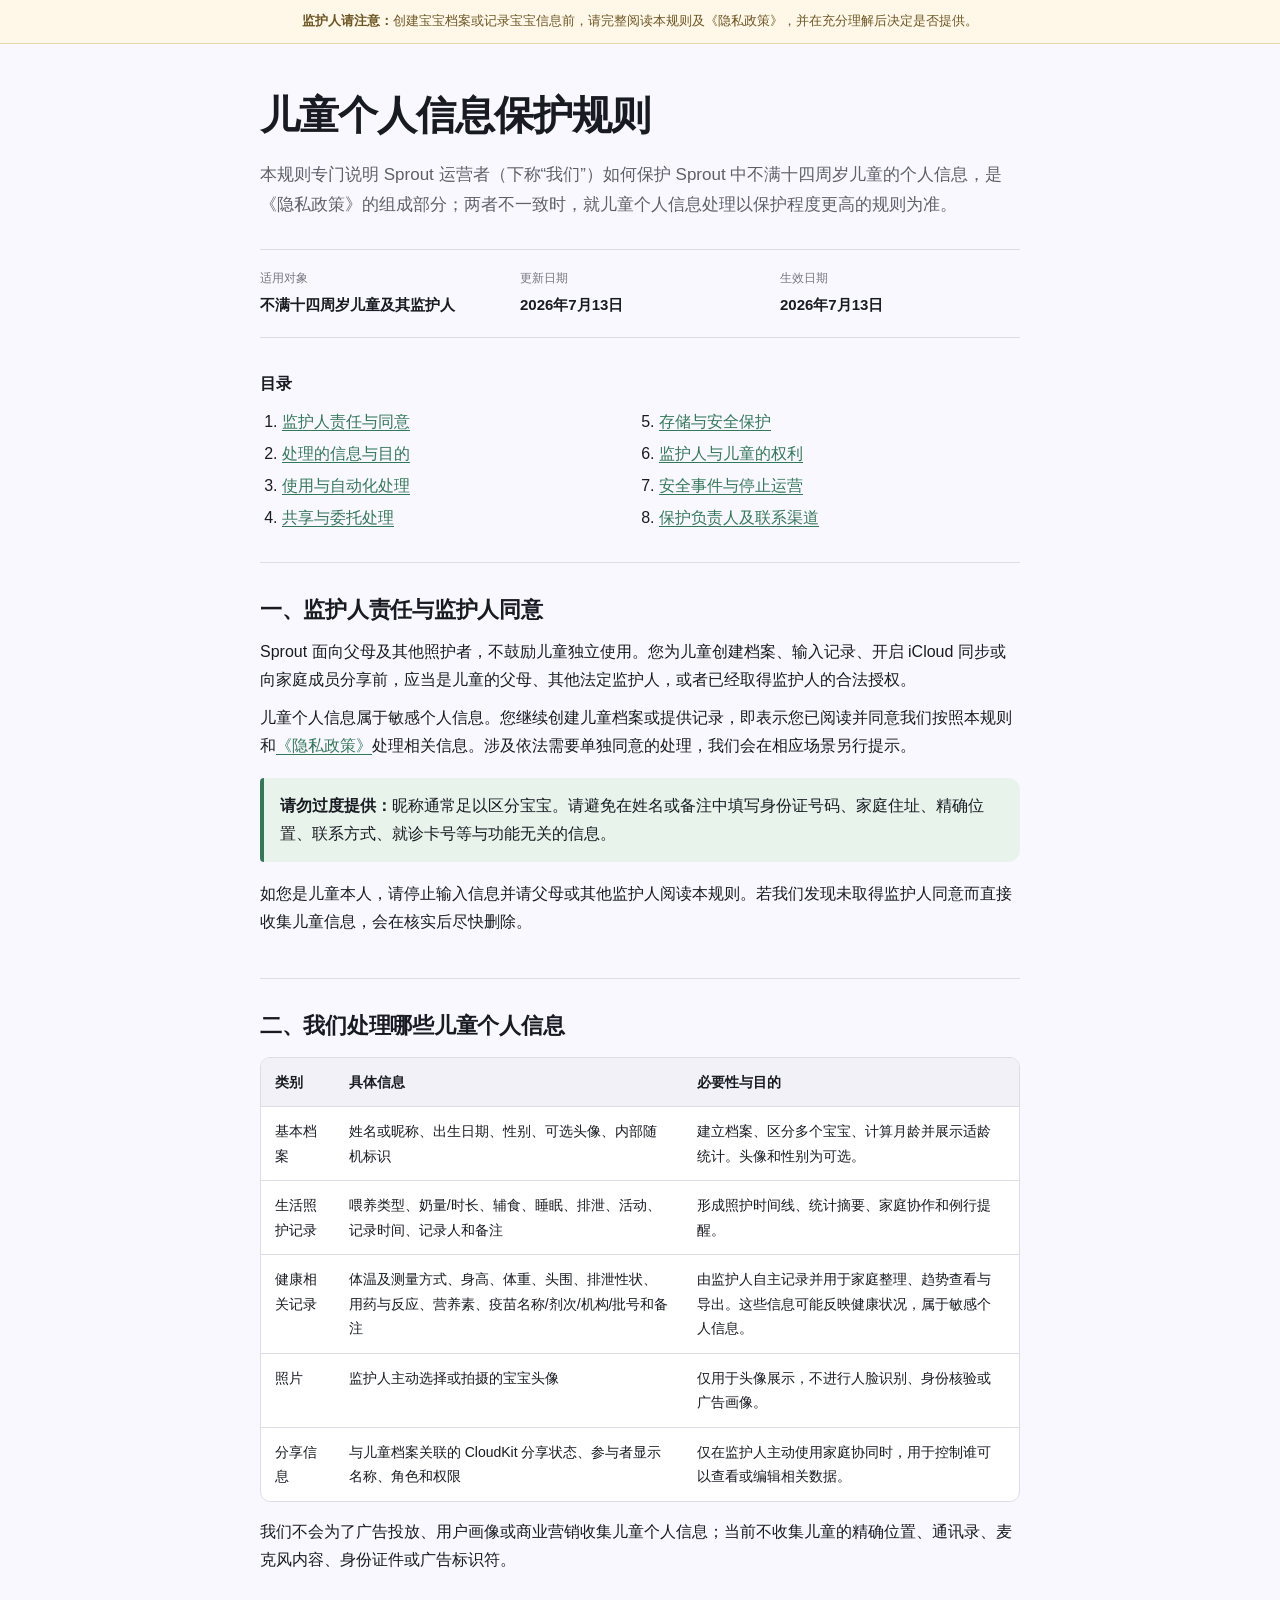
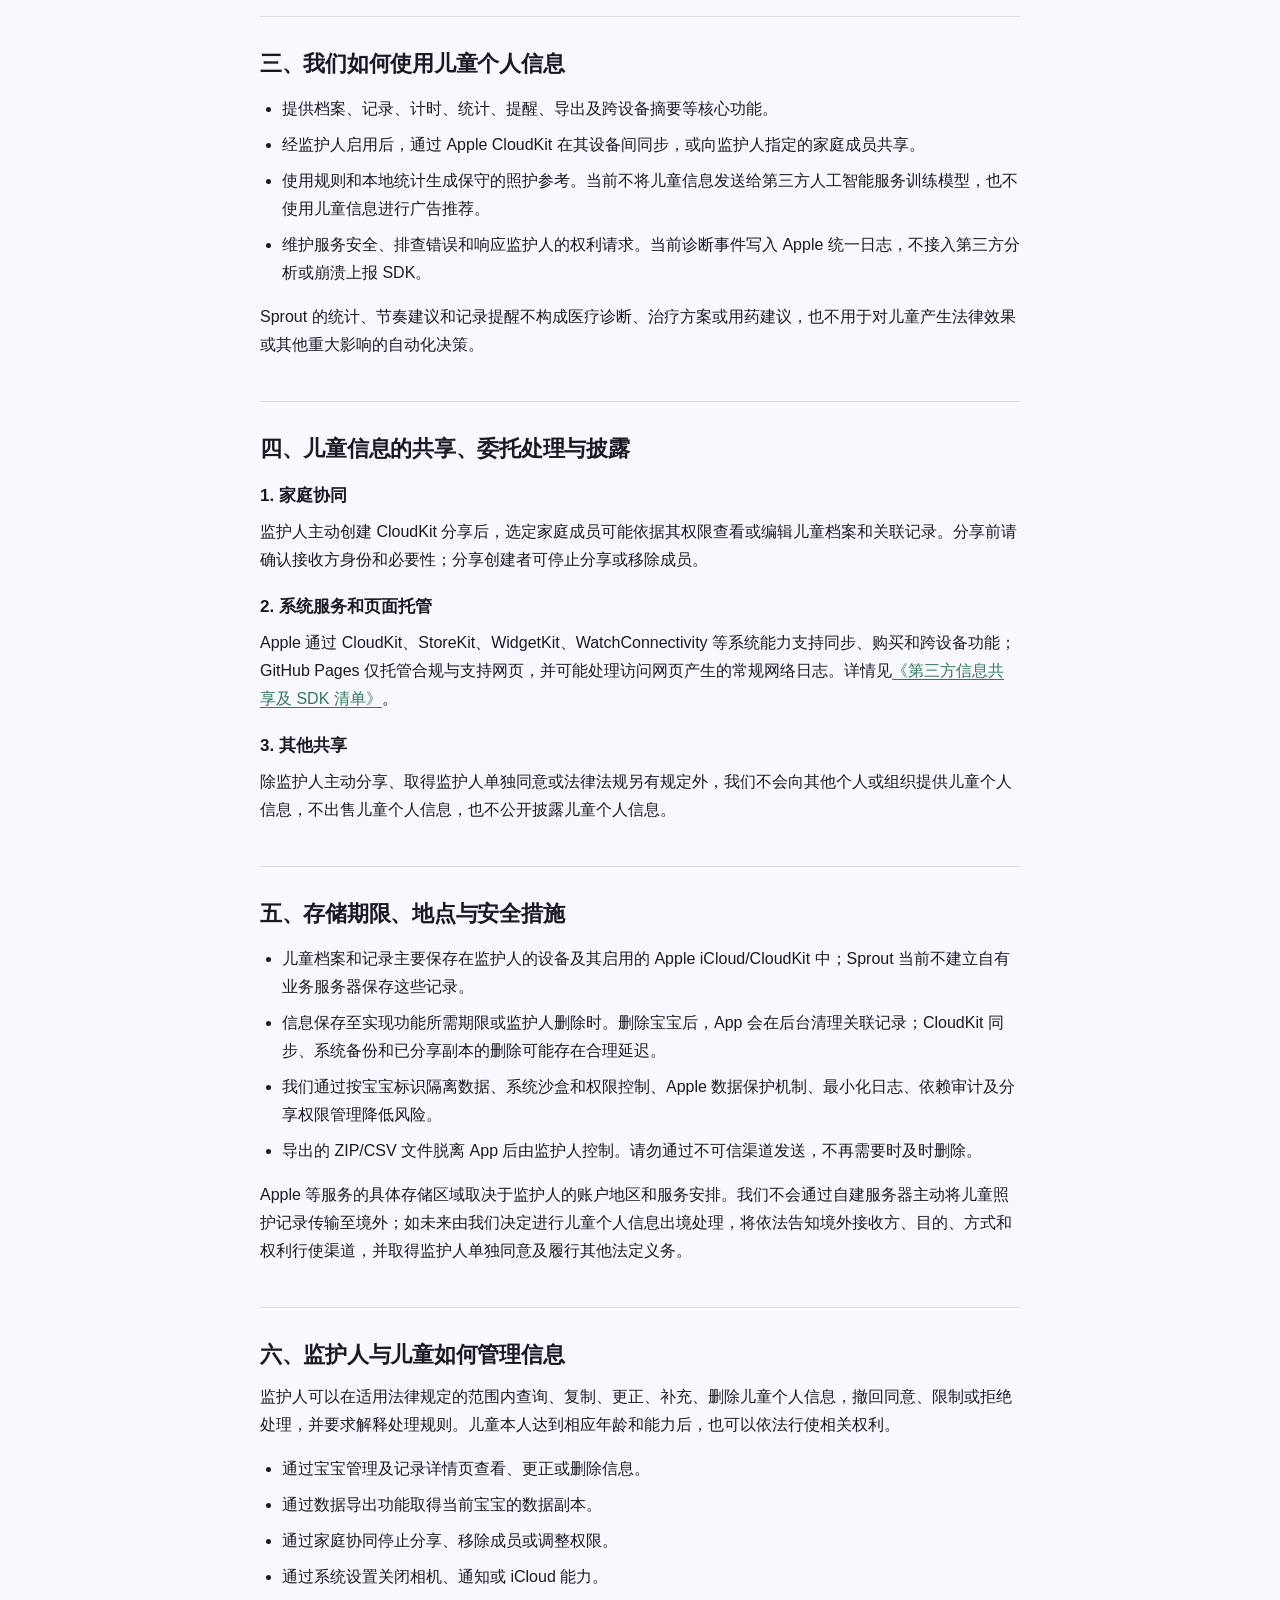
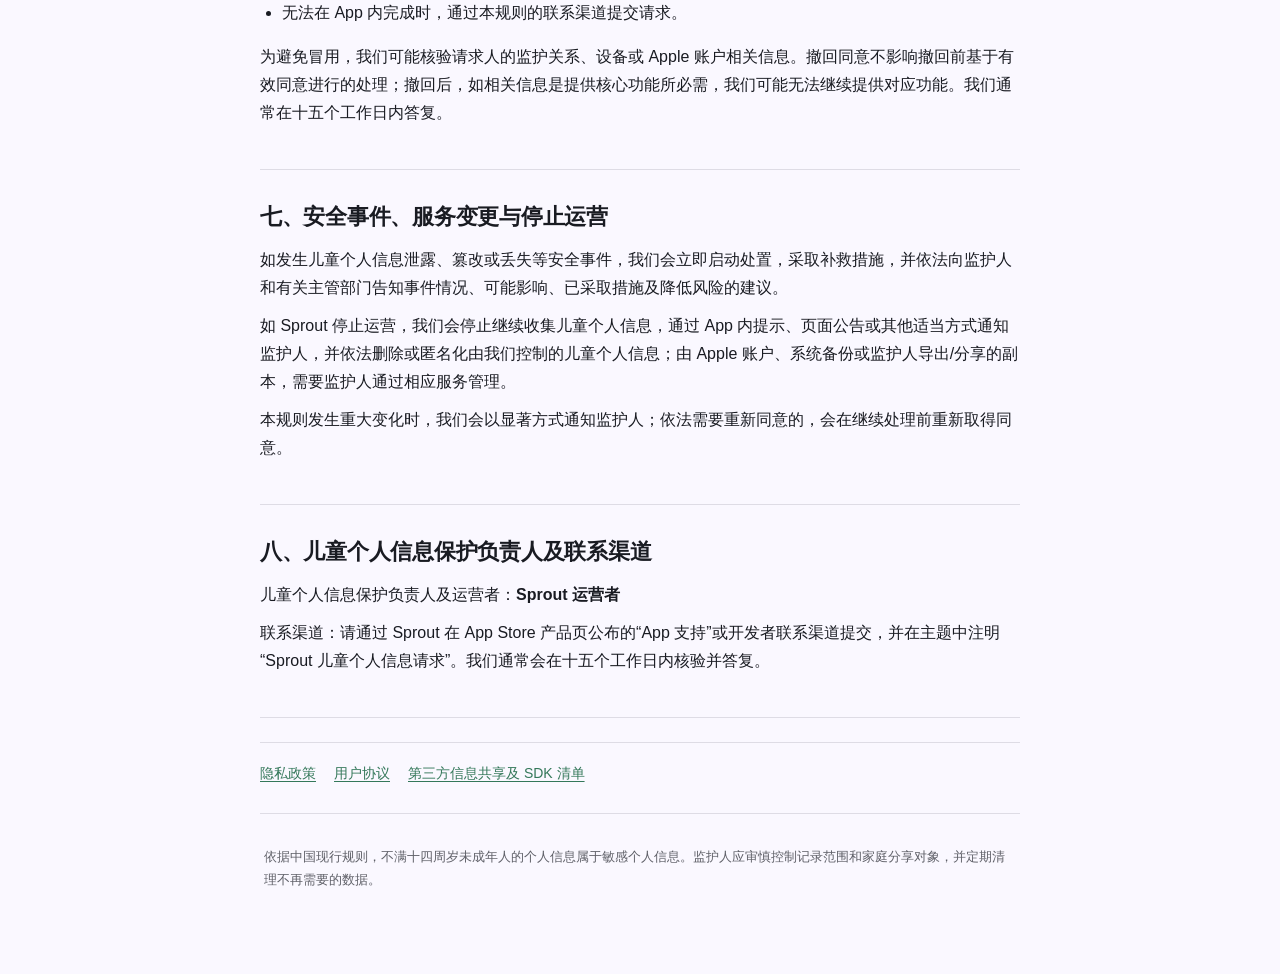
<file: children-privacy/index.html>
<!doctype html>
<html lang="zh-CN">
<head>
  <meta charset="utf-8">
  <meta name="viewport" content="width=device-width, initial-scale=1, viewport-fit=cover">
  <meta name="format-detection" content="telephone=no">
  <meta name="description" content="Sprout 儿童个人信息保护规则，面向不满十四周岁儿童的父母或其他监护人。">
  <title>儿童个人信息保护规则｜Sprout</title>
  <link rel="stylesheet" href="../legal.css">
</head>
<body>
  <div class="notice"><strong>监护人请注意：</strong>创建宝宝档案或记录宝宝信息前，请完整阅读本规则及《隐私政策》，并在充分理解后决定是否提供。</div>

  <main class="page">
    <p class="eyebrow">SPROUT · CHILDREN'S PRIVACY</p>
    <h1>儿童个人信息保护规则</h1>
    <p class="intro">本规则专门说明 Sprout 运营者（下称“我们”）如何保护 Sprout 中不满十四周岁儿童的个人信息，是《隐私政策》的组成部分；两者不一致时，就儿童个人信息处理以保护程度更高的规则为准。</p>

    <section class="meta" aria-label="规则信息">
      <div class="meta-card"><span>适用对象</span><strong>不满十四周岁儿童及其监护人</strong></div>
      <div class="meta-card"><span>更新日期</span><strong>2026年7月13日</strong></div>
      <div class="meta-card"><span>生效日期</span><strong>2026年7月13日</strong></div>
    </section>

    <nav class="toc" aria-label="目录">
      <strong>目录</strong>
      <ol>
        <li><a href="#guardian">监护人责任与同意</a></li>
        <li><a href="#information">处理的信息与目的</a></li>
        <li><a href="#use">使用与自动化处理</a></li>
        <li><a href="#sharing">共享与委托处理</a></li>
        <li><a href="#storage">存储与安全保护</a></li>
        <li><a href="#rights">监护人与儿童的权利</a></li>
        <li><a href="#incident">安全事件与停止运营</a></li>
        <li><a href="#contact">保护负责人及联系渠道</a></li>
      </ol>
    </nav>

    <section class="section" id="guardian">
      <h2>一、监护人责任与监护人同意</h2>
      <p>Sprout 面向父母及其他照护者，不鼓励儿童独立使用。您为儿童创建档案、输入记录、开启 iCloud 同步或向家庭成员分享前，应当是儿童的父母、其他法定监护人，或者已经取得监护人的合法授权。</p>
      <p>儿童个人信息属于敏感个人信息。您继续创建儿童档案或提供记录，即表示您已阅读并同意我们按照本规则和<a href="../privacy/index.html">《隐私政策》</a>处理相关信息。涉及依法需要单独同意的处理，我们会在相应场景另行提示。</p>
      <div class="callout"><strong>请勿过度提供：</strong>昵称通常足以区分宝宝。请避免在姓名或备注中填写身份证号码、家庭住址、精确位置、联系方式、就诊卡号等与功能无关的信息。</div>
      <p>如您是儿童本人，请停止输入信息并请父母或其他监护人阅读本规则。若我们发现未取得监护人同意而直接收集儿童信息，会在核实后尽快删除。</p>
    </section>

    <section class="section" id="information">
      <h2>二、我们处理哪些儿童个人信息</h2>
      <div class="table-wrap">
        <table>
          <thead><tr><th>类别</th><th>具体信息</th><th>必要性与目的</th></tr></thead>
          <tbody>
            <tr><td>基本档案</td><td>姓名或昵称、出生日期、性别、可选头像、内部随机标识</td><td>建立档案、区分多个宝宝、计算月龄并展示适龄统计。头像和性别为可选。</td></tr>
            <tr><td>生活照护记录</td><td>喂养类型、奶量/时长、辅食、睡眠、排泄、活动、记录时间、记录人和备注</td><td>形成照护时间线、统计摘要、家庭协作和例行提醒。</td></tr>
            <tr><td>健康相关记录</td><td>体温及测量方式、身高、体重、头围、排泄性状、用药与反应、营养素、疫苗名称/剂次/机构/批号和备注</td><td>由监护人自主记录并用于家庭整理、趋势查看与导出。这些信息可能反映健康状况，属于敏感个人信息。</td></tr>
            <tr><td>照片</td><td>监护人主动选择或拍摄的宝宝头像</td><td>仅用于头像展示，不进行人脸识别、身份核验或广告画像。</td></tr>
            <tr><td>分享信息</td><td>与儿童档案关联的 CloudKit 分享状态、参与者显示名称、角色和权限</td><td>仅在监护人主动使用家庭协同时，用于控制谁可以查看或编辑相关数据。</td></tr>
          </tbody>
        </table>
      </div>
      <p>我们不会为了广告投放、用户画像或商业营销收集儿童个人信息；当前不收集儿童的精确位置、通讯录、麦克风内容、身份证件或广告标识符。</p>
    </section>

    <section class="section" id="use">
      <h2>三、我们如何使用儿童个人信息</h2>
      <ul>
        <li>提供档案、记录、计时、统计、提醒、导出及跨设备摘要等核心功能。</li>
        <li>经监护人启用后，通过 Apple CloudKit 在其设备间同步，或向监护人指定的家庭成员共享。</li>
        <li>使用规则和本地统计生成保守的照护参考。当前不将儿童信息发送给第三方人工智能服务训练模型，也不使用儿童信息进行广告推荐。</li>
        <li>维护服务安全、排查错误和响应监护人的权利请求。当前诊断事件写入 Apple 统一日志，不接入第三方分析或崩溃上报 SDK。</li>
      </ul>
      <p>Sprout 的统计、节奏建议和记录提醒不构成医疗诊断、治疗方案或用药建议，也不用于对儿童产生法律效果或其他重大影响的自动化决策。</p>
    </section>

    <section class="section" id="sharing">
      <h2>四、儿童信息的共享、委托处理与披露</h2>
      <h3>1. 家庭协同</h3>
      <p>监护人主动创建 CloudKit 分享后，选定家庭成员可能依据其权限查看或编辑儿童档案和关联记录。分享前请确认接收方身份和必要性；分享创建者可停止分享或移除成员。</p>
      <h3>2. 系统服务和页面托管</h3>
      <p>Apple 通过 CloudKit、StoreKit、WidgetKit、WatchConnectivity 等系统能力支持同步、购买和跨设备功能；GitHub Pages 仅托管合规与支持网页，并可能处理访问网页产生的常规网络日志。详情见<a href="../sdk/index.html">《第三方信息共享及 SDK 清单》</a>。</p>
      <h3>3. 其他共享</h3>
      <p>除监护人主动分享、取得监护人单独同意或法律法规另有规定外，我们不会向其他个人或组织提供儿童个人信息，不出售儿童个人信息，也不公开披露儿童个人信息。</p>
    </section>

    <section class="section" id="storage">
      <h2>五、存储期限、地点与安全措施</h2>
      <ul>
        <li>儿童档案和记录主要保存在监护人的设备及其启用的 Apple iCloud/CloudKit 中；Sprout 当前不建立自有业务服务器保存这些记录。</li>
        <li>信息保存至实现功能所需期限或监护人删除时。删除宝宝后，App 会在后台清理关联记录；CloudKit 同步、系统备份和已分享副本的删除可能存在合理延迟。</li>
        <li>我们通过按宝宝标识隔离数据、系统沙盒和权限控制、Apple 数据保护机制、最小化日志、依赖审计及分享权限管理降低风险。</li>
        <li>导出的 ZIP/CSV 文件脱离 App 后由监护人控制。请勿通过不可信渠道发送，不再需要时及时删除。</li>
      </ul>
      <p>Apple 等服务的具体存储区域取决于监护人的账户地区和服务安排。我们不会通过自建服务器主动将儿童照护记录传输至境外；如未来由我们决定进行儿童个人信息出境处理，将依法告知境外接收方、目的、方式和权利行使渠道，并取得监护人单独同意及履行其他法定义务。</p>
    </section>

    <section class="section" id="rights">
      <h2>六、监护人与儿童如何管理信息</h2>
      <p>监护人可以在适用法律规定的范围内查询、复制、更正、补充、删除儿童个人信息，撤回同意、限制或拒绝处理，并要求解释处理规则。儿童本人达到相应年龄和能力后，也可以依法行使相关权利。</p>
      <ul>
        <li>通过宝宝管理及记录详情页查看、更正或删除信息。</li>
        <li>通过数据导出功能取得当前宝宝的数据副本。</li>
        <li>通过家庭协同停止分享、移除成员或调整权限。</li>
        <li>通过系统设置关闭相机、通知或 iCloud 能力。</li>
        <li>无法在 App 内完成时，通过本规则的联系渠道提交请求。</li>
      </ul>
      <p>为避免冒用，我们可能核验请求人的监护关系、设备或 Apple 账户相关信息。撤回同意不影响撤回前基于有效同意进行的处理；撤回后，如相关信息是提供核心功能所必需，我们可能无法继续提供对应功能。我们通常在十五个工作日内答复。</p>
    </section>

    <section class="section" id="incident">
      <h2>七、安全事件、服务变更与停止运营</h2>
      <p>如发生儿童个人信息泄露、篡改或丢失等安全事件，我们会立即启动处置，采取补救措施，并依法向监护人和有关主管部门告知事件情况、可能影响、已采取措施及降低风险的建议。</p>
      <p>如 Sprout 停止运营，我们会停止继续收集儿童个人信息，通过 App 内提示、页面公告或其他适当方式通知监护人，并依法删除或匿名化由我们控制的儿童个人信息；由 Apple 账户、系统备份或监护人导出/分享的副本，需要监护人通过相应服务管理。</p>
      <p>本规则发生重大变化时，我们会以显著方式通知监护人；依法需要重新同意的，会在继续处理前重新取得同意。</p>
    </section>

    <section class="section" id="contact">
      <h2>八、儿童个人信息保护负责人及联系渠道</h2>
      <p>儿童个人信息保护负责人及运营者：<strong>Sprout 运营者</strong></p>
      <p>联系渠道：请通过 Sprout 在 App Store 产品页公布的“App 支持”或开发者联系渠道提交，并在主题中注明“Sprout 儿童个人信息请求”。我们通常会在十五个工作日内核验并答复。</p>
    </section>

    <nav class="legal-nav" aria-label="相关规则">
      <a href="../privacy/index.html">隐私政策</a>
      <a href="../terms/index.html">用户协议</a>
      <a href="../sdk/index.html">第三方信息共享及 SDK 清单</a>
    </nav>

    <footer class="footnote">
      <p>依据中国现行规则，不满十四周岁未成年人的个人信息属于敏感个人信息。监护人应审慎控制记录范围和家庭分享对象，并定期清理不再需要的数据。</p>
    </footer>
  </main>
</body>
</html>
</file>
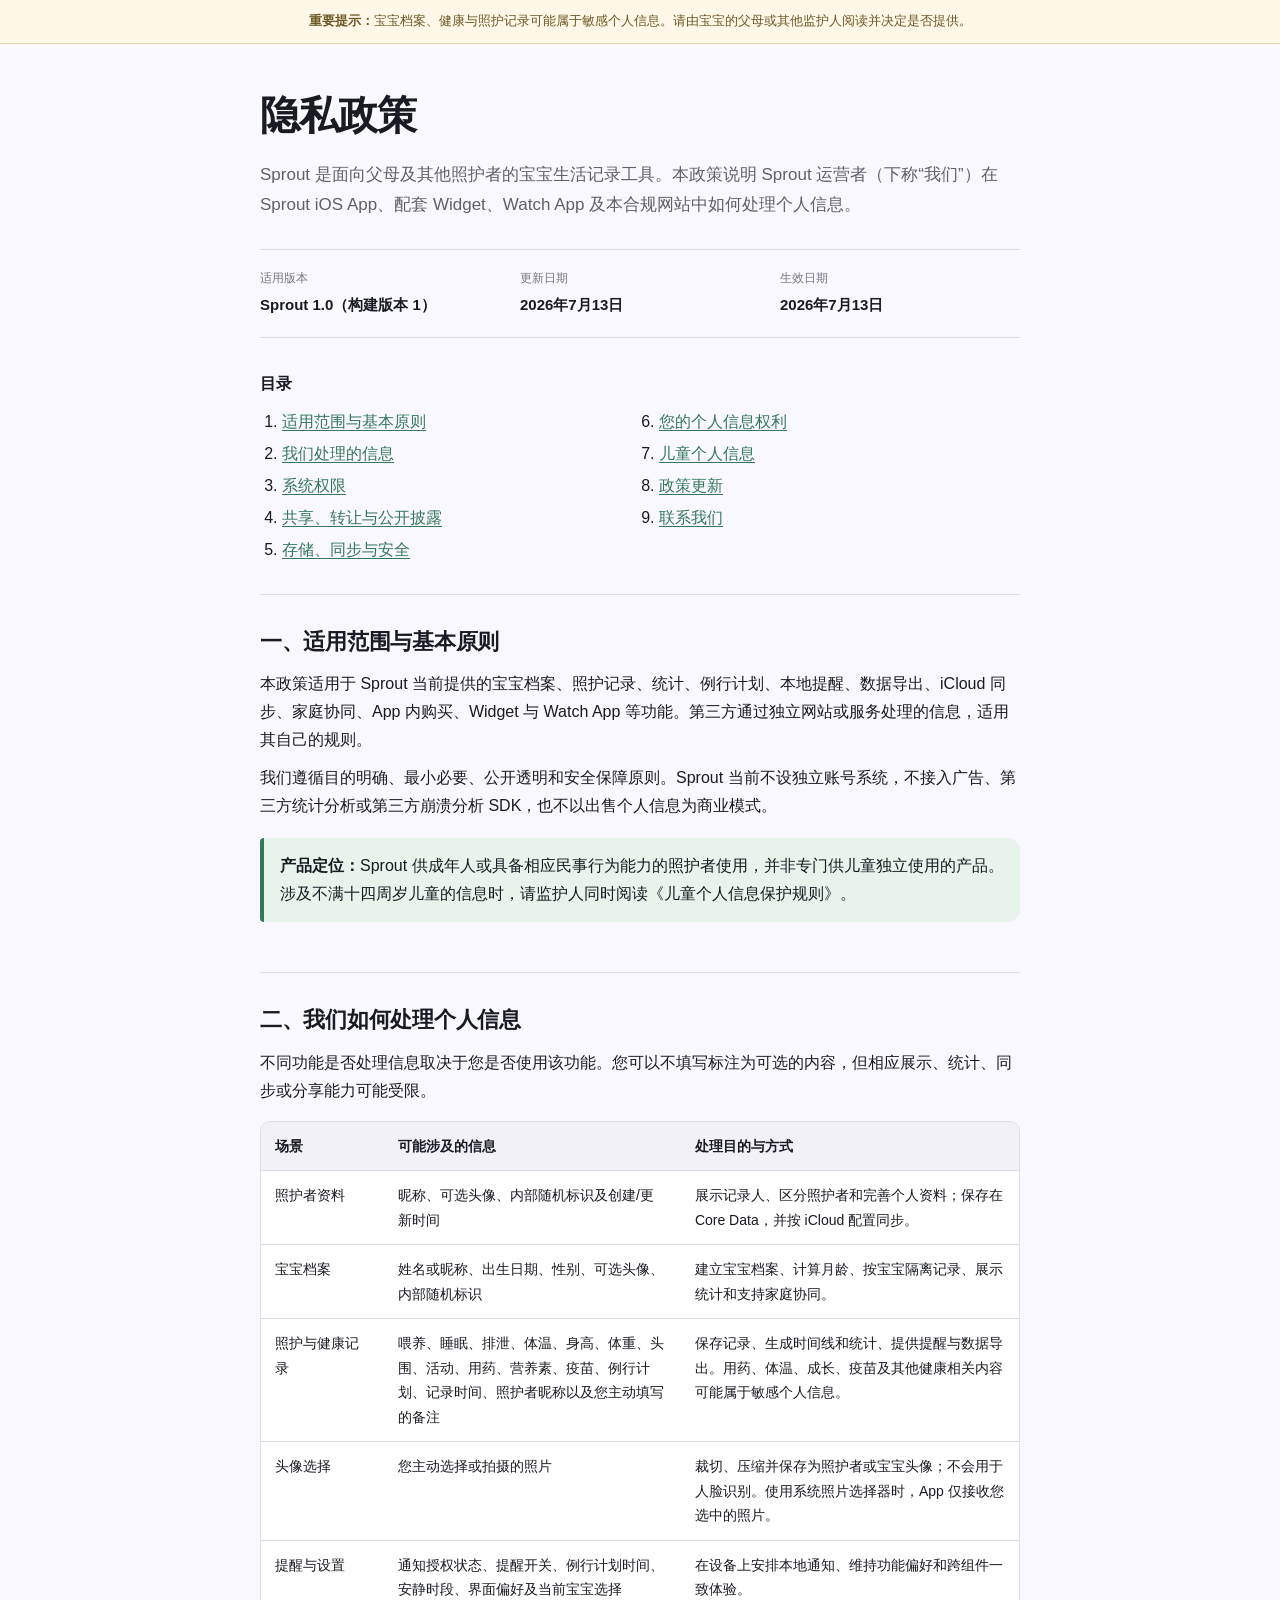
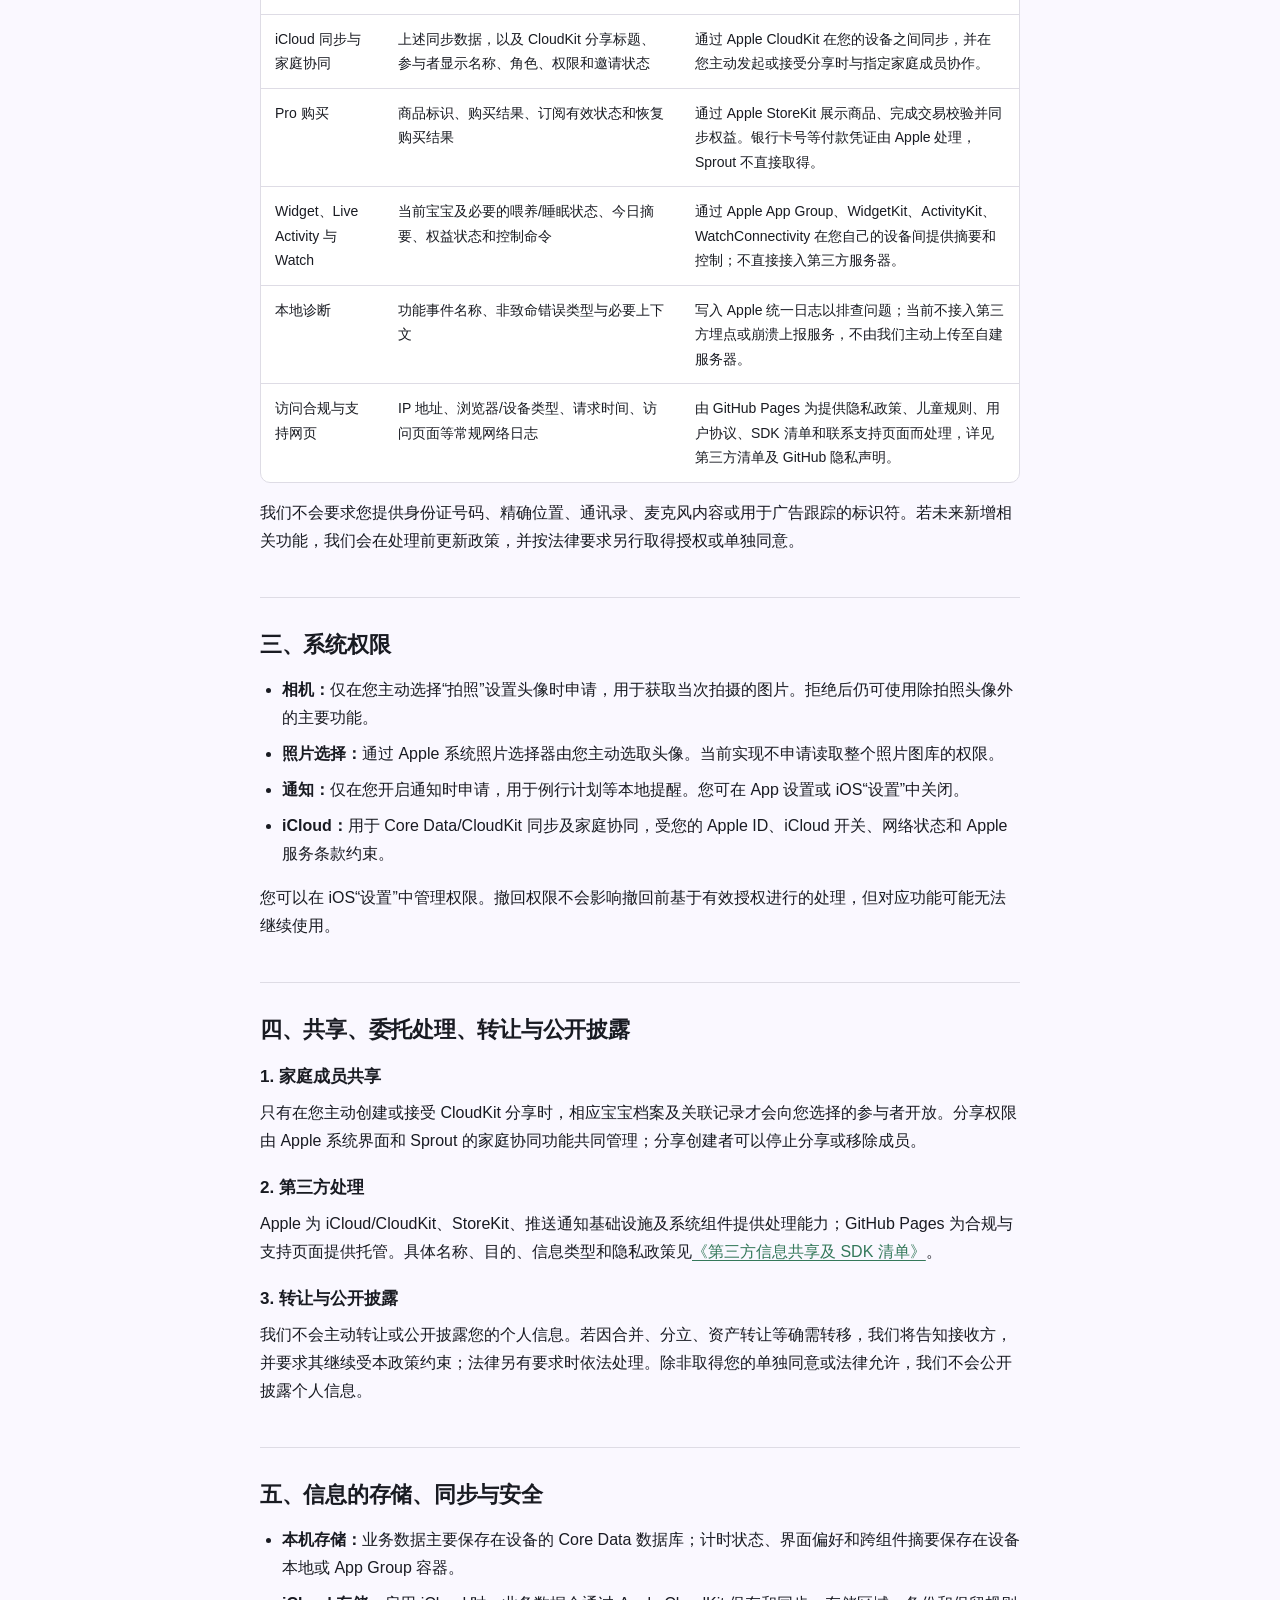
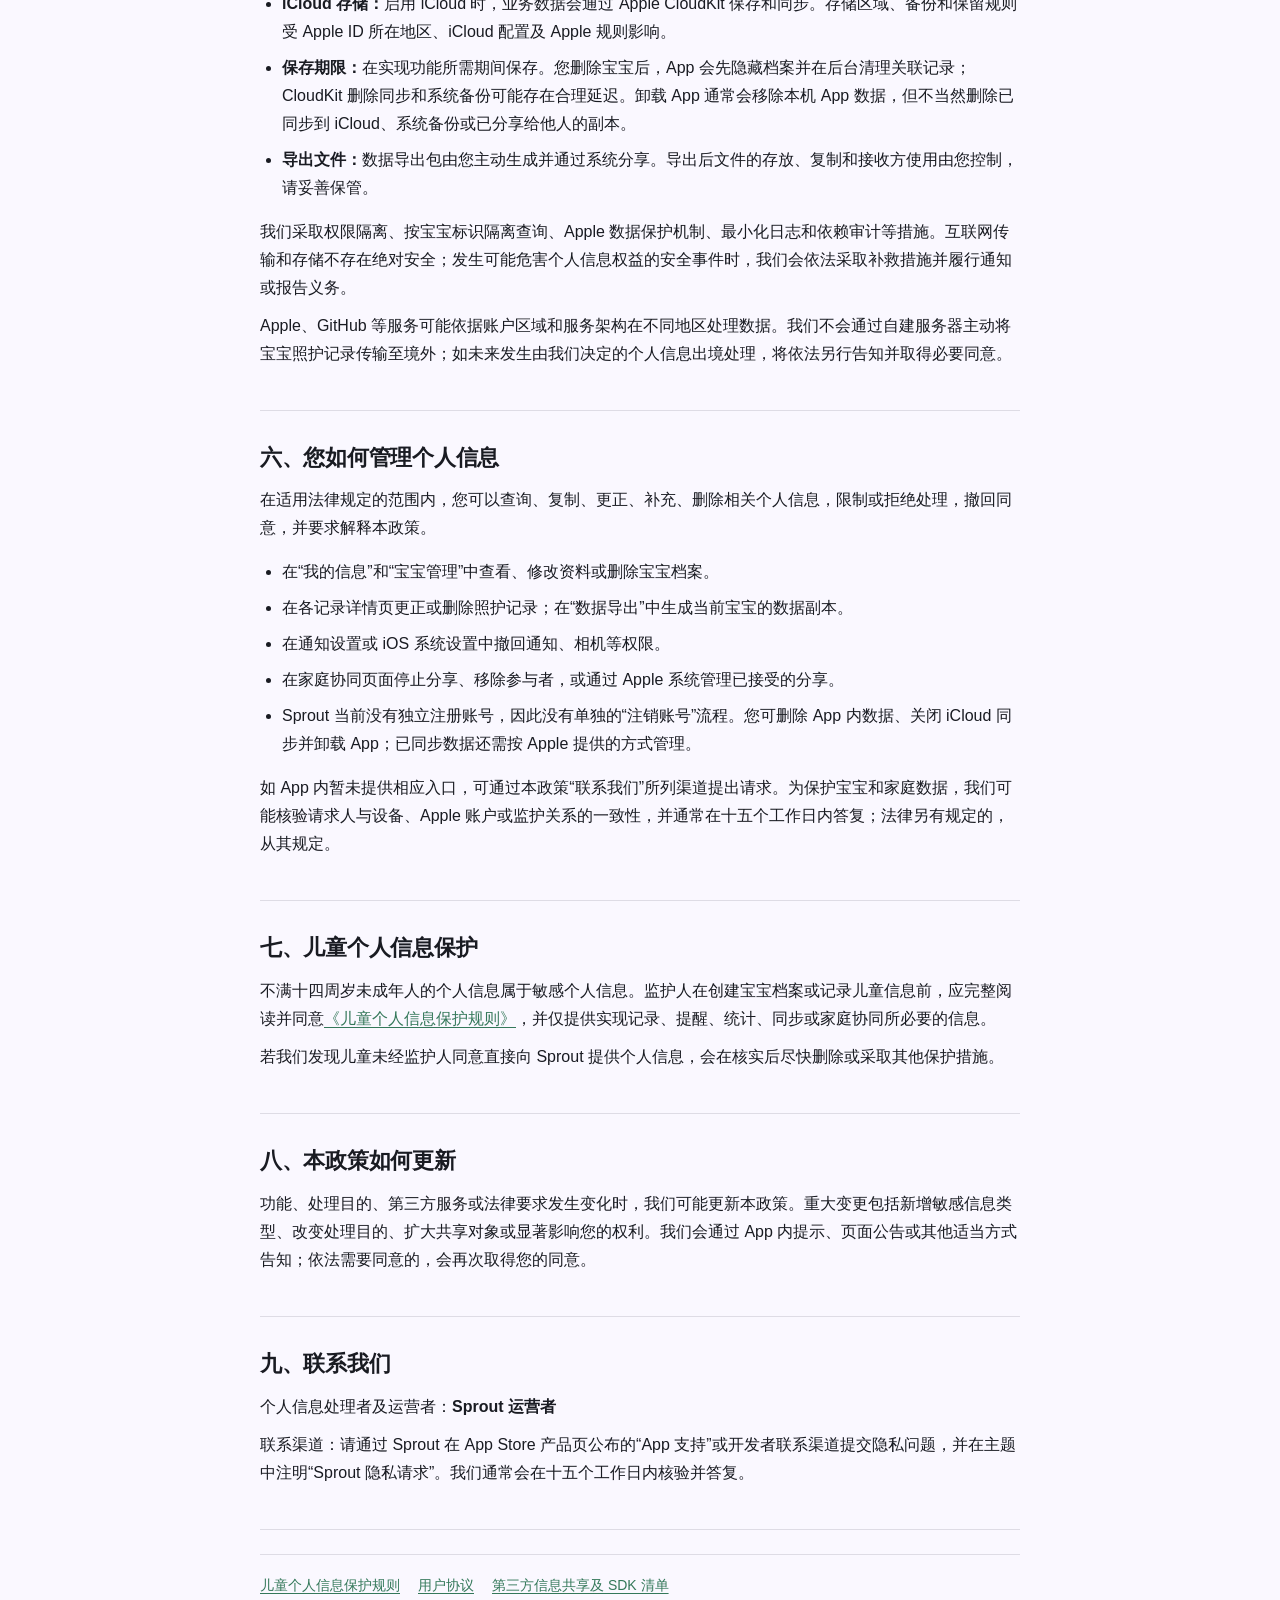
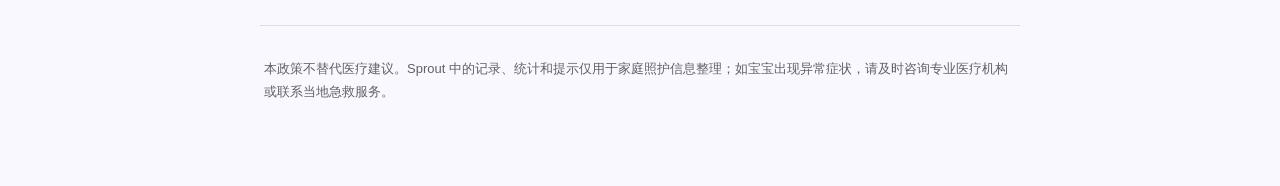
<file: privacy/index.html>
<!doctype html>
<html lang="zh-CN">
<head>
  <meta charset="utf-8">
  <meta name="viewport" content="width=device-width, initial-scale=1, viewport-fit=cover">
  <meta name="format-detection" content="telephone=no">
  <meta name="description" content="Sprout 隐私政策，说明个人信息的收集、使用、存储、共享与权利保障。">
  <title>隐私政策｜Sprout</title>
  <link rel="stylesheet" href="../legal.css">
</head>
<body>
  <div class="notice"><strong>重要提示：</strong>宝宝档案、健康与照护记录可能属于敏感个人信息。请由宝宝的父母或其他监护人阅读并决定是否提供。</div>

  <main class="page">
    <p class="eyebrow">SPROUT · PRIVACY POLICY</p>
    <h1>隐私政策</h1>
    <p class="intro">Sprout 是面向父母及其他照护者的宝宝生活记录工具。本政策说明 Sprout 运营者（下称“我们”）在 Sprout iOS App、配套 Widget、Watch App 及本合规网站中如何处理个人信息。</p>

    <section class="meta" aria-label="政策信息">
      <div class="meta-card"><span>适用版本</span><strong>Sprout 1.0（构建版本 1）</strong></div>
      <div class="meta-card"><span>更新日期</span><strong>2026年7月13日</strong></div>
      <div class="meta-card"><span>生效日期</span><strong>2026年7月13日</strong></div>
    </section>

    <nav class="toc" aria-label="目录">
      <strong>目录</strong>
      <ol>
        <li><a href="#scope">适用范围与基本原则</a></li>
        <li><a href="#collection">我们处理的信息</a></li>
        <li><a href="#permissions">系统权限</a></li>
        <li><a href="#sharing">共享、转让与公开披露</a></li>
        <li><a href="#storage">存储、同步与安全</a></li>
        <li><a href="#rights">您的个人信息权利</a></li>
        <li><a href="#children">儿童个人信息</a></li>
        <li><a href="#changes">政策更新</a></li>
        <li><a href="#contact">联系我们</a></li>
      </ol>
    </nav>

    <section class="section" id="scope">
      <h2>一、适用范围与基本原则</h2>
      <p>本政策适用于 Sprout 当前提供的宝宝档案、照护记录、统计、例行计划、本地提醒、数据导出、iCloud 同步、家庭协同、App 内购买、Widget 与 Watch App 等功能。第三方通过独立网站或服务处理的信息，适用其自己的规则。</p>
      <p>我们遵循目的明确、最小必要、公开透明和安全保障原则。Sprout 当前不设独立账号系统，不接入广告、第三方统计分析或第三方崩溃分析 SDK，也不以出售个人信息为商业模式。</p>
      <div class="callout"><strong>产品定位：</strong>Sprout 供成年人或具备相应民事行为能力的照护者使用，并非专门供儿童独立使用的产品。涉及不满十四周岁儿童的信息时，请监护人同时阅读《儿童个人信息保护规则》。</div>
    </section>

    <section class="section" id="collection">
      <h2>二、我们如何处理个人信息</h2>
      <p>不同功能是否处理信息取决于您是否使用该功能。您可以不填写标注为可选的内容，但相应展示、统计、同步或分享能力可能受限。</p>
      <div class="table-wrap">
        <table>
          <thead><tr><th>场景</th><th>可能涉及的信息</th><th>处理目的与方式</th></tr></thead>
          <tbody>
            <tr><td>照护者资料</td><td>昵称、可选头像、内部随机标识及创建/更新时间</td><td>展示记录人、区分照护者和完善个人资料；保存在 Core Data，并按 iCloud 配置同步。</td></tr>
            <tr><td>宝宝档案</td><td>姓名或昵称、出生日期、性别、可选头像、内部随机标识</td><td>建立宝宝档案、计算月龄、按宝宝隔离记录、展示统计和支持家庭协同。</td></tr>
            <tr><td>照护与健康记录</td><td>喂养、睡眠、排泄、体温、身高、体重、头围、活动、用药、营养素、疫苗、例行计划、记录时间、照护者昵称以及您主动填写的备注</td><td>保存记录、生成时间线和统计、提供提醒与数据导出。用药、体温、成长、疫苗及其他健康相关内容可能属于敏感个人信息。</td></tr>
            <tr><td>头像选择</td><td>您主动选择或拍摄的照片</td><td>裁切、压缩并保存为照护者或宝宝头像；不会用于人脸识别。使用系统照片选择器时，App 仅接收您选中的照片。</td></tr>
            <tr><td>提醒与设置</td><td>通知授权状态、提醒开关、例行计划时间、安静时段、界面偏好及当前宝宝选择</td><td>在设备上安排本地通知、维持功能偏好和跨组件一致体验。</td></tr>
            <tr><td>iCloud 同步与家庭协同</td><td>上述同步数据，以及 CloudKit 分享标题、参与者显示名称、角色、权限和邀请状态</td><td>通过 Apple CloudKit 在您的设备之间同步，并在您主动发起或接受分享时与指定家庭成员协作。</td></tr>
            <tr><td>Pro 购买</td><td>商品标识、购买结果、订阅有效状态和恢复购买结果</td><td>通过 Apple StoreKit 展示商品、完成交易校验并同步权益。银行卡号等付款凭证由 Apple 处理，Sprout 不直接取得。</td></tr>
            <tr><td>Widget、Live Activity 与 Watch</td><td>当前宝宝及必要的喂养/睡眠状态、今日摘要、权益状态和控制命令</td><td>通过 Apple App Group、WidgetKit、ActivityKit、WatchConnectivity 在您自己的设备间提供摘要和控制；不直接接入第三方服务器。</td></tr>
            <tr><td>本地诊断</td><td>功能事件名称、非致命错误类型与必要上下文</td><td>写入 Apple 统一日志以排查问题；当前不接入第三方埋点或崩溃上报服务，不由我们主动上传至自建服务器。</td></tr>
            <tr><td>访问合规与支持网页</td><td>IP 地址、浏览器/设备类型、请求时间、访问页面等常规网络日志</td><td>由 GitHub Pages 为提供隐私政策、儿童规则、用户协议、SDK 清单和联系支持页面而处理，详见第三方清单及 GitHub 隐私声明。</td></tr>
          </tbody>
        </table>
      </div>
      <p>我们不会要求您提供身份证号码、精确位置、通讯录、麦克风内容或用于广告跟踪的标识符。若未来新增相关功能，我们会在处理前更新政策，并按法律要求另行取得授权或单独同意。</p>
    </section>

    <section class="section" id="permissions">
      <h2>三、系统权限</h2>
      <ul>
        <li><strong>相机：</strong>仅在您主动选择“拍照”设置头像时申请，用于获取当次拍摄的图片。拒绝后仍可使用除拍照头像外的主要功能。</li>
        <li><strong>照片选择：</strong>通过 Apple 系统照片选择器由您主动选取头像。当前实现不申请读取整个照片图库的权限。</li>
        <li><strong>通知：</strong>仅在您开启通知时申请，用于例行计划等本地提醒。您可在 App 设置或 iOS“设置”中关闭。</li>
        <li><strong>iCloud：</strong>用于 Core Data/CloudKit 同步及家庭协同，受您的 Apple ID、iCloud 开关、网络状态和 Apple 服务条款约束。</li>
      </ul>
      <p>您可以在 iOS“设置”中管理权限。撤回权限不会影响撤回前基于有效授权进行的处理，但对应功能可能无法继续使用。</p>
    </section>

    <section class="section" id="sharing">
      <h2>四、共享、委托处理、转让与公开披露</h2>
      <h3>1. 家庭成员共享</h3>
      <p>只有在您主动创建或接受 CloudKit 分享时，相应宝宝档案及关联记录才会向您选择的参与者开放。分享权限由 Apple 系统界面和 Sprout 的家庭协同功能共同管理；分享创建者可以停止分享或移除成员。</p>
      <h3>2. 第三方处理</h3>
      <p>Apple 为 iCloud/CloudKit、StoreKit、推送通知基础设施及系统组件提供处理能力；GitHub Pages 为合规与支持页面提供托管。具体名称、目的、信息类型和隐私政策见<a href="../sdk/index.html">《第三方信息共享及 SDK 清单》</a>。</p>
      <h3>3. 转让与公开披露</h3>
      <p>我们不会主动转让或公开披露您的个人信息。若因合并、分立、资产转让等确需转移，我们将告知接收方，并要求其继续受本政策约束；法律另有要求时依法处理。除非取得您的单独同意或法律允许，我们不会公开披露个人信息。</p>
    </section>

    <section class="section" id="storage">
      <h2>五、信息的存储、同步与安全</h2>
      <ul>
        <li><strong>本机存储：</strong>业务数据主要保存在设备的 Core Data 数据库；计时状态、界面偏好和跨组件摘要保存在设备本地或 App Group 容器。</li>
        <li><strong>iCloud 存储：</strong>启用 iCloud 时，业务数据会通过 Apple CloudKit 保存和同步。存储区域、备份和保留规则受 Apple ID 所在地区、iCloud 配置及 Apple 规则影响。</li>
        <li><strong>保存期限：</strong>在实现功能所需期间保存。您删除宝宝后，App 会先隐藏档案并在后台清理关联记录；CloudKit 删除同步和系统备份可能存在合理延迟。卸载 App 通常会移除本机 App 数据，但不当然删除已同步到 iCloud、系统备份或已分享给他人的副本。</li>
        <li><strong>导出文件：</strong>数据导出包由您主动生成并通过系统分享。导出后文件的存放、复制和接收方使用由您控制，请妥善保管。</li>
      </ul>
      <p>我们采取权限隔离、按宝宝标识隔离查询、Apple 数据保护机制、最小化日志和依赖审计等措施。互联网传输和存储不存在绝对安全；发生可能危害个人信息权益的安全事件时，我们会依法采取补救措施并履行通知或报告义务。</p>
      <p>Apple、GitHub 等服务可能依据账户区域和服务架构在不同地区处理数据。我们不会通过自建服务器主动将宝宝照护记录传输至境外；如未来发生由我们决定的个人信息出境处理，将依法另行告知并取得必要同意。</p>
    </section>

    <section class="section" id="rights">
      <h2>六、您如何管理个人信息</h2>
      <p>在适用法律规定的范围内，您可以查询、复制、更正、补充、删除相关个人信息，限制或拒绝处理，撤回同意，并要求解释本政策。</p>
      <ul>
        <li>在“我的信息”和“宝宝管理”中查看、修改资料或删除宝宝档案。</li>
        <li>在各记录详情页更正或删除照护记录；在“数据导出”中生成当前宝宝的数据副本。</li>
        <li>在通知设置或 iOS 系统设置中撤回通知、相机等权限。</li>
        <li>在家庭协同页面停止分享、移除参与者，或通过 Apple 系统管理已接受的分享。</li>
        <li>Sprout 当前没有独立注册账号，因此没有单独的“注销账号”流程。您可删除 App 内数据、关闭 iCloud 同步并卸载 App；已同步数据还需按 Apple 提供的方式管理。</li>
      </ul>
      <p>如 App 内暂未提供相应入口，可通过本政策“联系我们”所列渠道提出请求。为保护宝宝和家庭数据，我们可能核验请求人与设备、Apple 账户或监护关系的一致性，并通常在十五个工作日内答复；法律另有规定的，从其规定。</p>
    </section>

    <section class="section" id="children">
      <h2>七、儿童个人信息保护</h2>
      <p>不满十四周岁未成年人的个人信息属于敏感个人信息。监护人在创建宝宝档案或记录儿童信息前，应完整阅读并同意<a href="../children-privacy/index.html">《儿童个人信息保护规则》</a>，并仅提供实现记录、提醒、统计、同步或家庭协同所必要的信息。</p>
      <p>若我们发现儿童未经监护人同意直接向 Sprout 提供个人信息，会在核实后尽快删除或采取其他保护措施。</p>
    </section>

    <section class="section" id="changes">
      <h2>八、本政策如何更新</h2>
      <p>功能、处理目的、第三方服务或法律要求发生变化时，我们可能更新本政策。重大变更包括新增敏感信息类型、改变处理目的、扩大共享对象或显著影响您的权利。我们会通过 App 内提示、页面公告或其他适当方式告知；依法需要同意的，会再次取得您的同意。</p>
    </section>

    <section class="section" id="contact">
      <h2>九、联系我们</h2>
      <p>个人信息处理者及运营者：<strong>Sprout 运营者</strong></p>
      <p>联系渠道：请通过 Sprout 在 App Store 产品页公布的“App 支持”或开发者联系渠道提交隐私问题，并在主题中注明“Sprout 隐私请求”。我们通常会在十五个工作日内核验并答复。</p>
    </section>

    <nav class="legal-nav" aria-label="相关规则">
      <a href="../children-privacy/index.html">儿童个人信息保护规则</a>
      <a href="../terms/index.html">用户协议</a>
      <a href="../sdk/index.html">第三方信息共享及 SDK 清单</a>
    </nav>

    <footer class="footnote">
      <p>本政策不替代医疗建议。Sprout 中的记录、统计和提示仅用于家庭照护信息整理；如宝宝出现异常症状，请及时咨询专业医疗机构或联系当地急救服务。</p>
    </footer>
  </main>
</body>
</html>
</file>
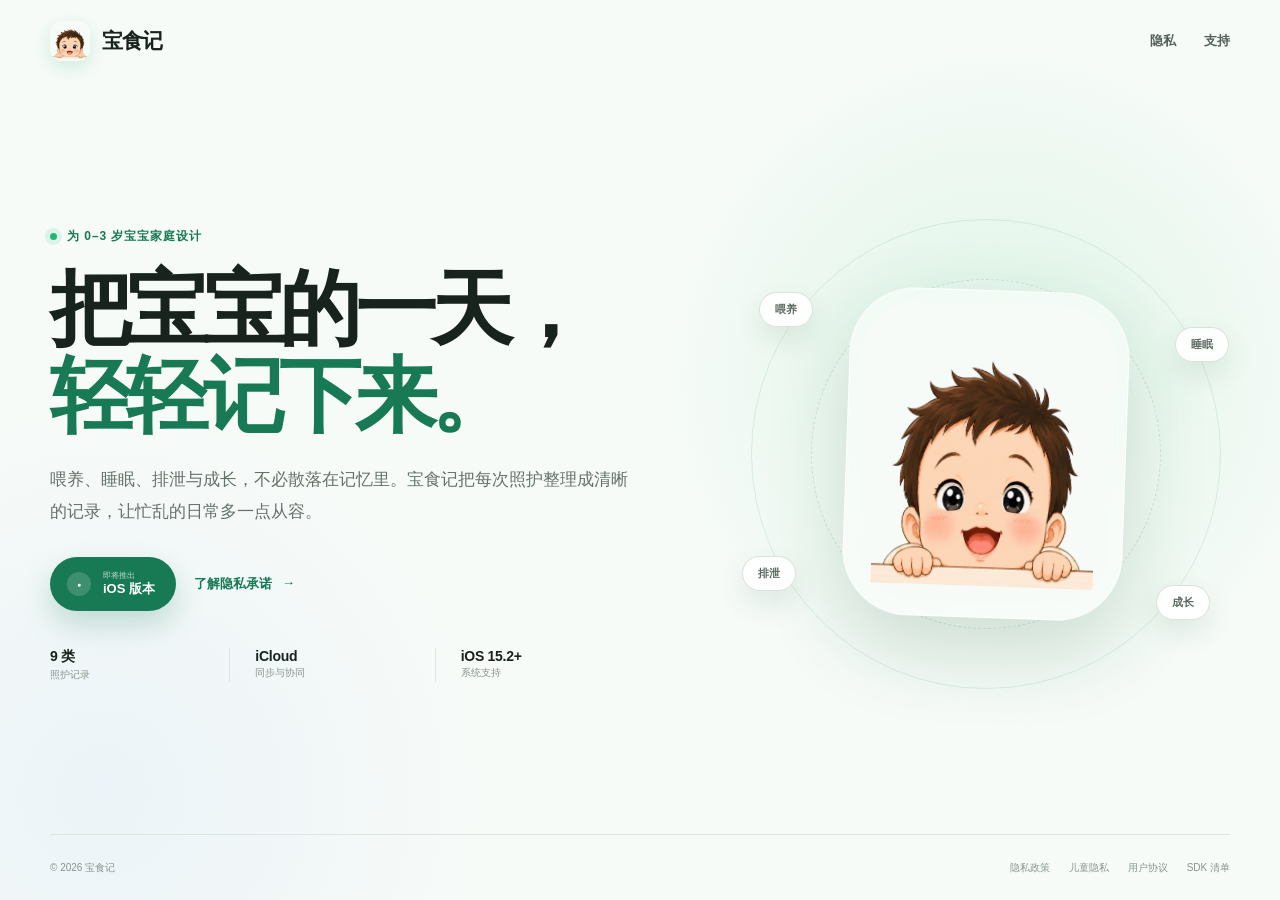
<file: public/index.html>
<!doctype html>
<html lang="zh-CN">
<head>
  <meta charset="utf-8">
  <meta name="viewport" content="width=device-width, initial-scale=1, viewport-fit=cover">
  <meta name="theme-color" content="#f7fbf8">
  <meta name="format-detection" content="telephone=no">
  <meta name="description" content="宝食记是为 0–3 岁宝宝家庭打造的 iOS 照护记录工具，让喂养、睡眠、排泄和成长记录清晰汇聚在一起。">
  <meta property="og:type" content="website">
  <meta property="og:locale" content="zh_CN">
  <meta property="og:title" content="宝食记｜把宝宝的一天，轻轻记下来">
  <meta property="og:description" content="温和、清晰、低干扰的宝宝照护记录工具。">
  <meta property="og:url" content="https://sprout-pages.vercel.app/">
  <meta property="og:image" content="https://sprout-pages.vercel.app/assets/app-icon.png">
  <title>宝食记｜宝宝照护记录</title>
  <link rel="icon" href="assets/app-icon.png" type="image/png">
  <link rel="apple-touch-icon" href="assets/app-icon.png">
  <link rel="stylesheet" href="homepage.css">
</head>
<body>
  <a class="skip-link" href="#main">跳到主要内容</a>

  <div class="page-shell">
    <header class="site-header">
      <a class="brand" href="/" aria-label="宝食记首页">
        <img src="assets/app-icon.png" alt="" width="40" height="40">
        <span>宝食记</span>
      </a>
      <nav aria-label="主导航">
        <a href="privacy/">隐私</a>
        <a href="support/">支持</a>
      </nav>
    </header>

    <main id="main" class="hero">
      <div class="hero-copy">
        <p class="eyebrow"><span aria-hidden="true"></span>为 0–3 岁宝宝家庭设计</p>
        <h1>把宝宝的一天，<br><em>轻轻记下来。</em></h1>
        <p class="lede">喂养、睡眠、排泄与成长，不必散落在记忆里。宝食记把每次照护整理成清晰的记录，让忙乱的日常多一点从容。</p>

        <div class="actions">
          <span class="primary-action" aria-label="iOS 版本正在准备中">
            <span class="apple" aria-hidden="true">●</span>
            <span><small>即将推出</small><strong>iOS 版本</strong></span>
          </span>
          <a class="secondary-action" href="privacy/">了解隐私承诺 <span aria-hidden="true">→</span></a>
        </div>

        <dl class="facts" aria-label="产品特点">
          <div><dt>9 类</dt><dd>照护记录</dd></div>
          <div><dt>iCloud</dt><dd>同步与协同</dd></div>
          <div><dt>iOS 15.2+</dt><dd>系统支持</dd></div>
        </dl>
      </div>

      <div class="brand-visual" aria-label="宝食记 App 图标">
        <div class="halo halo-outer" aria-hidden="true"></div>
        <div class="halo halo-inner" aria-hidden="true"></div>
        <div class="icon-card">
          <img src="assets/app-icon.png" alt="宝食记宝宝 Logo" width="300" height="300">
        </div>
        <span class="feature-tag tag-feeding">喂养</span>
        <span class="feature-tag tag-sleep">睡眠</span>
        <span class="feature-tag tag-growth">成长</span>
        <span class="feature-tag tag-diaper">排泄</span>
      </div>
    </main>

    <footer class="site-footer">
      <span>© 2026 宝食记</span>
      <nav aria-label="规则与支持">
        <a href="privacy/">隐私政策</a>
        <a href="children-privacy/">儿童隐私</a>
        <a href="terms/">用户协议</a>
        <a href="sdk/">SDK 清单</a>
      </nav>
    </footer>
  </div>
</body>
</html>
</file>
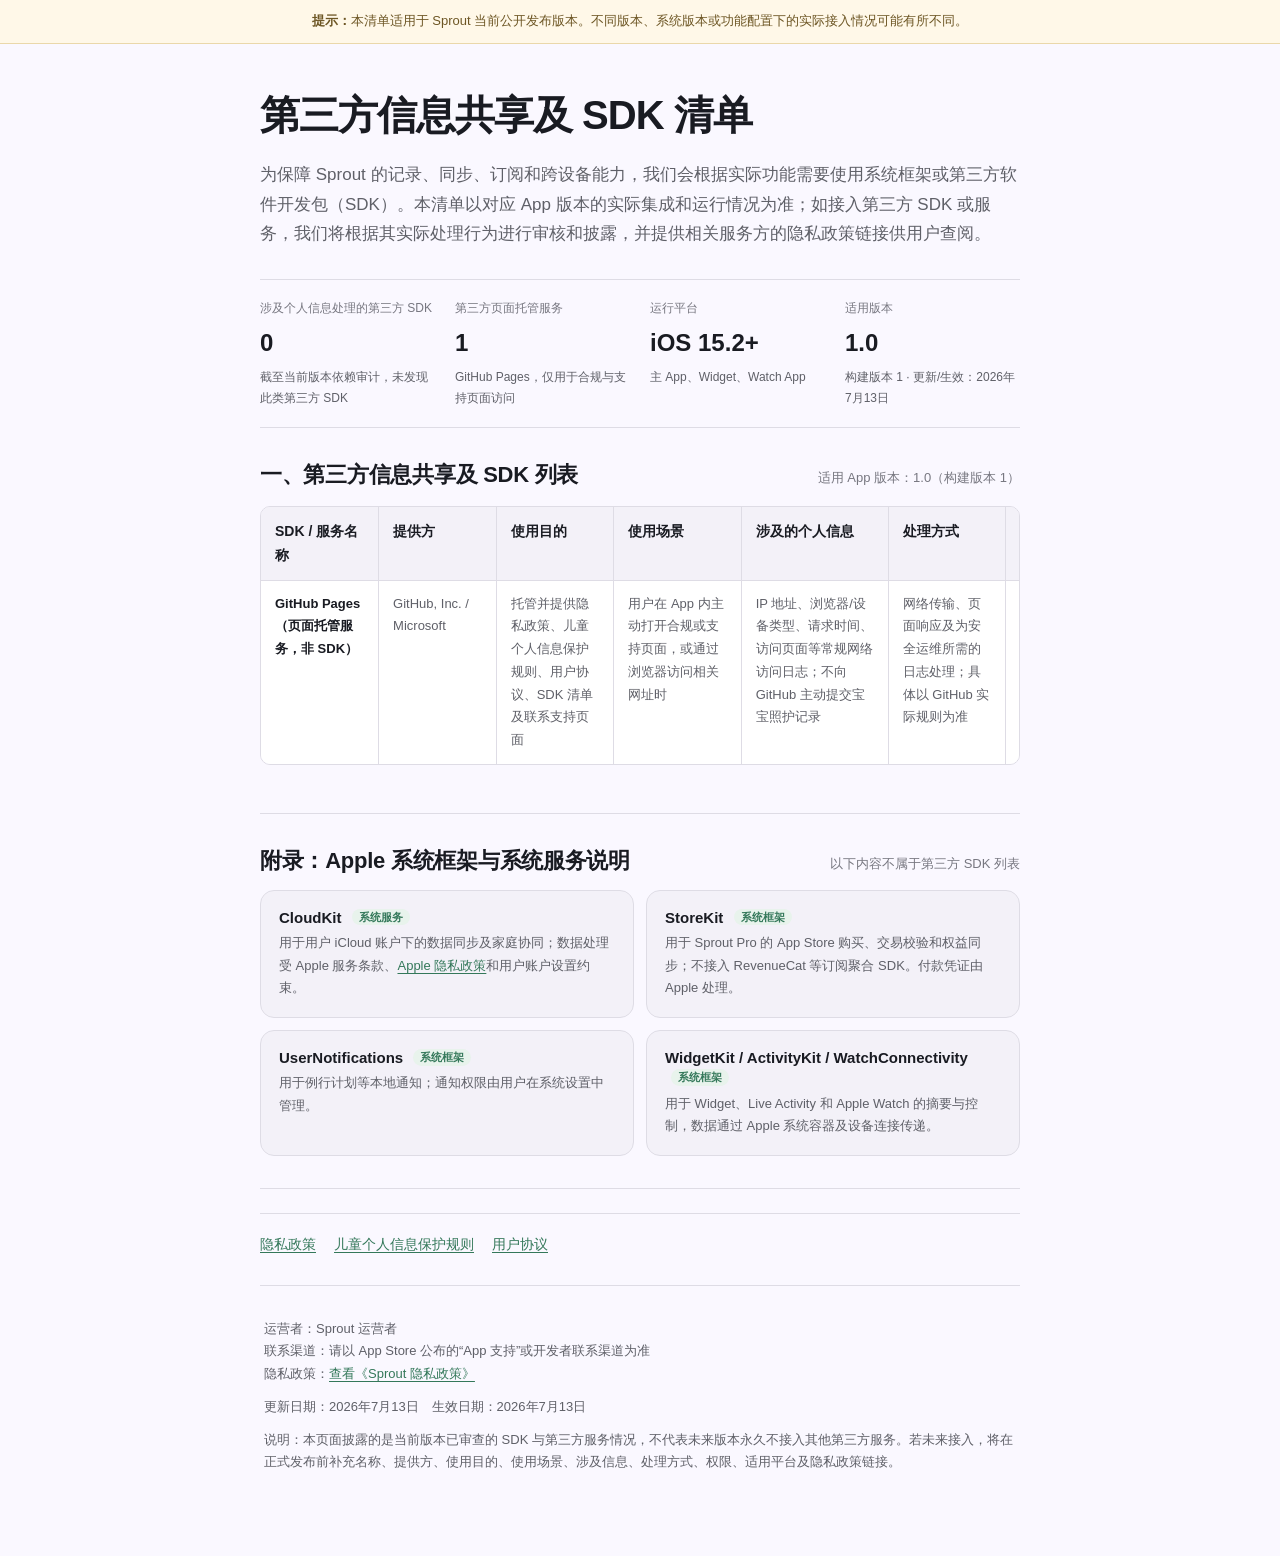
<file: sdk/index.html>
<!doctype html>
<html lang="zh-CN">
<head>
  <meta charset="utf-8">
  <meta name="viewport" content="width=device-width, initial-scale=1, viewport-fit=cover">
  <meta name="format-detection" content="telephone=no">
  <meta name="description" content="Sprout 第三方信息共享及 SDK 清单，披露当前版本使用的第三方服务与 Apple 系统能力。">
  <title>第三方信息共享及 SDK 清单｜Sprout</title>
  <link rel="stylesheet" href="../legal.css">
</head>
<body>
  <div class="notice"><strong>提示：</strong>本清单适用于 Sprout 当前公开发布版本。不同版本、系统版本或功能配置下的实际接入情况可能有所不同。</div>

  <main class="page">
    <p class="eyebrow">SPROUT · PRIVACY TRANSPARENCY</p>
    <h1>第三方信息共享及 SDK 清单</h1>
    <p class="intro">为保障 Sprout 的记录、同步、订阅和跨设备能力，我们会根据实际功能需要使用系统框架或第三方软件开发包（SDK）。本清单以对应 App 版本的实际集成和运行情况为准；如接入第三方 SDK 或服务，我们将根据其实际处理行为进行审核和披露，并提供相关服务方的隐私政策链接供用户查阅。</p>

    <section class="meta meta-four" aria-label="清单摘要">
      <div class="meta-card"><span class="label">涉及个人信息处理的第三方 SDK</span><strong class="value">0</strong><span class="detail">截至当前版本依赖审计，未发现此类第三方 SDK</span></div>
      <div class="meta-card"><span class="label">第三方页面托管服务</span><strong class="value">1</strong><span class="detail">GitHub Pages，仅用于合规与支持页面访问</span></div>
      <div class="meta-card"><span class="label">运行平台</span><strong class="value">iOS 15.2+</strong><span class="detail">主 App、Widget、Watch App</span></div>
      <div class="meta-card"><span class="label">适用版本</span><strong class="value">1.0</strong><span class="detail">构建版本 1 · 更新/生效：2026年7月13日</span></div>
    </section>

    <section class="section" aria-labelledby="third-party-title">
      <div class="section-heading">
        <h2 id="third-party-title">一、第三方信息共享及 SDK 列表</h2>
        <p>适用 App 版本：1.0（构建版本 1）</p>
      </div>
      <div class="table-wrap sdk-table">
        <table>
          <thead>
            <tr><th>SDK / 服务名称</th><th>提供方</th><th>使用目的</th><th>使用场景</th><th>涉及的个人信息</th><th>处理方式</th><th>系统权限</th><th>适用平台</th><th>第三方隐私政策</th></tr>
          </thead>
          <tbody>
            <tr>
              <td>GitHub Pages（页面托管服务，非 SDK）</td>
              <td data-label="提供方">GitHub, Inc. / Microsoft</td>
              <td data-label="使用目的">托管并提供隐私政策、儿童个人信息保护规则、用户协议、SDK 清单及联系支持页面</td>
              <td data-label="使用场景">用户在 App 内主动打开合规或支持页面，或通过浏览器访问相关网址时</td>
              <td data-label="涉及的个人信息">IP 地址、浏览器/设备类型、请求时间、访问页面等常规网络访问日志；不向 GitHub 主动提交宝宝照护记录</td>
              <td data-label="处理方式">网络传输、页面响应及为安全运维所需的日志处理；具体以 GitHub 实际规则为准</td>
              <td data-label="系统权限">无</td>
              <td data-label="适用平台">iOS / Web</td>
              <td data-label="第三方隐私政策"><a href="https://docs.github.com/en/site-policy/privacy-policies/github-general-privacy-statement" rel="noopener noreferrer">GitHub 隐私声明</a></td>
            </tr>
          </tbody>
        </table>
      </div>
    </section>

    <section class="section" aria-labelledby="apple-title">
      <div class="section-heading">
        <h2 id="apple-title">附录：Apple 系统框架与系统服务说明</h2>
        <p>以下内容不属于第三方 SDK 列表</p>
      </div>
      <div class="system-list">
        <article class="system-item"><h3>CloudKit <span class="badge">系统服务</span></h3><p>用于用户 iCloud 账户下的数据同步及家庭协同；数据处理受 Apple 服务条款、<a href="https://www.apple.com/legal/privacy/" rel="noopener noreferrer">Apple 隐私政策</a>和用户账户设置约束。</p></article>
        <article class="system-item"><h3>StoreKit <span class="badge">系统框架</span></h3><p>用于 Sprout Pro 的 App Store 购买、交易校验和权益同步；不接入 RevenueCat 等订阅聚合 SDK。付款凭证由 Apple 处理。</p></article>
        <article class="system-item"><h3>UserNotifications <span class="badge">系统框架</span></h3><p>用于例行计划等本地通知；通知权限由用户在系统设置中管理。</p></article>
        <article class="system-item"><h3>WidgetKit / ActivityKit / WatchConnectivity <span class="badge">系统框架</span></h3><p>用于 Widget、Live Activity 和 Apple Watch 的摘要与控制，数据通过 Apple 系统容器及设备连接传递。</p></article>
      </div>
    </section>

    <nav class="legal-nav" aria-label="相关规则">
      <a href="../privacy/index.html">隐私政策</a>
      <a href="../children-privacy/index.html">儿童个人信息保护规则</a>
      <a href="../terms/index.html">用户协议</a>
    </nav>

    <footer class="footnote">
      <p>运营者：Sprout 运营者<br>联系渠道：请以 App Store 公布的“App 支持”或开发者联系渠道为准<br>隐私政策：<a href="../privacy/index.html">查看《Sprout 隐私政策》</a></p>
      <p>更新日期：2026年7月13日　生效日期：2026年7月13日</p>
      <p>说明：本页面披露的是当前版本已审查的 SDK 与第三方服务情况，不代表未来版本永久不接入其他第三方服务。若未来接入，将在正式发布前补充名称、提供方、使用目的、使用场景、涉及信息、处理方式、权限、适用平台及隐私政策链接。</p>
    </footer>
  </main>
</body>
</html>
</file>
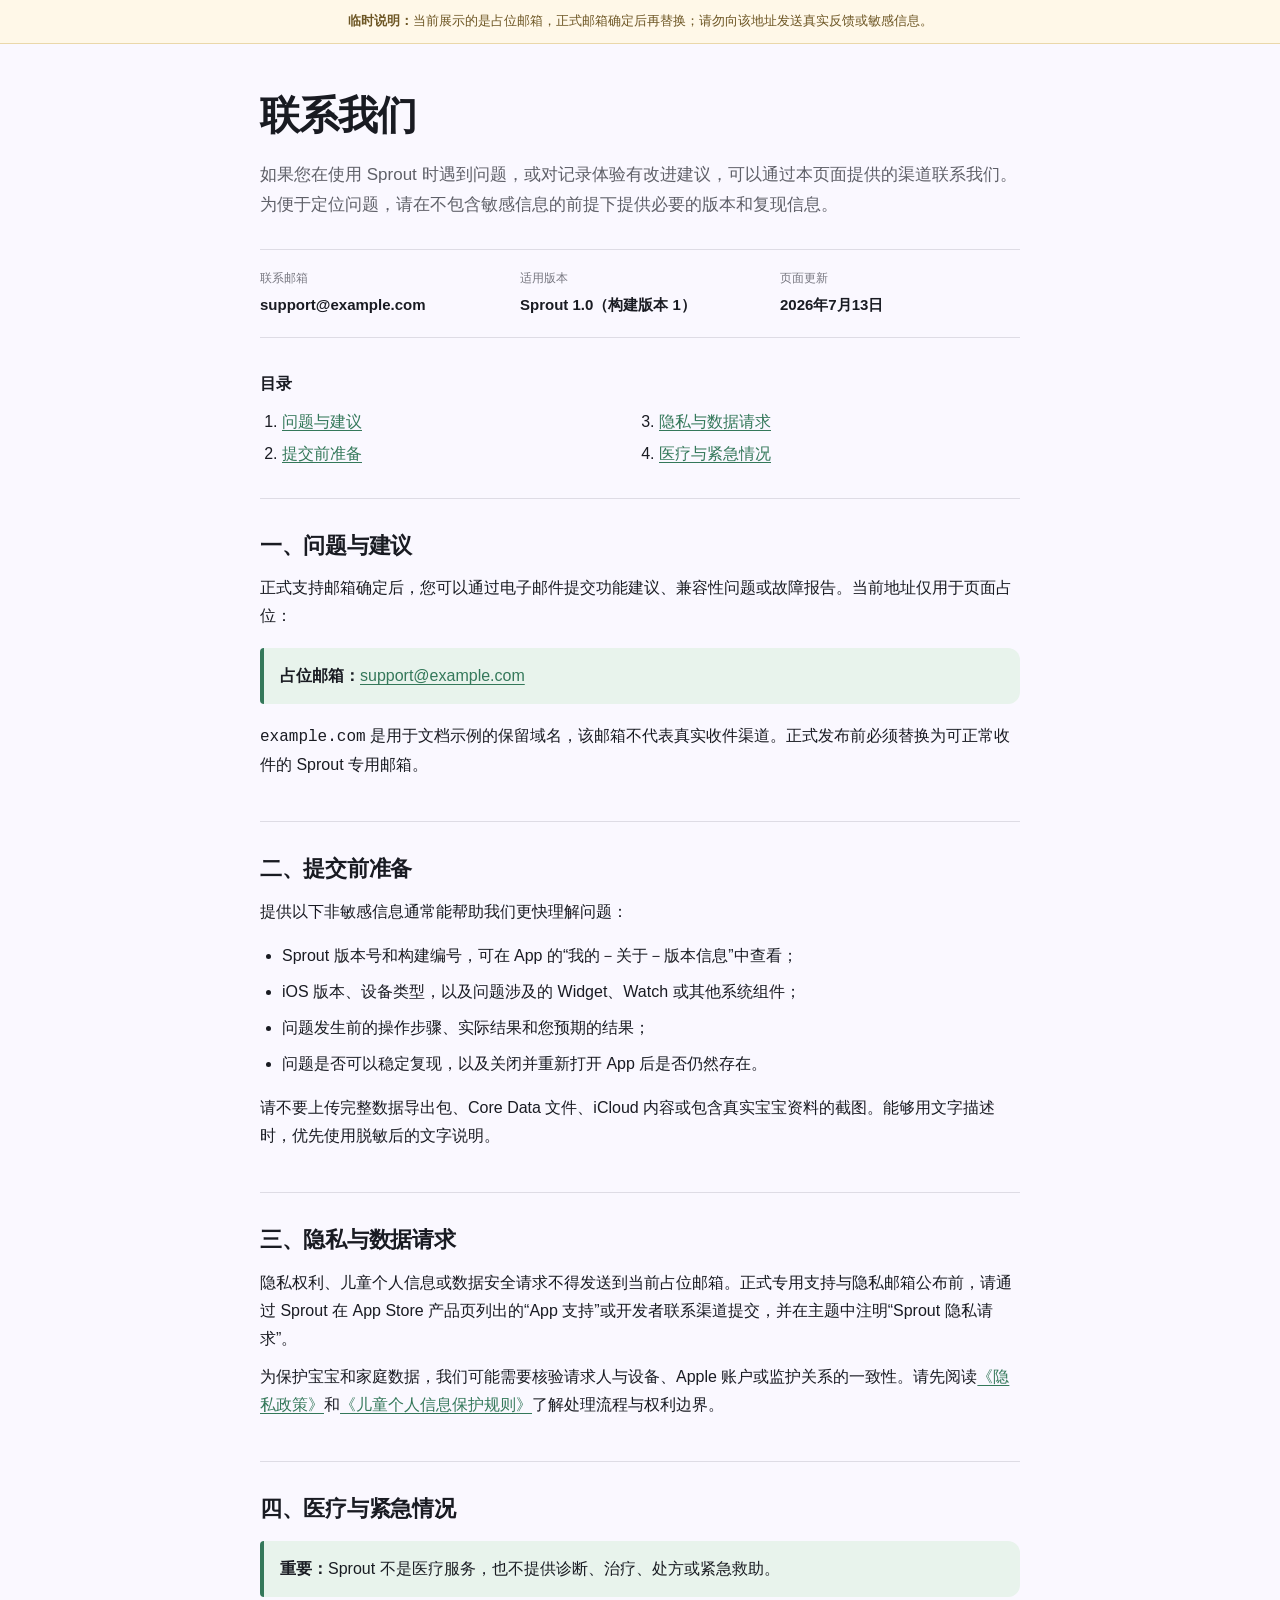
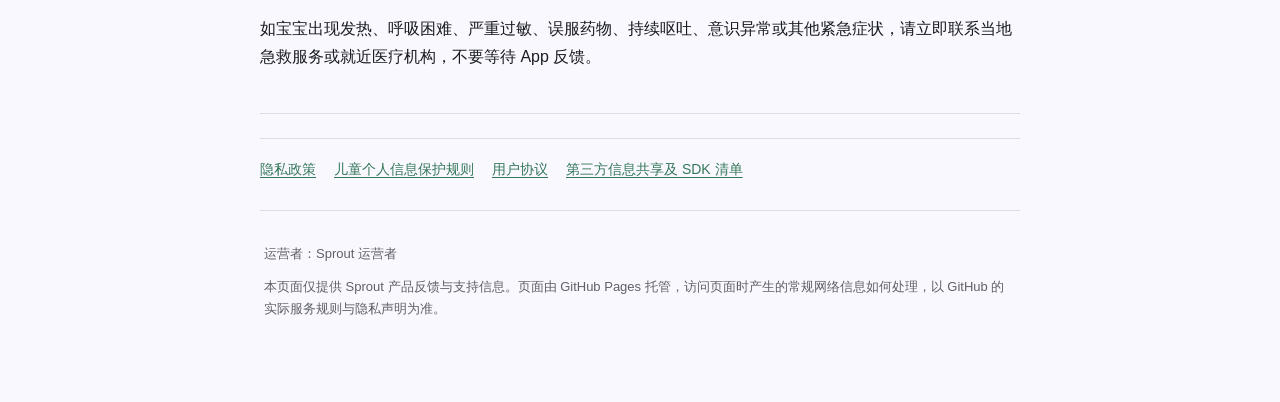
<file: support/index.html>
<!doctype html>
<html lang="zh-CN">
<head>
  <meta charset="utf-8">
  <meta name="viewport" content="width=device-width, initial-scale=1, viewport-fit=cover">
  <meta name="format-detection" content="telephone=no">
  <meta name="description" content="Sprout 联系与支持页面，提供问题反馈渠道、提交建议和隐私提醒。">
  <title>联系我们｜Sprout</title>
  <link rel="stylesheet" href="../legal.css">
</head>
<body>
  <div class="notice"><strong>临时说明：</strong>当前展示的是占位邮箱，正式邮箱确定后再替换；请勿向该地址发送真实反馈或敏感信息。</div>

  <main class="page">
    <p class="eyebrow">SPROUT · SUPPORT</p>
    <h1>联系我们</h1>
    <p class="intro">如果您在使用 Sprout 时遇到问题，或对记录体验有改进建议，可以通过本页面提供的渠道联系我们。为便于定位问题，请在不包含敏感信息的前提下提供必要的版本和复现信息。</p>

    <section class="meta" aria-label="支持信息">
      <div class="meta-card"><span>联系邮箱</span><strong>support@example.com</strong></div>
      <div class="meta-card"><span>适用版本</span><strong>Sprout 1.0（构建版本 1）</strong></div>
      <div class="meta-card"><span>页面更新</span><strong>2026年7月13日</strong></div>
    </section>

    <nav class="toc" aria-label="目录">
      <strong>目录</strong>
      <ol>
        <li><a href="#feedback">问题与建议</a></li>
        <li><a href="#prepare">提交前准备</a></li>
        <li><a href="#privacy">隐私与数据请求</a></li>
        <li><a href="#medical">医疗与紧急情况</a></li>
      </ol>
    </nav>

    <section class="section" id="feedback">
      <h2>一、问题与建议</h2>
      <p>正式支持邮箱确定后，您可以通过电子邮件提交功能建议、兼容性问题或故障报告。当前地址仅用于页面占位：</p>
      <div class="callout"><strong>占位邮箱：</strong><a href="mailto:support@example.com">support@example.com</a></div>
      <p><code>example.com</code> 是用于文档示例的保留域名，该邮箱不代表真实收件渠道。正式发布前必须替换为可正常收件的 Sprout 专用邮箱。</p>
    </section>

    <section class="section" id="prepare">
      <h2>二、提交前准备</h2>
      <p>提供以下非敏感信息通常能帮助我们更快理解问题：</p>
      <ul>
        <li>Sprout 版本号和构建编号，可在 App 的“我的－关于－版本信息”中查看；</li>
        <li>iOS 版本、设备类型，以及问题涉及的 Widget、Watch 或其他系统组件；</li>
        <li>问题发生前的操作步骤、实际结果和您预期的结果；</li>
        <li>问题是否可以稳定复现，以及关闭并重新打开 App 后是否仍然存在。</li>
      </ul>
      <p>请不要上传完整数据导出包、Core Data 文件、iCloud 内容或包含真实宝宝资料的截图。能够用文字描述时，优先使用脱敏后的文字说明。</p>
    </section>

    <section class="section" id="privacy">
      <h2>三、隐私与数据请求</h2>
      <p>隐私权利、儿童个人信息或数据安全请求不得发送到当前占位邮箱。正式专用支持与隐私邮箱公布前，请通过 Sprout 在 App Store 产品页列出的“App 支持”或开发者联系渠道提交，并在主题中注明“Sprout 隐私请求”。</p>
      <p>为保护宝宝和家庭数据，我们可能需要核验请求人与设备、Apple 账户或监护关系的一致性。请先阅读<a href="../privacy/index.html">《隐私政策》</a>和<a href="../children-privacy/index.html">《儿童个人信息保护规则》</a>了解处理流程与权利边界。</p>
    </section>

    <section class="section" id="medical">
      <h2>四、医疗与紧急情况</h2>
      <div class="callout"><strong>重要：</strong>Sprout 不是医疗服务，也不提供诊断、治疗、处方或紧急救助。</div>
      <p>如宝宝出现发热、呼吸困难、严重过敏、误服药物、持续呕吐、意识异常或其他紧急症状，请立即联系当地急救服务或就近医疗机构，不要等待 App 反馈。</p>
    </section>

    <nav class="legal-nav" aria-label="相关规则">
      <a href="../privacy/index.html">隐私政策</a>
      <a href="../children-privacy/index.html">儿童个人信息保护规则</a>
      <a href="../terms/index.html">用户协议</a>
      <a href="../sdk/index.html">第三方信息共享及 SDK 清单</a>
    </nav>

    <footer class="footnote">
      <p>运营者：Sprout 运营者</p>
      <p>本页面仅提供 Sprout 产品反馈与支持信息。页面由 GitHub Pages 托管，访问页面时产生的常规网络信息如何处理，以 GitHub 的实际服务规则与隐私声明为准。</p>
    </footer>
  </main>
</body>
</html>
</file>
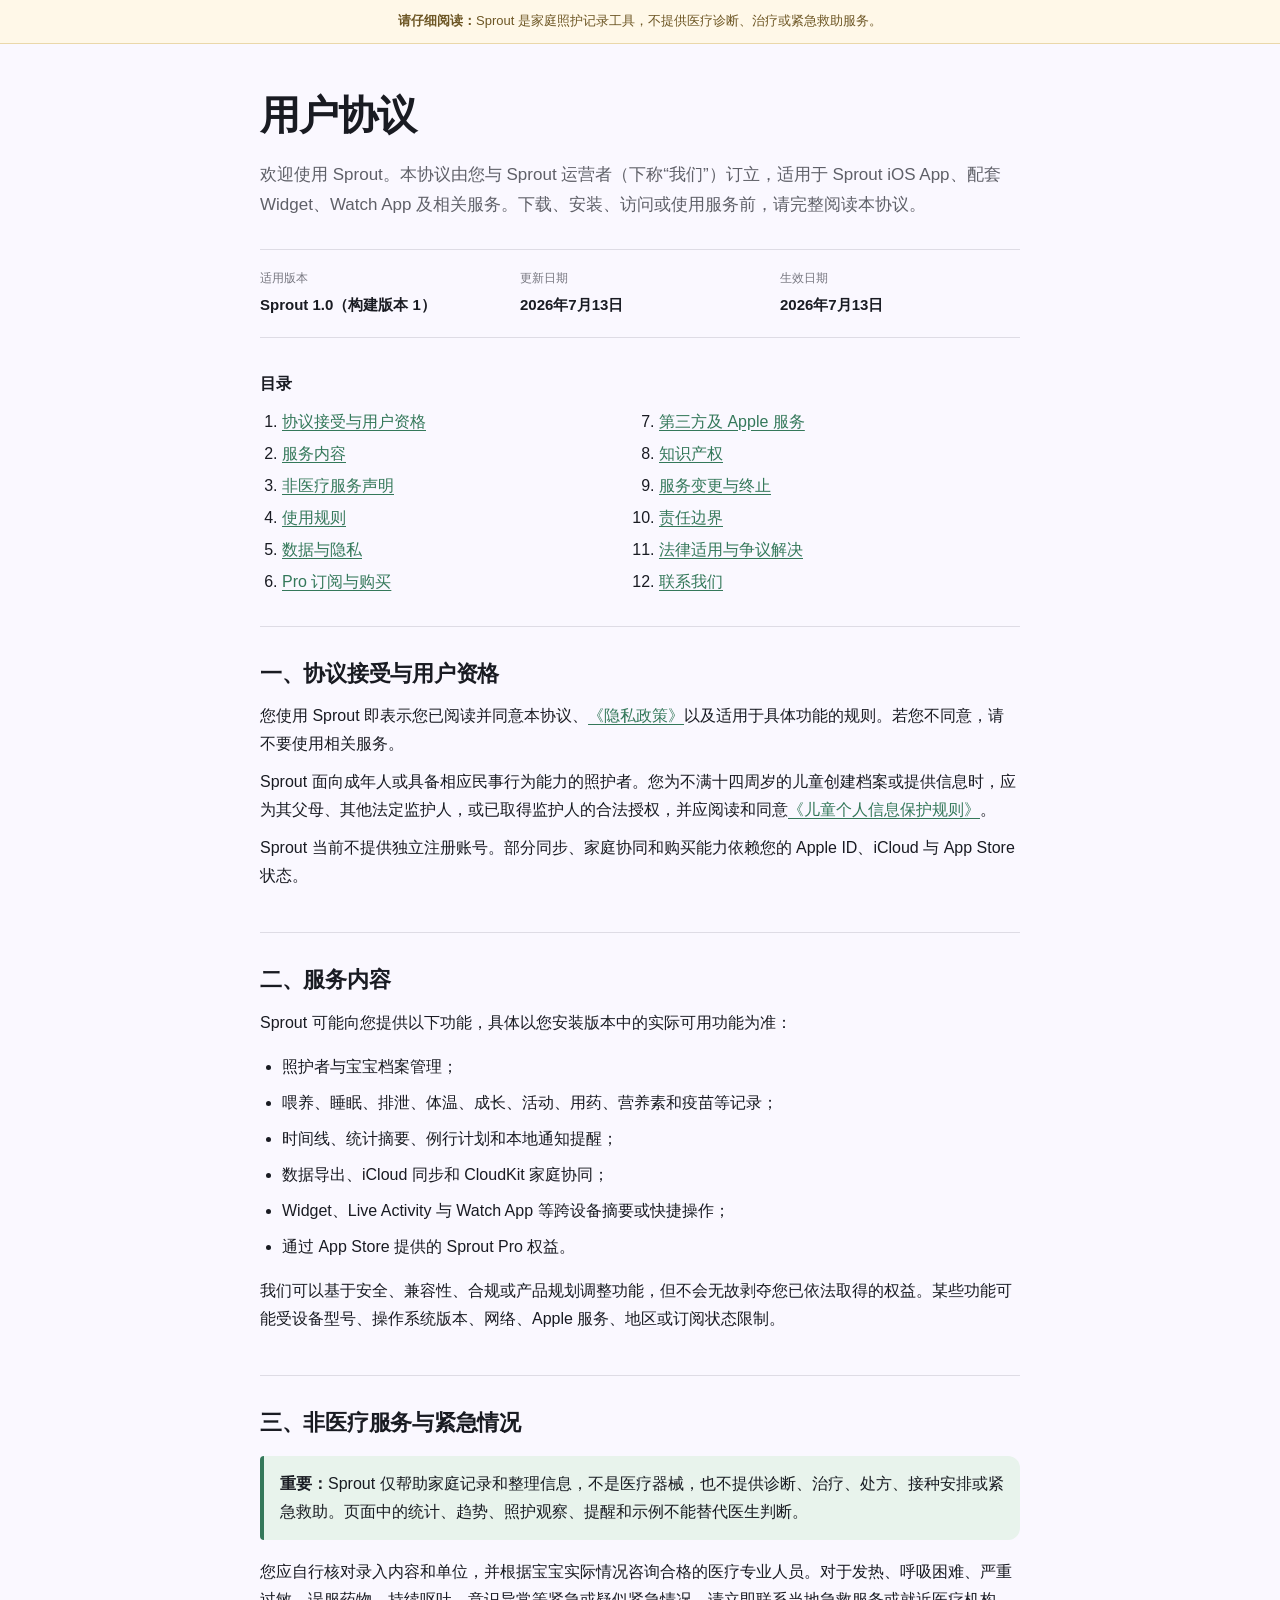
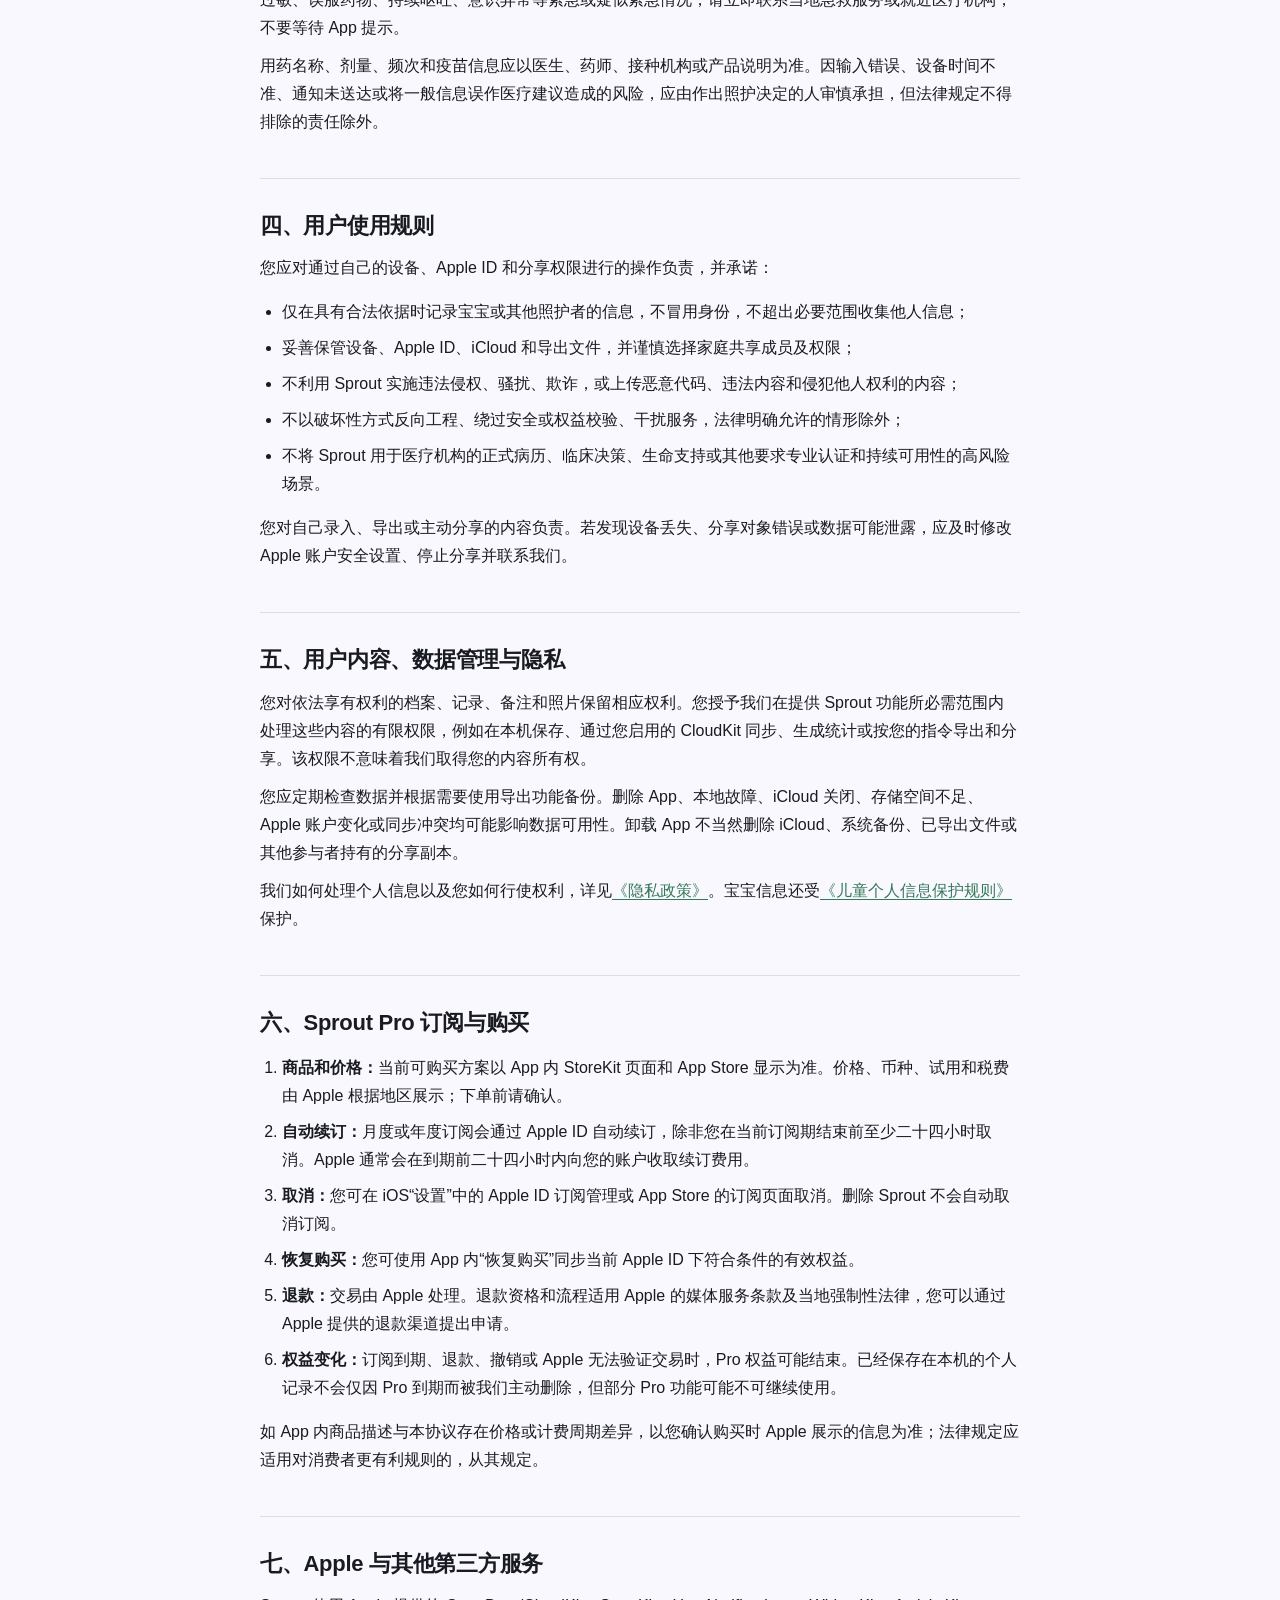
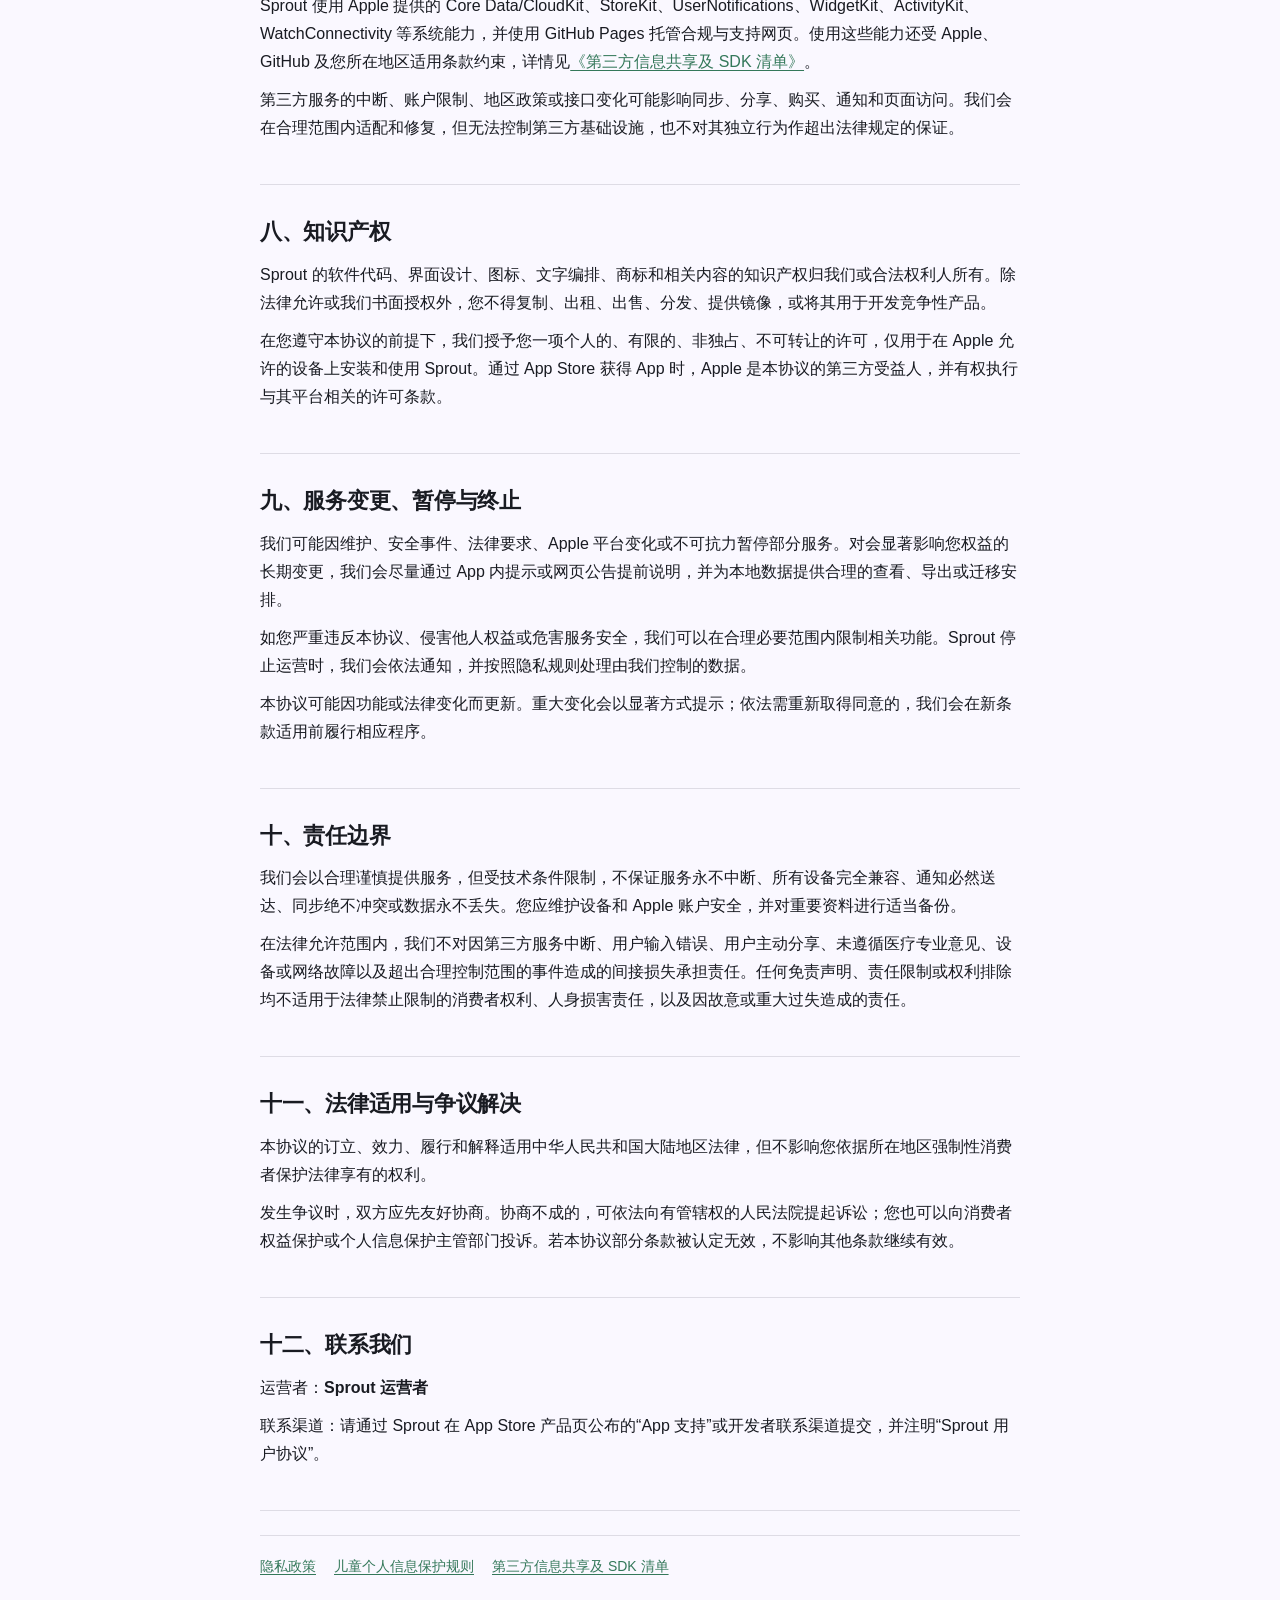
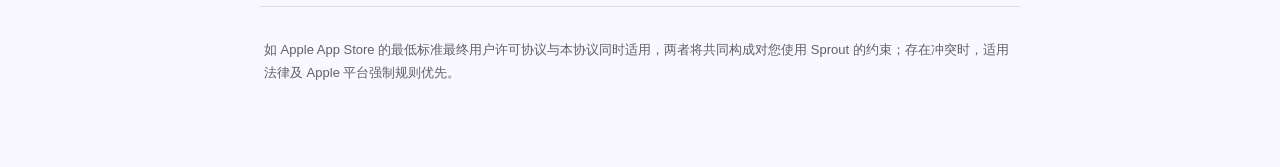
<file: terms/index.html>
<!doctype html>
<html lang="zh-CN">
<head>
  <meta charset="utf-8">
  <meta name="viewport" content="width=device-width, initial-scale=1, viewport-fit=cover">
  <meta name="format-detection" content="telephone=no">
  <meta name="description" content="Sprout 用户协议，约定服务内容、使用规则、订阅、数据管理与责任边界。">
  <title>用户协议｜Sprout</title>
  <link rel="stylesheet" href="../legal.css">
</head>
<body>
  <div class="notice"><strong>请仔细阅读：</strong>Sprout 是家庭照护记录工具，不提供医疗诊断、治疗或紧急救助服务。</div>

  <main class="page">
    <p class="eyebrow">SPROUT · TERMS OF SERVICE</p>
    <h1>用户协议</h1>
    <p class="intro">欢迎使用 Sprout。本协议由您与 Sprout 运营者（下称“我们”）订立，适用于 Sprout iOS App、配套 Widget、Watch App 及相关服务。下载、安装、访问或使用服务前，请完整阅读本协议。</p>

    <section class="meta" aria-label="协议信息">
      <div class="meta-card"><span>适用版本</span><strong>Sprout 1.0（构建版本 1）</strong></div>
      <div class="meta-card"><span>更新日期</span><strong>2026年7月13日</strong></div>
      <div class="meta-card"><span>生效日期</span><strong>2026年7月13日</strong></div>
    </section>

    <nav class="toc" aria-label="目录">
      <strong>目录</strong>
      <ol>
        <li><a href="#acceptance">协议接受与用户资格</a></li>
        <li><a href="#service">服务内容</a></li>
        <li><a href="#medical">非医疗服务声明</a></li>
        <li><a href="#rules">使用规则</a></li>
        <li><a href="#data">数据与隐私</a></li>
        <li><a href="#subscription">Pro 订阅与购买</a></li>
        <li><a href="#third-party">第三方及 Apple 服务</a></li>
        <li><a href="#ip">知识产权</a></li>
        <li><a href="#changes">服务变更与终止</a></li>
        <li><a href="#liability">责任边界</a></li>
        <li><a href="#law">法律适用与争议解决</a></li>
        <li><a href="#contact">联系我们</a></li>
      </ol>
    </nav>

    <section class="section" id="acceptance">
      <h2>一、协议接受与用户资格</h2>
      <p>您使用 Sprout 即表示您已阅读并同意本协议、<a href="../privacy/index.html">《隐私政策》</a>以及适用于具体功能的规则。若您不同意，请不要使用相关服务。</p>
      <p>Sprout 面向成年人或具备相应民事行为能力的照护者。您为不满十四周岁的儿童创建档案或提供信息时，应为其父母、其他法定监护人，或已取得监护人的合法授权，并应阅读和同意<a href="../children-privacy/index.html">《儿童个人信息保护规则》</a>。</p>
      <p>Sprout 当前不提供独立注册账号。部分同步、家庭协同和购买能力依赖您的 Apple ID、iCloud 与 App Store 状态。</p>
    </section>

    <section class="section" id="service">
      <h2>二、服务内容</h2>
      <p>Sprout 可能向您提供以下功能，具体以您安装版本中的实际可用功能为准：</p>
      <ul>
        <li>照护者与宝宝档案管理；</li>
        <li>喂养、睡眠、排泄、体温、成长、活动、用药、营养素和疫苗等记录；</li>
        <li>时间线、统计摘要、例行计划和本地通知提醒；</li>
        <li>数据导出、iCloud 同步和 CloudKit 家庭协同；</li>
        <li>Widget、Live Activity 与 Watch App 等跨设备摘要或快捷操作；</li>
        <li>通过 App Store 提供的 Sprout Pro 权益。</li>
      </ul>
      <p>我们可以基于安全、兼容性、合规或产品规划调整功能，但不会无故剥夺您已依法取得的权益。某些功能可能受设备型号、操作系统版本、网络、Apple 服务、地区或订阅状态限制。</p>
    </section>

    <section class="section" id="medical">
      <h2>三、非医疗服务与紧急情况</h2>
      <div class="callout"><strong>重要：</strong>Sprout 仅帮助家庭记录和整理信息，不是医疗器械，也不提供诊断、治疗、处方、接种安排或紧急救助。页面中的统计、趋势、照护观察、提醒和示例不能替代医生判断。</div>
      <p>您应自行核对录入内容和单位，并根据宝宝实际情况咨询合格的医疗专业人员。对于发热、呼吸困难、严重过敏、误服药物、持续呕吐、意识异常等紧急或疑似紧急情况，请立即联系当地急救服务或就近医疗机构，不要等待 App 提示。</p>
      <p>用药名称、剂量、频次和疫苗信息应以医生、药师、接种机构或产品说明为准。因输入错误、设备时间不准、通知未送达或将一般信息误作医疗建议造成的风险，应由作出照护决定的人审慎承担，但法律规定不得排除的责任除外。</p>
    </section>

    <section class="section" id="rules">
      <h2>四、用户使用规则</h2>
      <p>您应对通过自己的设备、Apple ID 和分享权限进行的操作负责，并承诺：</p>
      <ul>
        <li>仅在具有合法依据时记录宝宝或其他照护者的信息，不冒用身份，不超出必要范围收集他人信息；</li>
        <li>妥善保管设备、Apple ID、iCloud 和导出文件，并谨慎选择家庭共享成员及权限；</li>
        <li>不利用 Sprout 实施违法侵权、骚扰、欺诈，或上传恶意代码、违法内容和侵犯他人权利的内容；</li>
        <li>不以破坏性方式反向工程、绕过安全或权益校验、干扰服务，法律明确允许的情形除外；</li>
        <li>不将 Sprout 用于医疗机构的正式病历、临床决策、生命支持或其他要求专业认证和持续可用性的高风险场景。</li>
      </ul>
      <p>您对自己录入、导出或主动分享的内容负责。若发现设备丢失、分享对象错误或数据可能泄露，应及时修改 Apple 账户安全设置、停止分享并联系我们。</p>
    </section>

    <section class="section" id="data">
      <h2>五、用户内容、数据管理与隐私</h2>
      <p>您对依法享有权利的档案、记录、备注和照片保留相应权利。您授予我们在提供 Sprout 功能所必需范围内处理这些内容的有限权限，例如在本机保存、通过您启用的 CloudKit 同步、生成统计或按您的指令导出和分享。该权限不意味着我们取得您的内容所有权。</p>
      <p>您应定期检查数据并根据需要使用导出功能备份。删除 App、本地故障、iCloud 关闭、存储空间不足、Apple 账户变化或同步冲突均可能影响数据可用性。卸载 App 不当然删除 iCloud、系统备份、已导出文件或其他参与者持有的分享副本。</p>
      <p>我们如何处理个人信息以及您如何行使权利，详见<a href="../privacy/index.html">《隐私政策》</a>。宝宝信息还受<a href="../children-privacy/index.html">《儿童个人信息保护规则》</a>保护。</p>
    </section>

    <section class="section" id="subscription">
      <h2>六、Sprout Pro 订阅与购买</h2>
      <ol>
        <li><strong>商品和价格：</strong>当前可购买方案以 App 内 StoreKit 页面和 App Store 显示为准。价格、币种、试用和税费由 Apple 根据地区展示；下单前请确认。</li>
        <li><strong>自动续订：</strong>月度或年度订阅会通过 Apple ID 自动续订，除非您在当前订阅期结束前至少二十四小时取消。Apple 通常会在到期前二十四小时内向您的账户收取续订费用。</li>
        <li><strong>取消：</strong>您可在 iOS“设置”中的 Apple ID 订阅管理或 App Store 的订阅页面取消。删除 Sprout 不会自动取消订阅。</li>
        <li><strong>恢复购买：</strong>您可使用 App 内“恢复购买”同步当前 Apple ID 下符合条件的有效权益。</li>
        <li><strong>退款：</strong>交易由 Apple 处理。退款资格和流程适用 Apple 的媒体服务条款及当地强制性法律，您可以通过 Apple 提供的退款渠道提出申请。</li>
        <li><strong>权益变化：</strong>订阅到期、退款、撤销或 Apple 无法验证交易时，Pro 权益可能结束。已经保存在本机的个人记录不会仅因 Pro 到期而被我们主动删除，但部分 Pro 功能可能不可继续使用。</li>
      </ol>
      <p>如 App 内商品描述与本协议存在价格或计费周期差异，以您确认购买时 Apple 展示的信息为准；法律规定应适用对消费者更有利规则的，从其规定。</p>
    </section>

    <section class="section" id="third-party">
      <h2>七、Apple 与其他第三方服务</h2>
      <p>Sprout 使用 Apple 提供的 Core Data/CloudKit、StoreKit、UserNotifications、WidgetKit、ActivityKit、WatchConnectivity 等系统能力，并使用 GitHub Pages 托管合规与支持网页。使用这些能力还受 Apple、GitHub 及您所在地区适用条款约束，详情见<a href="../sdk/index.html">《第三方信息共享及 SDK 清单》</a>。</p>
      <p>第三方服务的中断、账户限制、地区政策或接口变化可能影响同步、分享、购买、通知和页面访问。我们会在合理范围内适配和修复，但无法控制第三方基础设施，也不对其独立行为作超出法律规定的保证。</p>
    </section>

    <section class="section" id="ip">
      <h2>八、知识产权</h2>
      <p>Sprout 的软件代码、界面设计、图标、文字编排、商标和相关内容的知识产权归我们或合法权利人所有。除法律允许或我们书面授权外，您不得复制、出租、出售、分发、提供镜像，或将其用于开发竞争性产品。</p>
      <p>在您遵守本协议的前提下，我们授予您一项个人的、有限的、非独占、不可转让的许可，仅用于在 Apple 允许的设备上安装和使用 Sprout。通过 App Store 获得 App 时，Apple 是本协议的第三方受益人，并有权执行与其平台相关的许可条款。</p>
    </section>

    <section class="section" id="changes">
      <h2>九、服务变更、暂停与终止</h2>
      <p>我们可能因维护、安全事件、法律要求、Apple 平台变化或不可抗力暂停部分服务。对会显著影响您权益的长期变更，我们会尽量通过 App 内提示或网页公告提前说明，并为本地数据提供合理的查看、导出或迁移安排。</p>
      <p>如您严重违反本协议、侵害他人权益或危害服务安全，我们可以在合理必要范围内限制相关功能。Sprout 停止运营时，我们会依法通知，并按照隐私规则处理由我们控制的数据。</p>
      <p>本协议可能因功能或法律变化而更新。重大变化会以显著方式提示；依法需重新取得同意的，我们会在新条款适用前履行相应程序。</p>
    </section>

    <section class="section" id="liability">
      <h2>十、责任边界</h2>
      <p>我们会以合理谨慎提供服务，但受技术条件限制，不保证服务永不中断、所有设备完全兼容、通知必然送达、同步绝不冲突或数据永不丢失。您应维护设备和 Apple 账户安全，并对重要资料进行适当备份。</p>
      <p>在法律允许范围内，我们不对因第三方服务中断、用户输入错误、用户主动分享、未遵循医疗专业意见、设备或网络故障以及超出合理控制范围的事件造成的间接损失承担责任。任何免责声明、责任限制或权利排除均不适用于法律禁止限制的消费者权利、人身损害责任，以及因故意或重大过失造成的责任。</p>
    </section>

    <section class="section" id="law">
      <h2>十一、法律适用与争议解决</h2>
      <p>本协议的订立、效力、履行和解释适用中华人民共和国大陆地区法律，但不影响您依据所在地区强制性消费者保护法律享有的权利。</p>
      <p>发生争议时，双方应先友好协商。协商不成的，可依法向有管辖权的人民法院提起诉讼；您也可以向消费者权益保护或个人信息保护主管部门投诉。若本协议部分条款被认定无效，不影响其他条款继续有效。</p>
    </section>

    <section class="section" id="contact">
      <h2>十二、联系我们</h2>
      <p>运营者：<strong>Sprout 运营者</strong></p>
      <p>联系渠道：请通过 Sprout 在 App Store 产品页公布的“App 支持”或开发者联系渠道提交，并注明“Sprout 用户协议”。</p>
    </section>

    <nav class="legal-nav" aria-label="相关规则">
      <a href="../privacy/index.html">隐私政策</a>
      <a href="../children-privacy/index.html">儿童个人信息保护规则</a>
      <a href="../sdk/index.html">第三方信息共享及 SDK 清单</a>
    </nav>

    <footer class="footnote">
      <p>如 Apple App Store 的最低标准最终用户许可协议与本协议同时适用，两者将共同构成对您使用 Sprout 的约束；存在冲突时，适用法律及 Apple 平台强制规则优先。</p>
    </footer>
  </main>
</body>
</html>
</file>
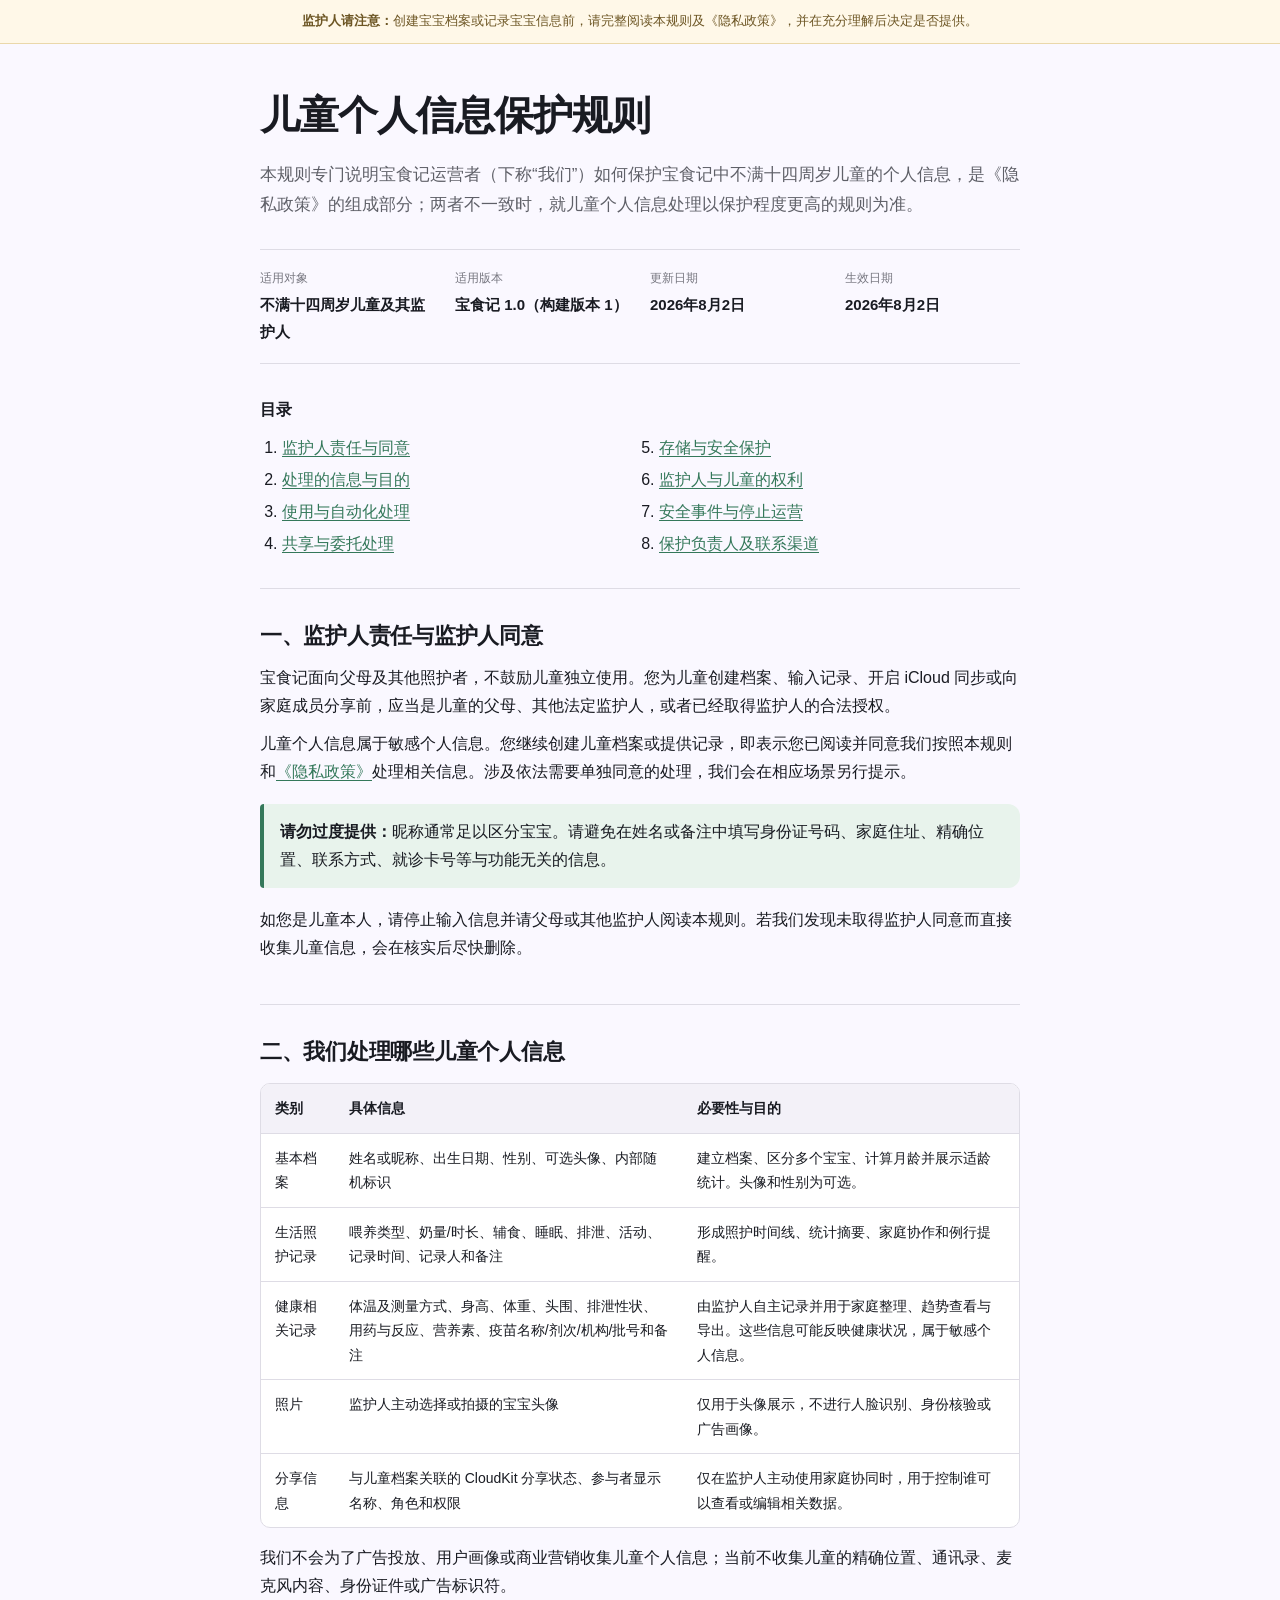
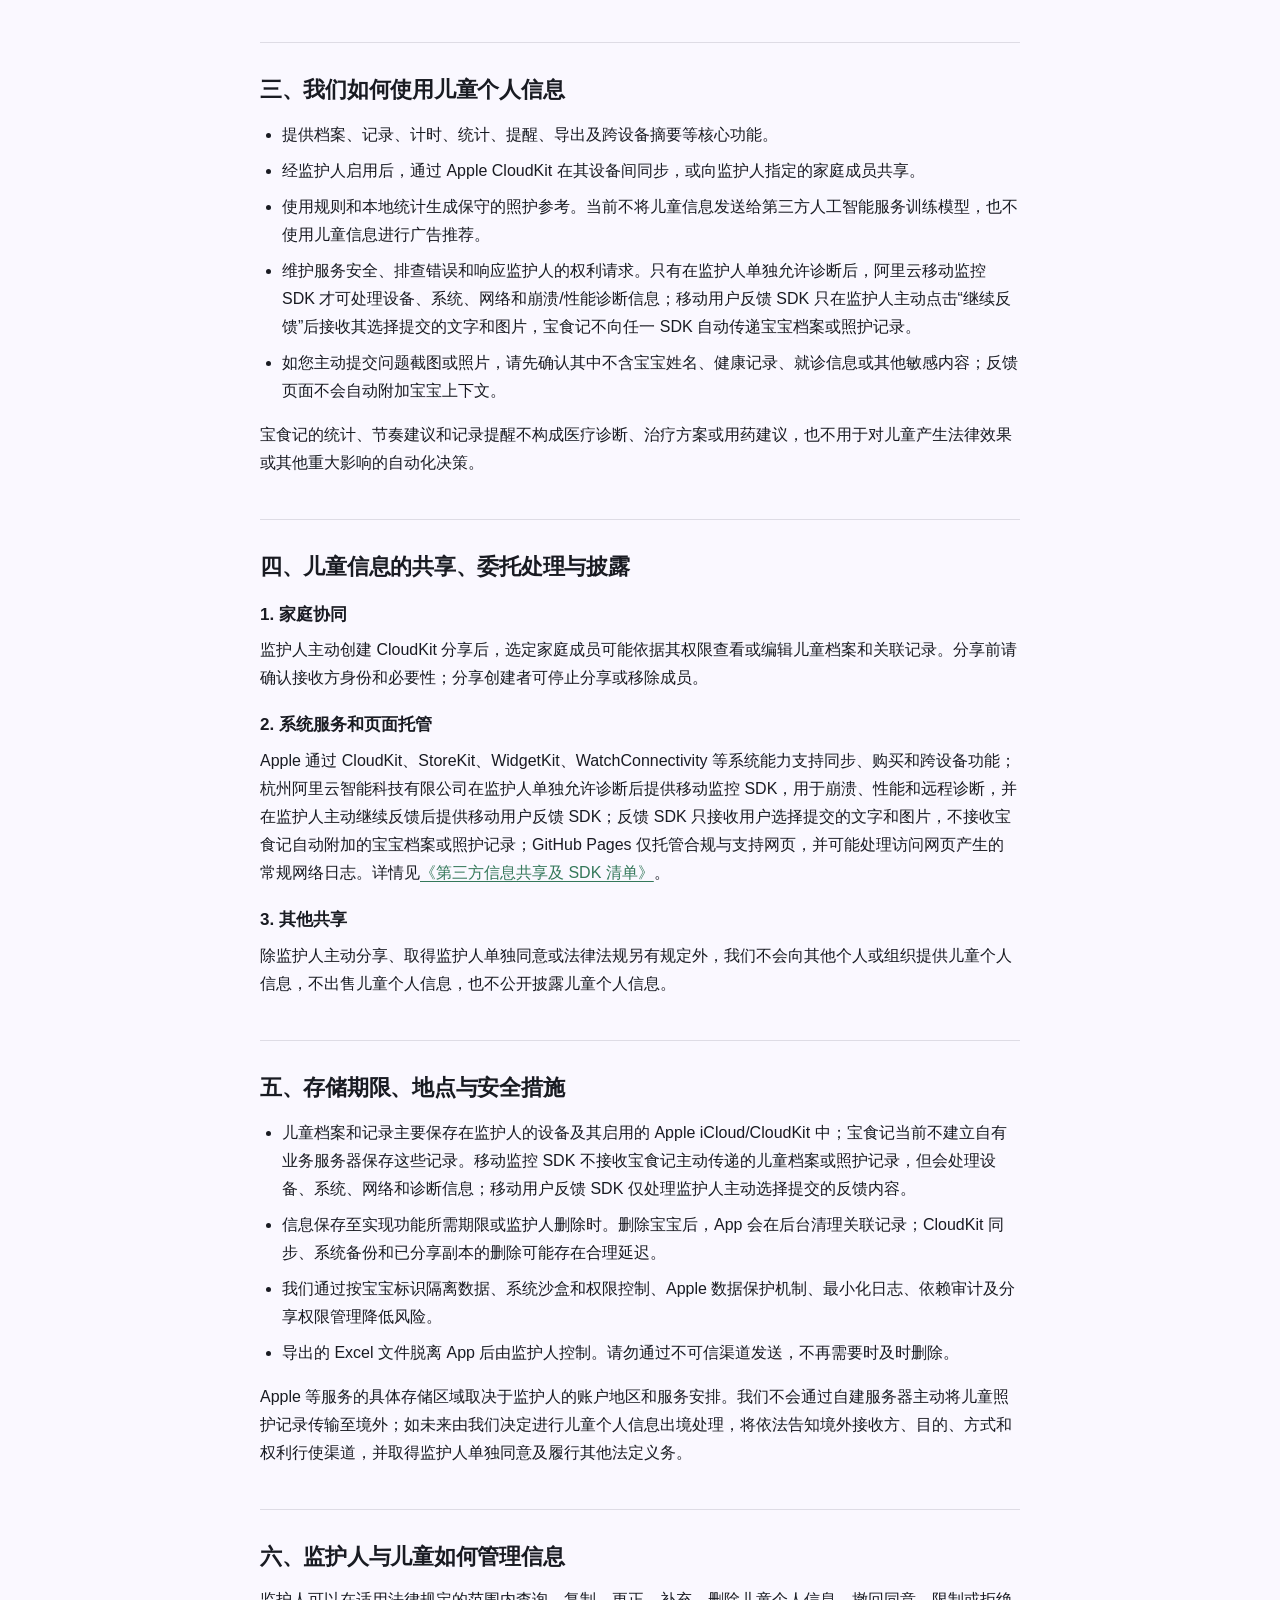
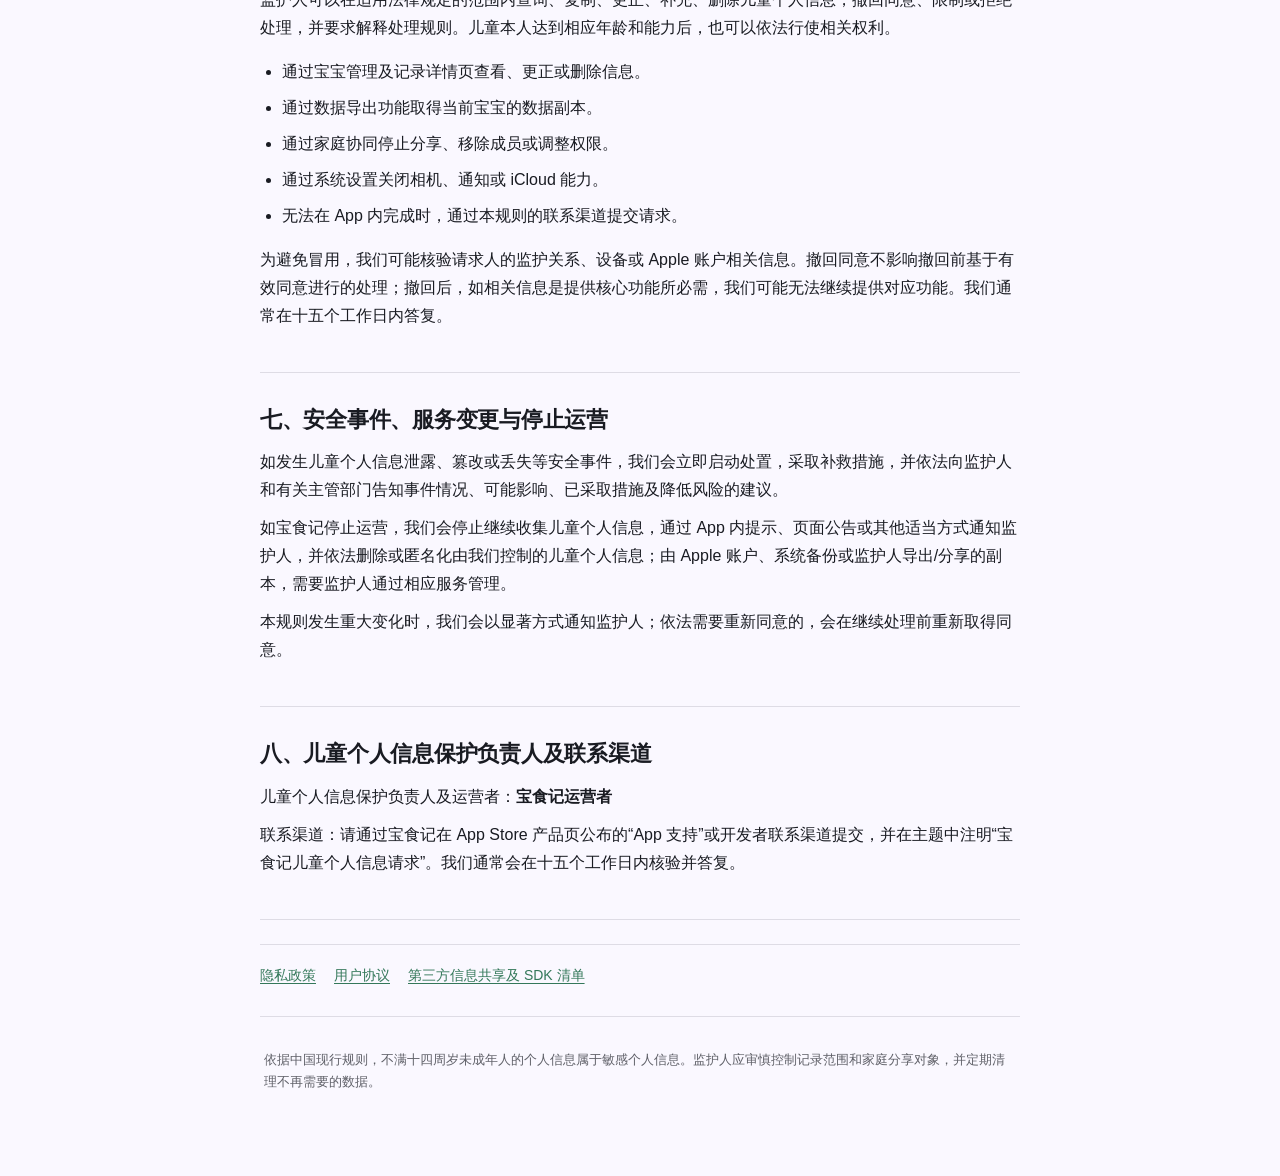
<file: public/children-privacy/index.html>
<!doctype html>
<html lang="zh-CN">
<head>
  <meta charset="utf-8">
  <meta name="viewport" content="width=device-width, initial-scale=1, viewport-fit=cover">
  <meta name="format-detection" content="telephone=no">
  <meta name="description" content="宝食记儿童个人信息保护规则，面向不满十四周岁儿童的父母或其他监护人。">
  <title>儿童个人信息保护规则｜宝食记</title>
  <link rel="stylesheet" href="../legal.css">
</head>
<body>
  <div class="notice"><strong>监护人请注意：</strong>创建宝宝档案或记录宝宝信息前，请完整阅读本规则及《隐私政策》，并在充分理解后决定是否提供。</div>

  <main class="page">
    <p class="eyebrow">宝食记 · CHILDREN'S PRIVACY</p>
    <h1>儿童个人信息保护规则</h1>
    <p class="intro">本规则专门说明宝食记运营者（下称“我们”）如何保护宝食记中不满十四周岁儿童的个人信息，是《隐私政策》的组成部分；两者不一致时，就儿童个人信息处理以保护程度更高的规则为准。</p>

    <section class="meta meta-four" aria-label="规则信息">
      <div class="meta-card"><span>适用对象</span><strong>不满十四周岁儿童及其监护人</strong></div>
      <div class="meta-card"><span>适用版本</span><strong>宝食记 1.0（构建版本 1）</strong></div>
      <div class="meta-card"><span>更新日期</span><strong>2026年8月2日</strong></div>
      <div class="meta-card"><span>生效日期</span><strong>2026年8月2日</strong></div>
    </section>

    <nav class="toc" aria-label="目录">
      <strong>目录</strong>
      <ol>
        <li><a href="#guardian">监护人责任与同意</a></li>
        <li><a href="#information">处理的信息与目的</a></li>
        <li><a href="#use">使用与自动化处理</a></li>
        <li><a href="#sharing">共享与委托处理</a></li>
        <li><a href="#storage">存储与安全保护</a></li>
        <li><a href="#rights">监护人与儿童的权利</a></li>
        <li><a href="#incident">安全事件与停止运营</a></li>
        <li><a href="#contact">保护负责人及联系渠道</a></li>
      </ol>
    </nav>

    <section class="section" id="guardian">
      <h2>一、监护人责任与监护人同意</h2>
      <p>宝食记面向父母及其他照护者，不鼓励儿童独立使用。您为儿童创建档案、输入记录、开启 iCloud 同步或向家庭成员分享前，应当是儿童的父母、其他法定监护人，或者已经取得监护人的合法授权。</p>
      <p>儿童个人信息属于敏感个人信息。您继续创建儿童档案或提供记录，即表示您已阅读并同意我们按照本规则和<a href="../privacy/index.html">《隐私政策》</a>处理相关信息。涉及依法需要单独同意的处理，我们会在相应场景另行提示。</p>
      <div class="callout"><strong>请勿过度提供：</strong>昵称通常足以区分宝宝。请避免在姓名或备注中填写身份证号码、家庭住址、精确位置、联系方式、就诊卡号等与功能无关的信息。</div>
      <p>如您是儿童本人，请停止输入信息并请父母或其他监护人阅读本规则。若我们发现未取得监护人同意而直接收集儿童信息，会在核实后尽快删除。</p>
    </section>

    <section class="section" id="information">
      <h2>二、我们处理哪些儿童个人信息</h2>
      <div class="table-wrap">
        <table>
          <thead><tr><th>类别</th><th>具体信息</th><th>必要性与目的</th></tr></thead>
          <tbody>
            <tr><td>基本档案</td><td>姓名或昵称、出生日期、性别、可选头像、内部随机标识</td><td>建立档案、区分多个宝宝、计算月龄并展示适龄统计。头像和性别为可选。</td></tr>
            <tr><td>生活照护记录</td><td>喂养类型、奶量/时长、辅食、睡眠、排泄、活动、记录时间、记录人和备注</td><td>形成照护时间线、统计摘要、家庭协作和例行提醒。</td></tr>
            <tr><td>健康相关记录</td><td>体温及测量方式、身高、体重、头围、排泄性状、用药与反应、营养素、疫苗名称/剂次/机构/批号和备注</td><td>由监护人自主记录并用于家庭整理、趋势查看与导出。这些信息可能反映健康状况，属于敏感个人信息。</td></tr>
            <tr><td>照片</td><td>监护人主动选择或拍摄的宝宝头像</td><td>仅用于头像展示，不进行人脸识别、身份核验或广告画像。</td></tr>
            <tr><td>分享信息</td><td>与儿童档案关联的 CloudKit 分享状态、参与者显示名称、角色和权限</td><td>仅在监护人主动使用家庭协同时，用于控制谁可以查看或编辑相关数据。</td></tr>
          </tbody>
        </table>
      </div>
      <p>我们不会为了广告投放、用户画像或商业营销收集儿童个人信息；当前不收集儿童的精确位置、通讯录、麦克风内容、身份证件或广告标识符。</p>
    </section>

    <section class="section" id="use">
      <h2>三、我们如何使用儿童个人信息</h2>
      <ul>
        <li>提供档案、记录、计时、统计、提醒、导出及跨设备摘要等核心功能。</li>
        <li>经监护人启用后，通过 Apple CloudKit 在其设备间同步，或向监护人指定的家庭成员共享。</li>
        <li>使用规则和本地统计生成保守的照护参考。当前不将儿童信息发送给第三方人工智能服务训练模型，也不使用儿童信息进行广告推荐。</li>
        <li>维护服务安全、排查错误和响应监护人的权利请求。只有在监护人单独允许诊断后，阿里云移动监控 SDK 才可处理设备、系统、网络和崩溃/性能诊断信息；移动用户反馈 SDK 只在监护人主动点击“继续反馈”后接收其选择提交的文字和图片，宝食记不向任一 SDK 自动传递宝宝档案或照护记录。</li>
        <li>如您主动提交问题截图或照片，请先确认其中不含宝宝姓名、健康记录、就诊信息或其他敏感内容；反馈页面不会自动附加宝宝上下文。</li>
      </ul>
      <p>宝食记的统计、节奏建议和记录提醒不构成医疗诊断、治疗方案或用药建议，也不用于对儿童产生法律效果或其他重大影响的自动化决策。</p>
    </section>

    <section class="section" id="sharing">
      <h2>四、儿童信息的共享、委托处理与披露</h2>
      <h3>1. 家庭协同</h3>
      <p>监护人主动创建 CloudKit 分享后，选定家庭成员可能依据其权限查看或编辑儿童档案和关联记录。分享前请确认接收方身份和必要性；分享创建者可停止分享或移除成员。</p>
      <h3>2. 系统服务和页面托管</h3>
      <p>Apple 通过 CloudKit、StoreKit、WidgetKit、WatchConnectivity 等系统能力支持同步、购买和跨设备功能；杭州阿里云智能科技有限公司在监护人单独允许诊断后提供移动监控 SDK，用于崩溃、性能和远程诊断，并在监护人主动继续反馈后提供移动用户反馈 SDK；反馈 SDK 只接收用户选择提交的文字和图片，不接收宝食记自动附加的宝宝档案或照护记录；GitHub Pages 仅托管合规与支持网页，并可能处理访问网页产生的常规网络日志。详情见<a href="../sdk/index.html">《第三方信息共享及 SDK 清单》</a>。</p>
      <h3>3. 其他共享</h3>
      <p>除监护人主动分享、取得监护人单独同意或法律法规另有规定外，我们不会向其他个人或组织提供儿童个人信息，不出售儿童个人信息，也不公开披露儿童个人信息。</p>
    </section>

    <section class="section" id="storage">
      <h2>五、存储期限、地点与安全措施</h2>
      <ul>
        <li>儿童档案和记录主要保存在监护人的设备及其启用的 Apple iCloud/CloudKit 中；宝食记当前不建立自有业务服务器保存这些记录。移动监控 SDK 不接收宝食记主动传递的儿童档案或照护记录，但会处理设备、系统、网络和诊断信息；移动用户反馈 SDK 仅处理监护人主动选择提交的反馈内容。</li>
        <li>信息保存至实现功能所需期限或监护人删除时。删除宝宝后，App 会在后台清理关联记录；CloudKit 同步、系统备份和已分享副本的删除可能存在合理延迟。</li>
        <li>我们通过按宝宝标识隔离数据、系统沙盒和权限控制、Apple 数据保护机制、最小化日志、依赖审计及分享权限管理降低风险。</li>
        <li>导出的 Excel 文件脱离 App 后由监护人控制。请勿通过不可信渠道发送，不再需要时及时删除。</li>
      </ul>
      <p>Apple 等服务的具体存储区域取决于监护人的账户地区和服务安排。我们不会通过自建服务器主动将儿童照护记录传输至境外；如未来由我们决定进行儿童个人信息出境处理，将依法告知境外接收方、目的、方式和权利行使渠道，并取得监护人单独同意及履行其他法定义务。</p>
    </section>

    <section class="section" id="rights">
      <h2>六、监护人与儿童如何管理信息</h2>
      <p>监护人可以在适用法律规定的范围内查询、复制、更正、补充、删除儿童个人信息，撤回同意、限制或拒绝处理，并要求解释处理规则。儿童本人达到相应年龄和能力后，也可以依法行使相关权利。</p>
      <ul>
        <li>通过宝宝管理及记录详情页查看、更正或删除信息。</li>
        <li>通过数据导出功能取得当前宝宝的数据副本。</li>
        <li>通过家庭协同停止分享、移除成员或调整权限。</li>
        <li>通过系统设置关闭相机、通知或 iCloud 能力。</li>
        <li>无法在 App 内完成时，通过本规则的联系渠道提交请求。</li>
      </ul>
      <p>为避免冒用，我们可能核验请求人的监护关系、设备或 Apple 账户相关信息。撤回同意不影响撤回前基于有效同意进行的处理；撤回后，如相关信息是提供核心功能所必需，我们可能无法继续提供对应功能。我们通常在十五个工作日内答复。</p>
    </section>

    <section class="section" id="incident">
      <h2>七、安全事件、服务变更与停止运营</h2>
      <p>如发生儿童个人信息泄露、篡改或丢失等安全事件，我们会立即启动处置，采取补救措施，并依法向监护人和有关主管部门告知事件情况、可能影响、已采取措施及降低风险的建议。</p>
      <p>如宝食记停止运营，我们会停止继续收集儿童个人信息，通过 App 内提示、页面公告或其他适当方式通知监护人，并依法删除或匿名化由我们控制的儿童个人信息；由 Apple 账户、系统备份或监护人导出/分享的副本，需要监护人通过相应服务管理。</p>
      <p>本规则发生重大变化时，我们会以显著方式通知监护人；依法需要重新同意的，会在继续处理前重新取得同意。</p>
    </section>

    <section class="section" id="contact">
      <h2>八、儿童个人信息保护负责人及联系渠道</h2>
      <p>儿童个人信息保护负责人及运营者：<strong>宝食记运营者</strong></p>
      <p>联系渠道：请通过宝食记在 App Store 产品页公布的“App 支持”或开发者联系渠道提交，并在主题中注明“宝食记儿童个人信息请求”。我们通常会在十五个工作日内核验并答复。</p>
    </section>

    <nav class="legal-nav" aria-label="相关规则">
      <a href="../privacy/index.html">隐私政策</a>
      <a href="../terms/index.html">用户协议</a>
      <a href="../sdk/index.html">第三方信息共享及 SDK 清单</a>
    </nav>

    <footer class="footnote">
      <p>依据中国现行规则，不满十四周岁未成年人的个人信息属于敏感个人信息。监护人应审慎控制记录范围和家庭分享对象，并定期清理不再需要的数据。</p>
    </footer>
  </main>
</body>
</html>
</file>
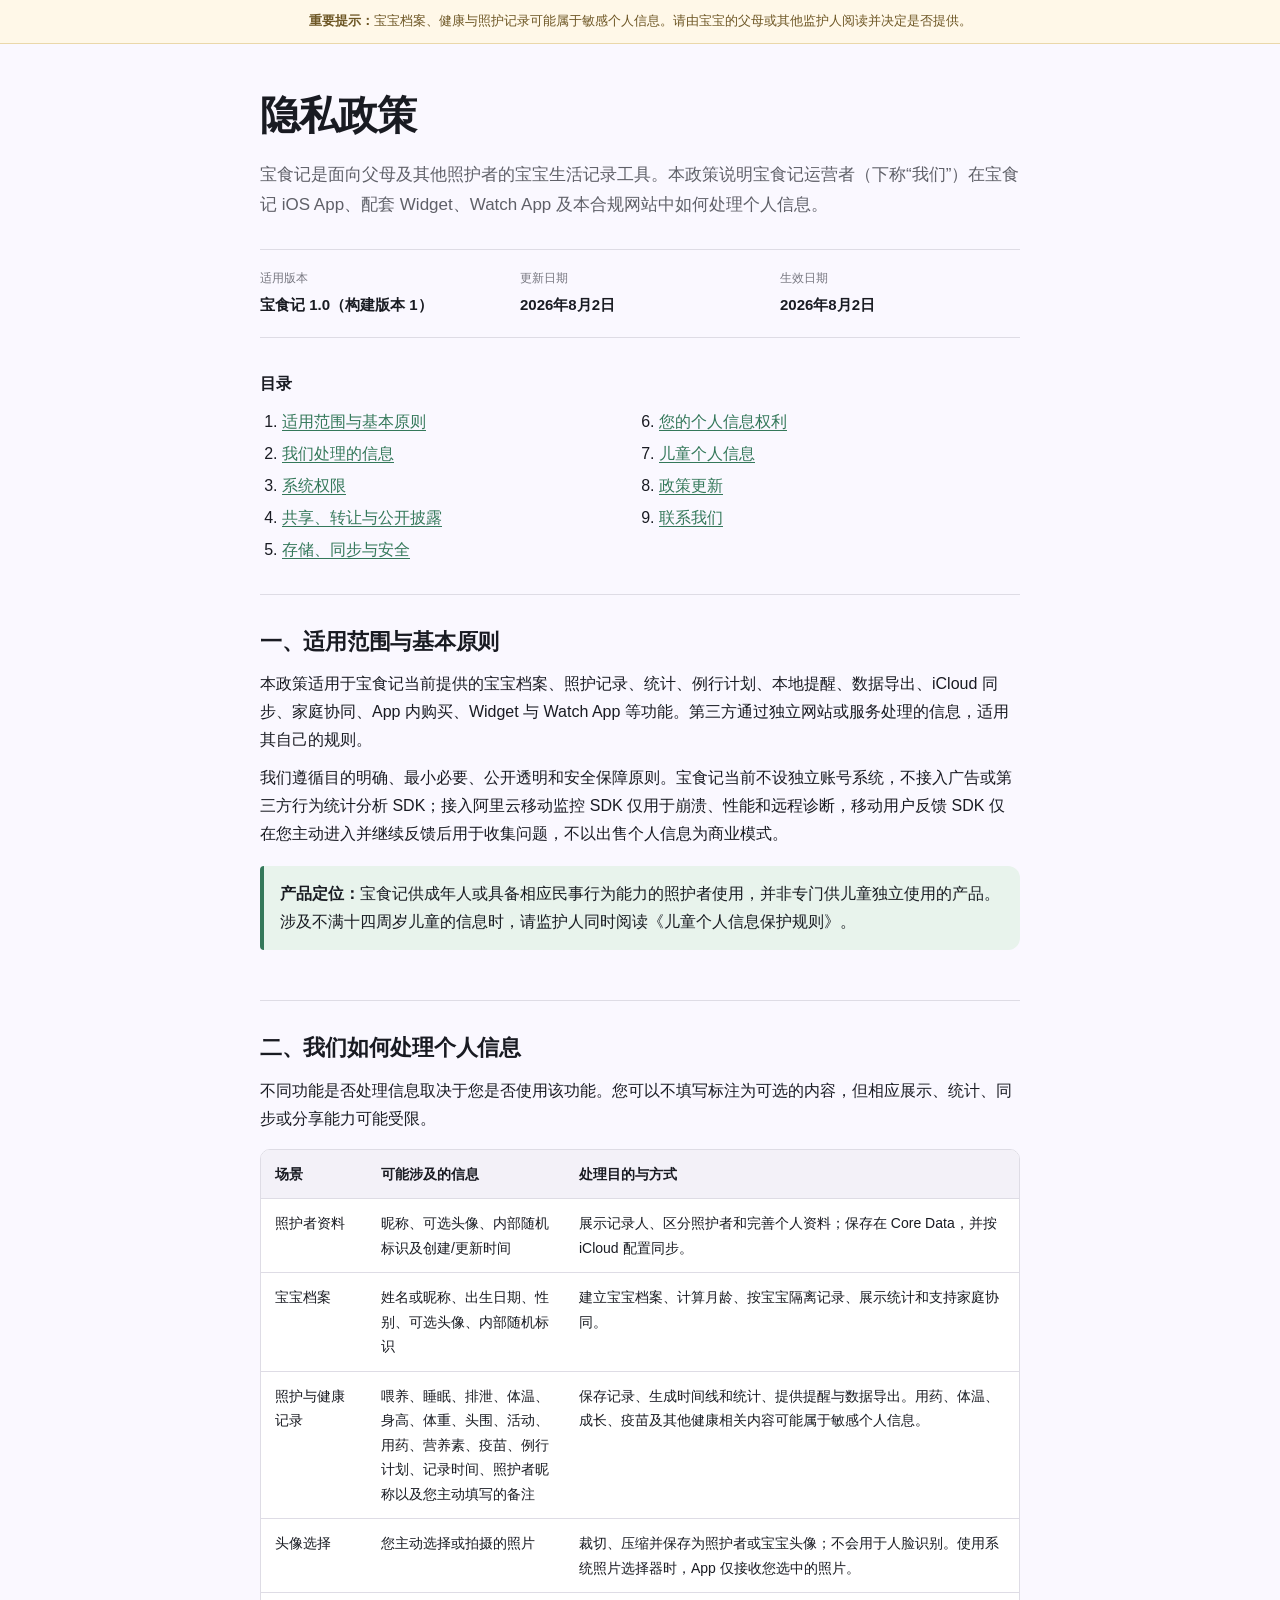
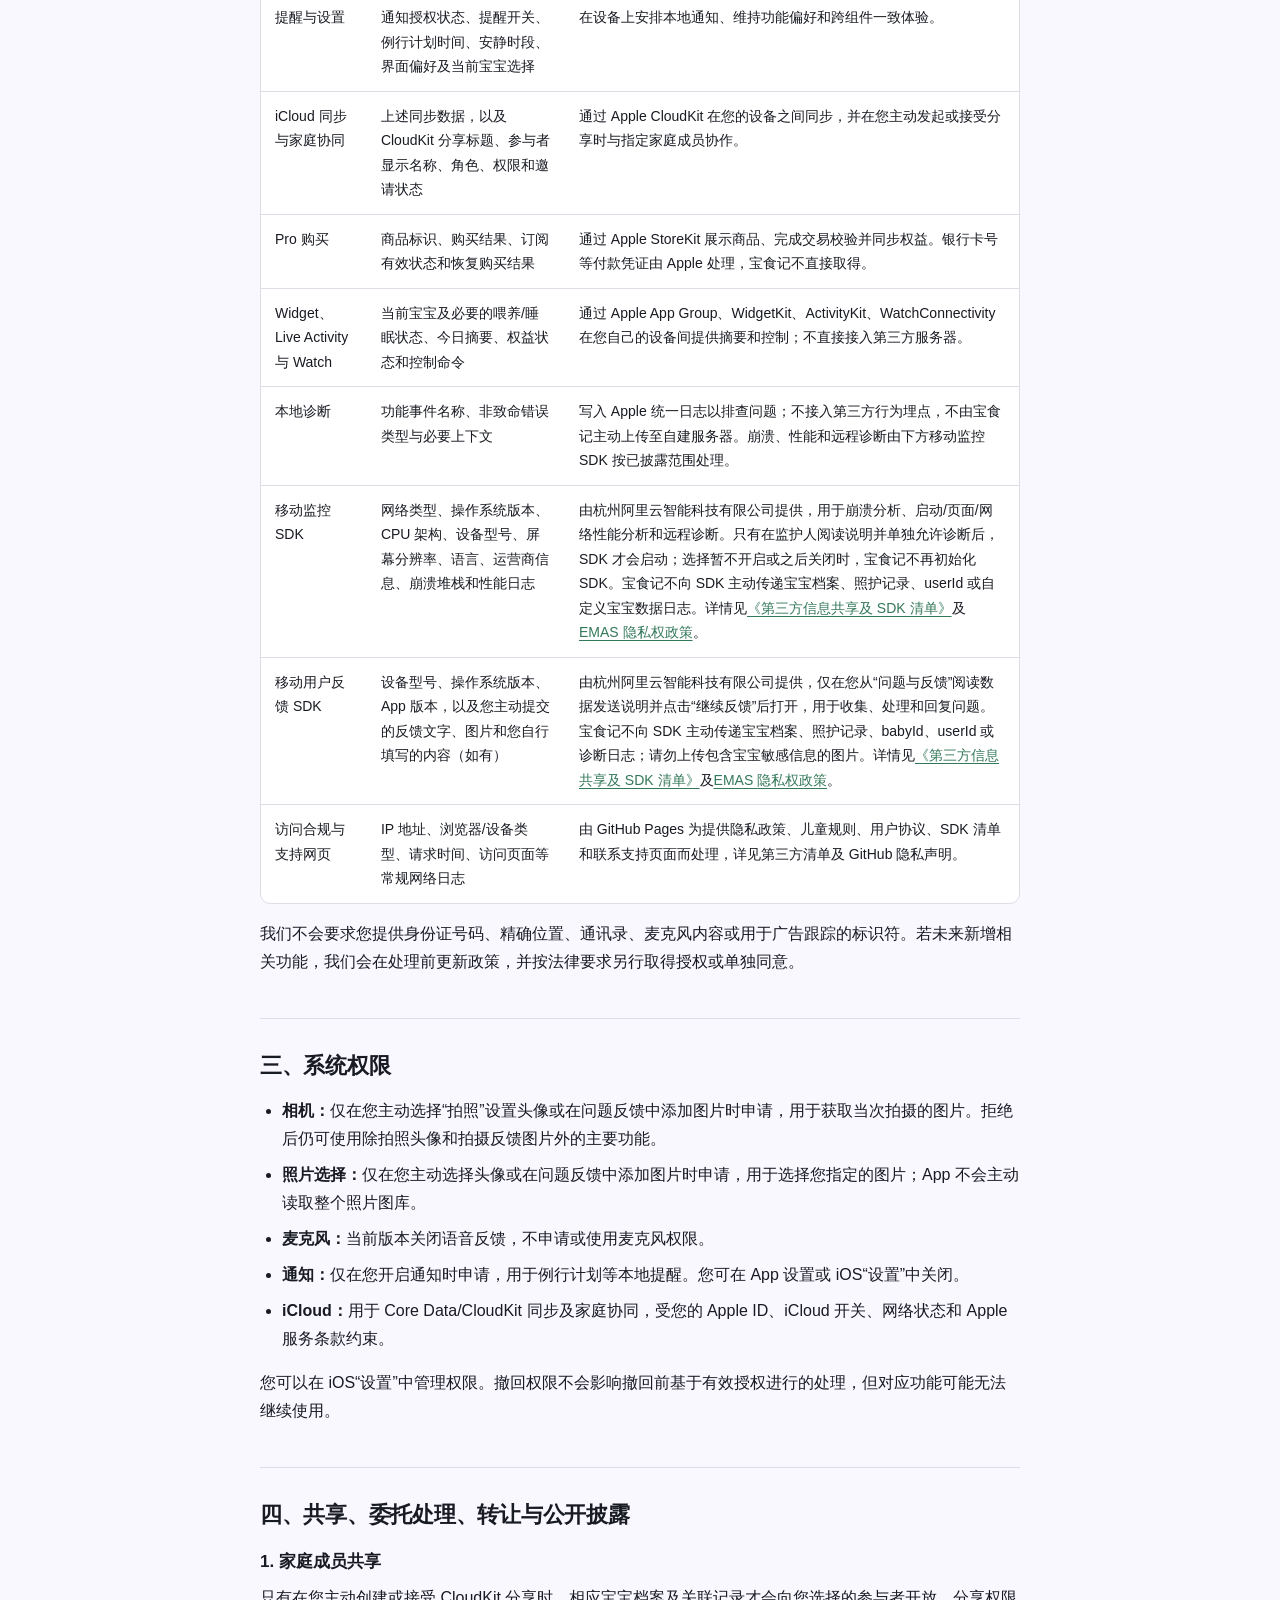
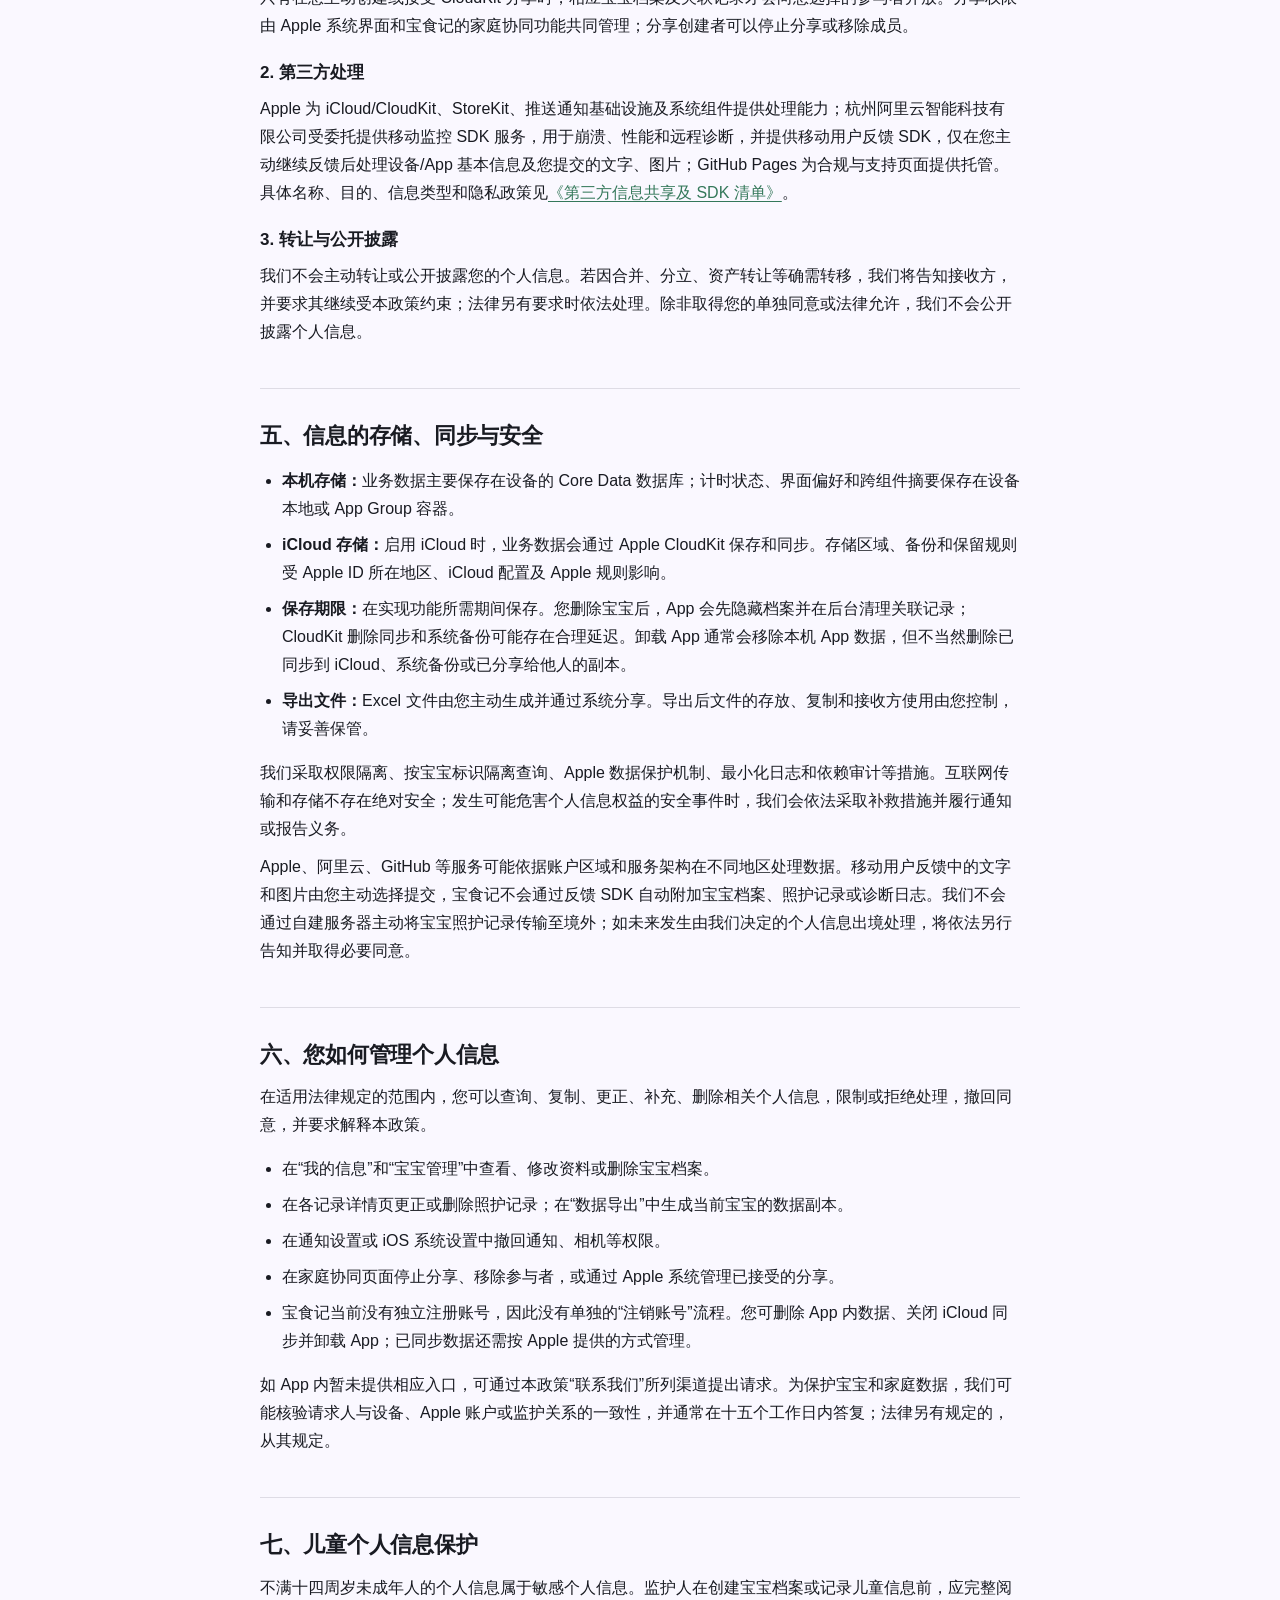
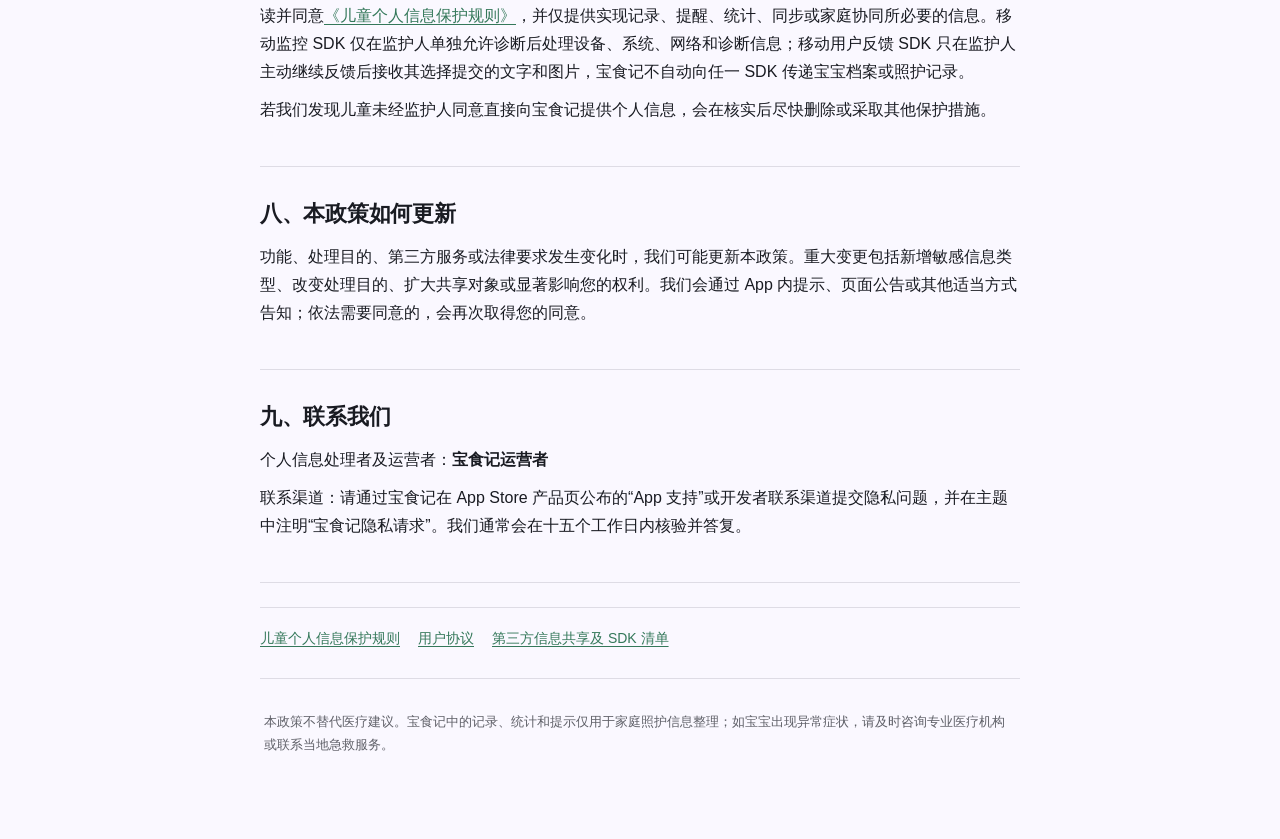
<file: public/privacy/index.html>
<!doctype html>
<html lang="zh-CN">
<head>
  <meta charset="utf-8">
  <meta name="viewport" content="width=device-width, initial-scale=1, viewport-fit=cover">
  <meta name="format-detection" content="telephone=no">
  <meta name="description" content="宝食记隐私政策，说明个人信息的收集、使用、存储、共享与权利保障。">
  <title>隐私政策｜宝食记</title>
  <link rel="stylesheet" href="../legal.css">
</head>
<body>
  <div class="notice"><strong>重要提示：</strong>宝宝档案、健康与照护记录可能属于敏感个人信息。请由宝宝的父母或其他监护人阅读并决定是否提供。</div>

  <main class="page">
    <p class="eyebrow">宝食记 · PRIVACY POLICY</p>
    <h1>隐私政策</h1>
    <p class="intro">宝食记是面向父母及其他照护者的宝宝生活记录工具。本政策说明宝食记运营者（下称“我们”）在宝食记 iOS App、配套 Widget、Watch App 及本合规网站中如何处理个人信息。</p>

    <section class="meta" aria-label="政策信息">
      <div class="meta-card"><span>适用版本</span><strong>宝食记 1.0（构建版本 1）</strong></div>
      <div class="meta-card"><span>更新日期</span><strong>2026年8月2日</strong></div>
      <div class="meta-card"><span>生效日期</span><strong>2026年8月2日</strong></div>
    </section>

    <nav class="toc" aria-label="目录">
      <strong>目录</strong>
      <ol>
        <li><a href="#scope">适用范围与基本原则</a></li>
        <li><a href="#collection">我们处理的信息</a></li>
        <li><a href="#permissions">系统权限</a></li>
        <li><a href="#sharing">共享、转让与公开披露</a></li>
        <li><a href="#storage">存储、同步与安全</a></li>
        <li><a href="#rights">您的个人信息权利</a></li>
        <li><a href="#children">儿童个人信息</a></li>
        <li><a href="#changes">政策更新</a></li>
        <li><a href="#contact">联系我们</a></li>
      </ol>
    </nav>

    <section class="section" id="scope">
      <h2>一、适用范围与基本原则</h2>
      <p>本政策适用于宝食记当前提供的宝宝档案、照护记录、统计、例行计划、本地提醒、数据导出、iCloud 同步、家庭协同、App 内购买、Widget 与 Watch App 等功能。第三方通过独立网站或服务处理的信息，适用其自己的规则。</p>
      <p>我们遵循目的明确、最小必要、公开透明和安全保障原则。宝食记当前不设独立账号系统，不接入广告或第三方行为统计分析 SDK；接入阿里云移动监控 SDK 仅用于崩溃、性能和远程诊断，移动用户反馈 SDK 仅在您主动进入并继续反馈后用于收集问题，不以出售个人信息为商业模式。</p>
      <div class="callout"><strong>产品定位：</strong>宝食记供成年人或具备相应民事行为能力的照护者使用，并非专门供儿童独立使用的产品。涉及不满十四周岁儿童的信息时，请监护人同时阅读《儿童个人信息保护规则》。</div>
    </section>

    <section class="section" id="collection">
      <h2>二、我们如何处理个人信息</h2>
      <p>不同功能是否处理信息取决于您是否使用该功能。您可以不填写标注为可选的内容，但相应展示、统计、同步或分享能力可能受限。</p>
      <div class="table-wrap">
        <table>
          <thead><tr><th>场景</th><th>可能涉及的信息</th><th>处理目的与方式</th></tr></thead>
          <tbody>
            <tr><td>照护者资料</td><td>昵称、可选头像、内部随机标识及创建/更新时间</td><td>展示记录人、区分照护者和完善个人资料；保存在 Core Data，并按 iCloud 配置同步。</td></tr>
            <tr><td>宝宝档案</td><td>姓名或昵称、出生日期、性别、可选头像、内部随机标识</td><td>建立宝宝档案、计算月龄、按宝宝隔离记录、展示统计和支持家庭协同。</td></tr>
            <tr><td>照护与健康记录</td><td>喂养、睡眠、排泄、体温、身高、体重、头围、活动、用药、营养素、疫苗、例行计划、记录时间、照护者昵称以及您主动填写的备注</td><td>保存记录、生成时间线和统计、提供提醒与数据导出。用药、体温、成长、疫苗及其他健康相关内容可能属于敏感个人信息。</td></tr>
            <tr><td>头像选择</td><td>您主动选择或拍摄的照片</td><td>裁切、压缩并保存为照护者或宝宝头像；不会用于人脸识别。使用系统照片选择器时，App 仅接收您选中的照片。</td></tr>
            <tr><td>提醒与设置</td><td>通知授权状态、提醒开关、例行计划时间、安静时段、界面偏好及当前宝宝选择</td><td>在设备上安排本地通知、维持功能偏好和跨组件一致体验。</td></tr>
            <tr><td>iCloud 同步与家庭协同</td><td>上述同步数据，以及 CloudKit 分享标题、参与者显示名称、角色、权限和邀请状态</td><td>通过 Apple CloudKit 在您的设备之间同步，并在您主动发起或接受分享时与指定家庭成员协作。</td></tr>
            <tr><td>Pro 购买</td><td>商品标识、购买结果、订阅有效状态和恢复购买结果</td><td>通过 Apple StoreKit 展示商品、完成交易校验并同步权益。银行卡号等付款凭证由 Apple 处理，宝食记不直接取得。</td></tr>
            <tr><td>Widget、Live Activity 与 Watch</td><td>当前宝宝及必要的喂养/睡眠状态、今日摘要、权益状态和控制命令</td><td>通过 Apple App Group、WidgetKit、ActivityKit、WatchConnectivity 在您自己的设备间提供摘要和控制；不直接接入第三方服务器。</td></tr>
            <tr><td>本地诊断</td><td>功能事件名称、非致命错误类型与必要上下文</td><td>写入 Apple 统一日志以排查问题；不接入第三方行为埋点，不由宝食记主动上传至自建服务器。崩溃、性能和远程诊断由下方移动监控 SDK 按已披露范围处理。</td></tr>
            <tr><td>移动监控 SDK</td><td>网络类型、操作系统版本、CPU 架构、设备型号、屏幕分辨率、语言、运营商信息、崩溃堆栈和性能日志</td><td>由杭州阿里云智能科技有限公司提供，用于崩溃分析、启动/页面/网络性能分析和远程诊断。只有在监护人阅读说明并单独允许诊断后，SDK 才会启动；选择暂不开启或之后关闭时，宝食记不再初始化 SDK。宝食记不向 SDK 主动传递宝宝档案、照护记录、userId 或自定义宝宝数据日志。详情见<a href="../sdk/index.html">《第三方信息共享及 SDK 清单》</a>及<a href="https://terms.aliyun.com/legal-agreement/terms/suit_bu1_ali_cloud/suit_bu1_ali_cloud202112071754_83380.html" rel="noopener noreferrer">EMAS 隐私权政策</a>。</td></tr>
            <tr><td>移动用户反馈 SDK</td><td>设备型号、操作系统版本、App 版本，以及您主动提交的反馈文字、图片和您自行填写的内容（如有）</td><td>由杭州阿里云智能科技有限公司提供，仅在您从“问题与反馈”阅读数据发送说明并点击“继续反馈”后打开，用于收集、处理和回复问题。宝食记不向 SDK 主动传递宝宝档案、照护记录、babyId、userId 或诊断日志；请勿上传包含宝宝敏感信息的图片。详情见<a href="../sdk/index.html">《第三方信息共享及 SDK 清单》</a>及<a href="https://terms.aliyun.com/legal-agreement/terms/suit_bu1_ali_cloud/suit_bu1_ali_cloud202112071754_83380.html" rel="noopener noreferrer">EMAS 隐私权政策</a>。</td></tr>
            <tr><td>访问合规与支持网页</td><td>IP 地址、浏览器/设备类型、请求时间、访问页面等常规网络日志</td><td>由 GitHub Pages 为提供隐私政策、儿童规则、用户协议、SDK 清单和联系支持页面而处理，详见第三方清单及 GitHub 隐私声明。</td></tr>
          </tbody>
        </table>
      </div>
      <p>我们不会要求您提供身份证号码、精确位置、通讯录、麦克风内容或用于广告跟踪的标识符。若未来新增相关功能，我们会在处理前更新政策，并按法律要求另行取得授权或单独同意。</p>
    </section>

    <section class="section" id="permissions">
      <h2>三、系统权限</h2>
      <ul>
        <li><strong>相机：</strong>仅在您主动选择“拍照”设置头像或在问题反馈中添加图片时申请，用于获取当次拍摄的图片。拒绝后仍可使用除拍照头像和拍摄反馈图片外的主要功能。</li>
        <li><strong>照片选择：</strong>仅在您主动选择头像或在问题反馈中添加图片时申请，用于选择您指定的图片；App 不会主动读取整个照片图库。</li>
        <li><strong>麦克风：</strong>当前版本关闭语音反馈，不申请或使用麦克风权限。</li>
        <li><strong>通知：</strong>仅在您开启通知时申请，用于例行计划等本地提醒。您可在 App 设置或 iOS“设置”中关闭。</li>
        <li><strong>iCloud：</strong>用于 Core Data/CloudKit 同步及家庭协同，受您的 Apple ID、iCloud 开关、网络状态和 Apple 服务条款约束。</li>
      </ul>
      <p>您可以在 iOS“设置”中管理权限。撤回权限不会影响撤回前基于有效授权进行的处理，但对应功能可能无法继续使用。</p>
    </section>

    <section class="section" id="sharing">
      <h2>四、共享、委托处理、转让与公开披露</h2>
      <h3>1. 家庭成员共享</h3>
      <p>只有在您主动创建或接受 CloudKit 分享时，相应宝宝档案及关联记录才会向您选择的参与者开放。分享权限由 Apple 系统界面和宝食记的家庭协同功能共同管理；分享创建者可以停止分享或移除成员。</p>
      <h3>2. 第三方处理</h3>
      <p>Apple 为 iCloud/CloudKit、StoreKit、推送通知基础设施及系统组件提供处理能力；杭州阿里云智能科技有限公司受委托提供移动监控 SDK 服务，用于崩溃、性能和远程诊断，并提供移动用户反馈 SDK，仅在您主动继续反馈后处理设备/App 基本信息及您提交的文字、图片；GitHub Pages 为合规与支持页面提供托管。具体名称、目的、信息类型和隐私政策见<a href="../sdk/index.html">《第三方信息共享及 SDK 清单》</a>。</p>
      <h3>3. 转让与公开披露</h3>
      <p>我们不会主动转让或公开披露您的个人信息。若因合并、分立、资产转让等确需转移，我们将告知接收方，并要求其继续受本政策约束；法律另有要求时依法处理。除非取得您的单独同意或法律允许，我们不会公开披露个人信息。</p>
    </section>

    <section class="section" id="storage">
      <h2>五、信息的存储、同步与安全</h2>
      <ul>
        <li><strong>本机存储：</strong>业务数据主要保存在设备的 Core Data 数据库；计时状态、界面偏好和跨组件摘要保存在设备本地或 App Group 容器。</li>
        <li><strong>iCloud 存储：</strong>启用 iCloud 时，业务数据会通过 Apple CloudKit 保存和同步。存储区域、备份和保留规则受 Apple ID 所在地区、iCloud 配置及 Apple 规则影响。</li>
        <li><strong>保存期限：</strong>在实现功能所需期间保存。您删除宝宝后，App 会先隐藏档案并在后台清理关联记录；CloudKit 删除同步和系统备份可能存在合理延迟。卸载 App 通常会移除本机 App 数据，但不当然删除已同步到 iCloud、系统备份或已分享给他人的副本。</li>
        <li><strong>导出文件：</strong>Excel 文件由您主动生成并通过系统分享。导出后文件的存放、复制和接收方使用由您控制，请妥善保管。</li>
      </ul>
      <p>我们采取权限隔离、按宝宝标识隔离查询、Apple 数据保护机制、最小化日志和依赖审计等措施。互联网传输和存储不存在绝对安全；发生可能危害个人信息权益的安全事件时，我们会依法采取补救措施并履行通知或报告义务。</p>
      <p>Apple、阿里云、GitHub 等服务可能依据账户区域和服务架构在不同地区处理数据。移动用户反馈中的文字和图片由您主动选择提交，宝食记不会通过反馈 SDK 自动附加宝宝档案、照护记录或诊断日志。我们不会通过自建服务器主动将宝宝照护记录传输至境外；如未来发生由我们决定的个人信息出境处理，将依法另行告知并取得必要同意。</p>
    </section>

    <section class="section" id="rights">
      <h2>六、您如何管理个人信息</h2>
      <p>在适用法律规定的范围内，您可以查询、复制、更正、补充、删除相关个人信息，限制或拒绝处理，撤回同意，并要求解释本政策。</p>
      <ul>
        <li>在“我的信息”和“宝宝管理”中查看、修改资料或删除宝宝档案。</li>
        <li>在各记录详情页更正或删除照护记录；在“数据导出”中生成当前宝宝的数据副本。</li>
        <li>在通知设置或 iOS 系统设置中撤回通知、相机等权限。</li>
        <li>在家庭协同页面停止分享、移除参与者，或通过 Apple 系统管理已接受的分享。</li>
        <li>宝食记当前没有独立注册账号，因此没有单独的“注销账号”流程。您可删除 App 内数据、关闭 iCloud 同步并卸载 App；已同步数据还需按 Apple 提供的方式管理。</li>
      </ul>
      <p>如 App 内暂未提供相应入口，可通过本政策“联系我们”所列渠道提出请求。为保护宝宝和家庭数据，我们可能核验请求人与设备、Apple 账户或监护关系的一致性，并通常在十五个工作日内答复；法律另有规定的，从其规定。</p>
    </section>

    <section class="section" id="children">
      <h2>七、儿童个人信息保护</h2>
      <p>不满十四周岁未成年人的个人信息属于敏感个人信息。监护人在创建宝宝档案或记录儿童信息前，应完整阅读并同意<a href="../children-privacy/index.html">《儿童个人信息保护规则》</a>，并仅提供实现记录、提醒、统计、同步或家庭协同所必要的信息。移动监控 SDK 仅在监护人单独允许诊断后处理设备、系统、网络和诊断信息；移动用户反馈 SDK 只在监护人主动继续反馈后接收其选择提交的文字和图片，宝食记不自动向任一 SDK 传递宝宝档案或照护记录。</p>
      <p>若我们发现儿童未经监护人同意直接向宝食记提供个人信息，会在核实后尽快删除或采取其他保护措施。</p>
    </section>

    <section class="section" id="changes">
      <h2>八、本政策如何更新</h2>
      <p>功能、处理目的、第三方服务或法律要求发生变化时，我们可能更新本政策。重大变更包括新增敏感信息类型、改变处理目的、扩大共享对象或显著影响您的权利。我们会通过 App 内提示、页面公告或其他适当方式告知；依法需要同意的，会再次取得您的同意。</p>
    </section>

    <section class="section" id="contact">
      <h2>九、联系我们</h2>
      <p>个人信息处理者及运营者：<strong>宝食记运营者</strong></p>
      <p>联系渠道：请通过宝食记在 App Store 产品页公布的“App 支持”或开发者联系渠道提交隐私问题，并在主题中注明“宝食记隐私请求”。我们通常会在十五个工作日内核验并答复。</p>
    </section>

    <nav class="legal-nav" aria-label="相关规则">
      <a href="../children-privacy/index.html">儿童个人信息保护规则</a>
      <a href="../terms/index.html">用户协议</a>
      <a href="../sdk/index.html">第三方信息共享及 SDK 清单</a>
    </nav>

    <footer class="footnote">
      <p>本政策不替代医疗建议。宝食记中的记录、统计和提示仅用于家庭照护信息整理；如宝宝出现异常症状，请及时咨询专业医疗机构或联系当地急救服务。</p>
    </footer>
  </main>
</body>
</html>
</file>
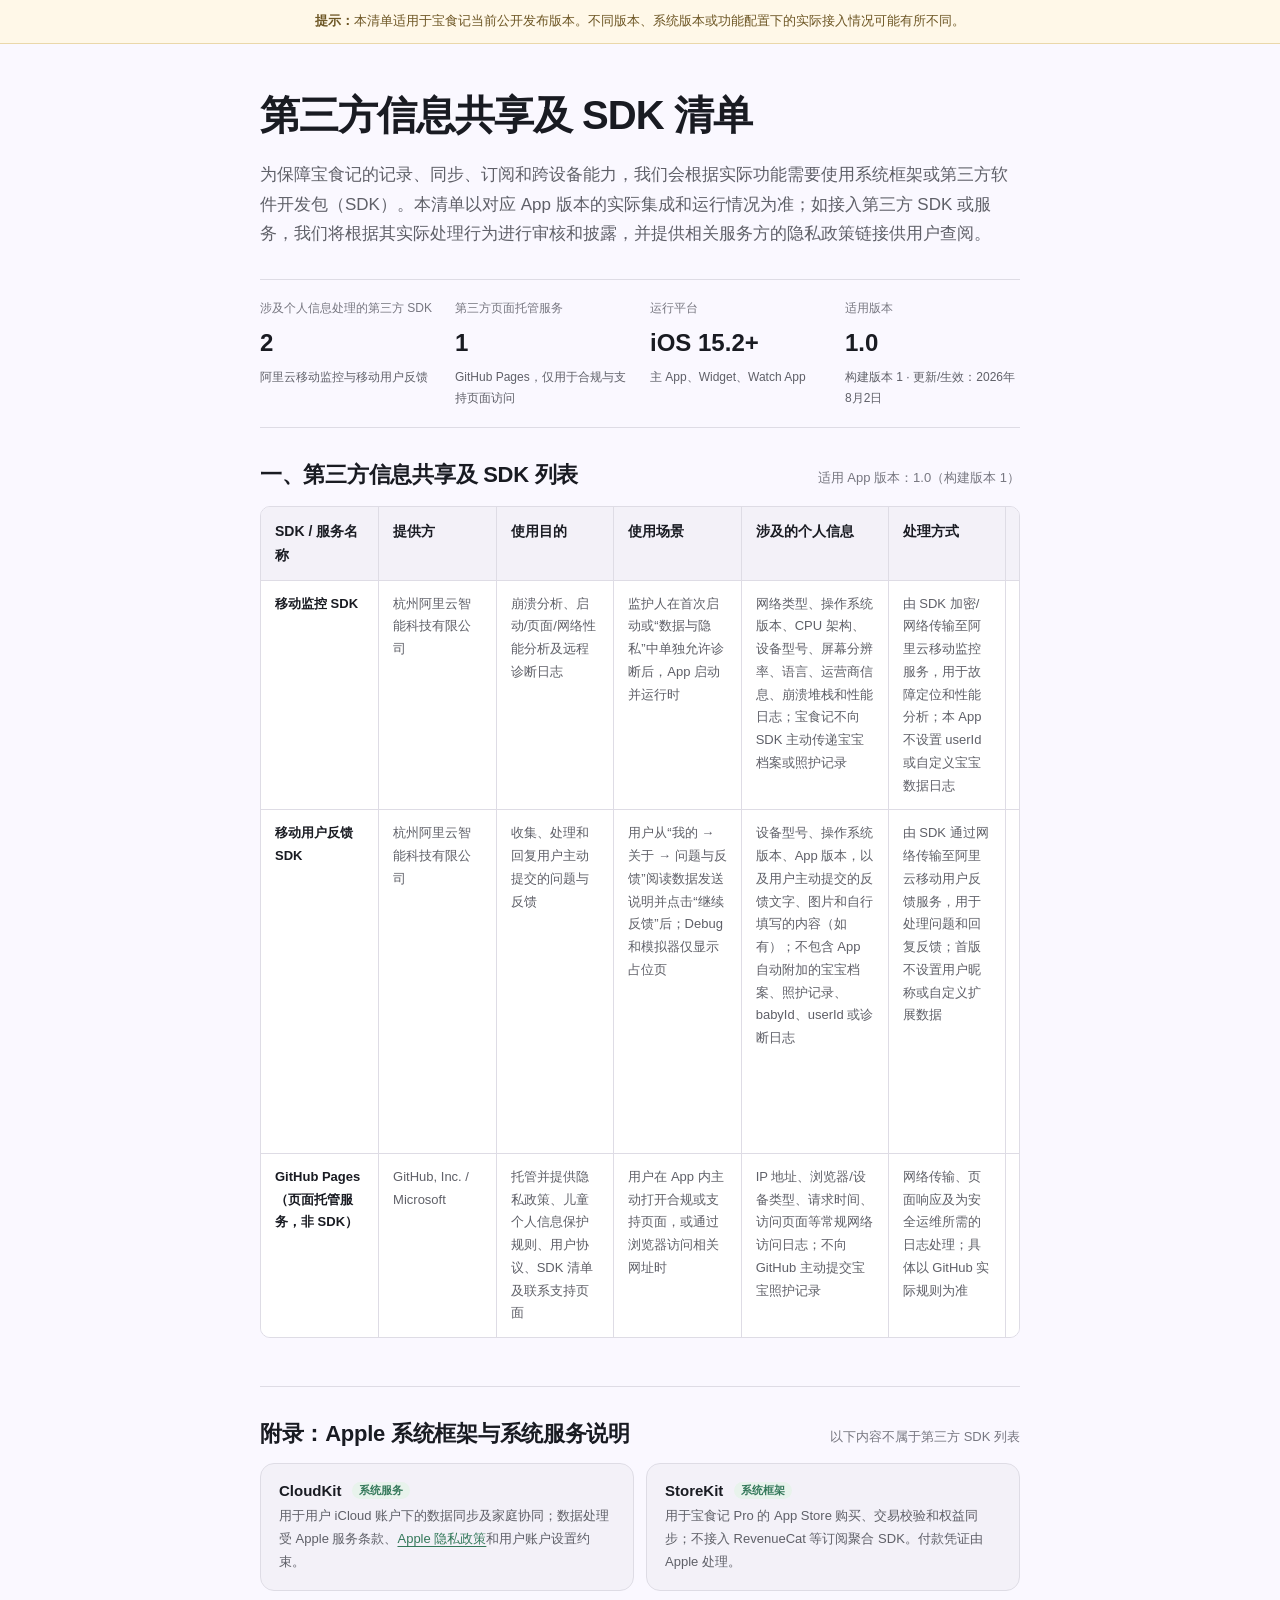
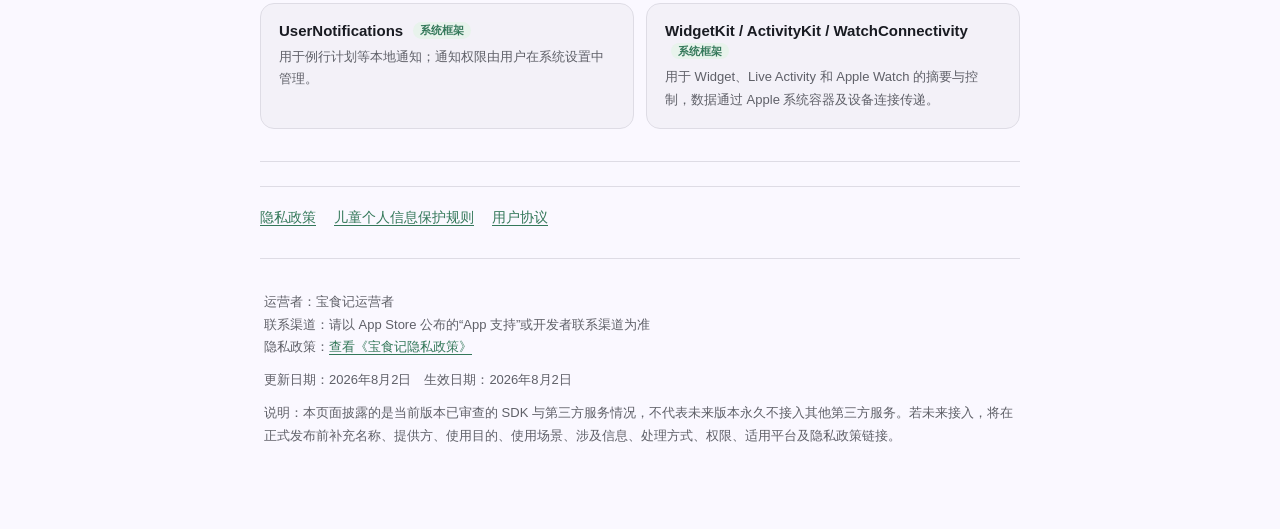
<file: public/sdk/index.html>
<!doctype html>
<html lang="zh-CN">
<head>
  <meta charset="utf-8">
  <meta name="viewport" content="width=device-width, initial-scale=1, viewport-fit=cover">
  <meta name="format-detection" content="telephone=no">
  <meta name="description" content="宝食记第三方信息共享及 SDK 清单，披露当前版本使用的第三方服务与 Apple 系统能力。">
  <title>第三方信息共享及 SDK 清单｜宝食记</title>
  <link rel="stylesheet" href="../legal.css">
</head>
<body>
  <div class="notice"><strong>提示：</strong>本清单适用于宝食记当前公开发布版本。不同版本、系统版本或功能配置下的实际接入情况可能有所不同。</div>

  <main class="page">
    <p class="eyebrow">宝食记 · PRIVACY TRANSPARENCY</p>
    <h1>第三方信息共享及 SDK 清单</h1>
    <p class="intro">为保障宝食记的记录、同步、订阅和跨设备能力，我们会根据实际功能需要使用系统框架或第三方软件开发包（SDK）。本清单以对应 App 版本的实际集成和运行情况为准；如接入第三方 SDK 或服务，我们将根据其实际处理行为进行审核和披露，并提供相关服务方的隐私政策链接供用户查阅。</p>

    <section class="meta meta-four" aria-label="清单摘要">
      <div class="meta-card"><span class="label">涉及个人信息处理的第三方 SDK</span><strong class="value">2</strong><span class="detail">阿里云移动监控与移动用户反馈</span></div>
      <div class="meta-card"><span class="label">第三方页面托管服务</span><strong class="value">1</strong><span class="detail">GitHub Pages，仅用于合规与支持页面访问</span></div>
      <div class="meta-card"><span class="label">运行平台</span><strong class="value">iOS 15.2+</strong><span class="detail">主 App、Widget、Watch App</span></div>
      <div class="meta-card"><span class="label">适用版本</span><strong class="value">1.0</strong><span class="detail">构建版本 1 · 更新/生效：2026年8月2日</span></div>
    </section>

    <section class="section" aria-labelledby="third-party-title">
      <div class="section-heading">
        <h2 id="third-party-title">一、第三方信息共享及 SDK 列表</h2>
        <p>适用 App 版本：1.0（构建版本 1）</p>
      </div>
      <div class="table-wrap sdk-table">
        <table>
          <thead>
            <tr><th>SDK / 服务名称</th><th>提供方</th><th>使用目的</th><th>使用场景</th><th>涉及的个人信息</th><th>处理方式</th><th>系统权限</th><th>适用平台</th><th>第三方隐私政策</th></tr>
          </thead>
          <tbody>
            <tr>
              <td>移动监控 SDK</td>
              <td data-label="提供方">杭州阿里云智能科技有限公司</td>
              <td data-label="使用目的">崩溃分析、启动/页面/网络性能分析及远程诊断日志</td>
              <td data-label="使用场景">监护人在首次启动或“数据与隐私”中单独允许诊断后，App 启动并运行时</td>
              <td data-label="涉及的个人信息">网络类型、操作系统版本、CPU 架构、设备型号、屏幕分辨率、语言、运营商信息、崩溃堆栈和性能日志；宝食记不向 SDK 主动传递宝宝档案或照护记录</td>
              <td data-label="处理方式">由 SDK 加密/网络传输至阿里云移动监控服务，用于故障定位和性能分析；本 App 不设置 userId 或自定义宝宝数据日志</td>
              <td data-label="系统权限">无额外系统权限；需要联网</td>
              <td data-label="适用平台">iOS 15.2+ 主 App</td>
              <td data-label="第三方隐私政策"><a href="https://terms.aliyun.com/legal-agreement/terms/suit_bu1_ali_cloud/suit_bu1_ali_cloud202112071754_83380.html" rel="noopener noreferrer">EMAS 隐私权政策</a></td>
            </tr>
            <tr>
              <td>移动用户反馈 SDK</td>
              <td data-label="提供方">杭州阿里云智能科技有限公司</td>
              <td data-label="使用目的">收集、处理和回复用户主动提交的问题与反馈</td>
              <td data-label="使用场景">用户从“我的 → 关于 → 问题与反馈”阅读数据发送说明并点击“继续反馈”后；Debug 和模拟器仅显示占位页</td>
              <td data-label="涉及的个人信息">设备型号、操作系统版本、App 版本，以及用户主动提交的反馈文字、图片和自行填写的内容（如有）；不包含 App 自动附加的宝宝档案、照护记录、babyId、userId 或诊断日志</td>
              <td data-label="处理方式">由 SDK 通过网络传输至阿里云移动用户反馈服务，用于处理问题和回复反馈；首版不设置用户昵称或自定义扩展数据</td>
              <td data-label="系统权限">用户主动添加图片时可能使用相机或照片权限；首版关闭语音反馈，不申请麦克风；需要联网</td>
              <td data-label="适用平台">iOS 15.2+ Release 真机</td>
              <td data-label="第三方隐私政策"><a href="https://terms.aliyun.com/legal-agreement/terms/suit_bu1_ali_cloud/suit_bu1_ali_cloud202112071754_83380.html" rel="noopener noreferrer">EMAS 隐私权政策</a></td>
            </tr>
            <tr>
              <td>GitHub Pages（页面托管服务，非 SDK）</td>
              <td data-label="提供方">GitHub, Inc. / Microsoft</td>
              <td data-label="使用目的">托管并提供隐私政策、儿童个人信息保护规则、用户协议、SDK 清单及联系支持页面</td>
              <td data-label="使用场景">用户在 App 内主动打开合规或支持页面，或通过浏览器访问相关网址时</td>
              <td data-label="涉及的个人信息">IP 地址、浏览器/设备类型、请求时间、访问页面等常规网络访问日志；不向 GitHub 主动提交宝宝照护记录</td>
              <td data-label="处理方式">网络传输、页面响应及为安全运维所需的日志处理；具体以 GitHub 实际规则为准</td>
              <td data-label="系统权限">无</td>
              <td data-label="适用平台">iOS / Web</td>
              <td data-label="第三方隐私政策"><a href="https://docs.github.com/en/site-policy/privacy-policies/github-general-privacy-statement" rel="noopener noreferrer">GitHub 隐私声明</a></td>
            </tr>
          </tbody>
        </table>
      </div>
    </section>

    <section class="section" aria-labelledby="apple-title">
      <div class="section-heading">
        <h2 id="apple-title">附录：Apple 系统框架与系统服务说明</h2>
        <p>以下内容不属于第三方 SDK 列表</p>
      </div>
      <div class="system-list">
        <article class="system-item"><h3>CloudKit <span class="badge">系统服务</span></h3><p>用于用户 iCloud 账户下的数据同步及家庭协同；数据处理受 Apple 服务条款、<a href="https://www.apple.com/legal/privacy/" rel="noopener noreferrer">Apple 隐私政策</a>和用户账户设置约束。</p></article>
        <article class="system-item"><h3>StoreKit <span class="badge">系统框架</span></h3><p>用于宝食记 Pro 的 App Store 购买、交易校验和权益同步；不接入 RevenueCat 等订阅聚合 SDK。付款凭证由 Apple 处理。</p></article>
        <article class="system-item"><h3>UserNotifications <span class="badge">系统框架</span></h3><p>用于例行计划等本地通知；通知权限由用户在系统设置中管理。</p></article>
        <article class="system-item"><h3>WidgetKit / ActivityKit / WatchConnectivity <span class="badge">系统框架</span></h3><p>用于 Widget、Live Activity 和 Apple Watch 的摘要与控制，数据通过 Apple 系统容器及设备连接传递。</p></article>
      </div>
    </section>

    <nav class="legal-nav" aria-label="相关规则">
      <a href="../privacy/index.html">隐私政策</a>
      <a href="../children-privacy/index.html">儿童个人信息保护规则</a>
      <a href="../terms/index.html">用户协议</a>
    </nav>

    <footer class="footnote">
      <p>运营者：宝食记运营者<br>联系渠道：请以 App Store 公布的“App 支持”或开发者联系渠道为准<br>隐私政策：<a href="../privacy/index.html">查看《宝食记隐私政策》</a></p>
      <p>更新日期：2026年8月2日　生效日期：2026年8月2日</p>
      <p>说明：本页面披露的是当前版本已审查的 SDK 与第三方服务情况，不代表未来版本永久不接入其他第三方服务。若未来接入，将在正式发布前补充名称、提供方、使用目的、使用场景、涉及信息、处理方式、权限、适用平台及隐私政策链接。</p>
    </footer>
  </main>
</body>
</html>
</file>
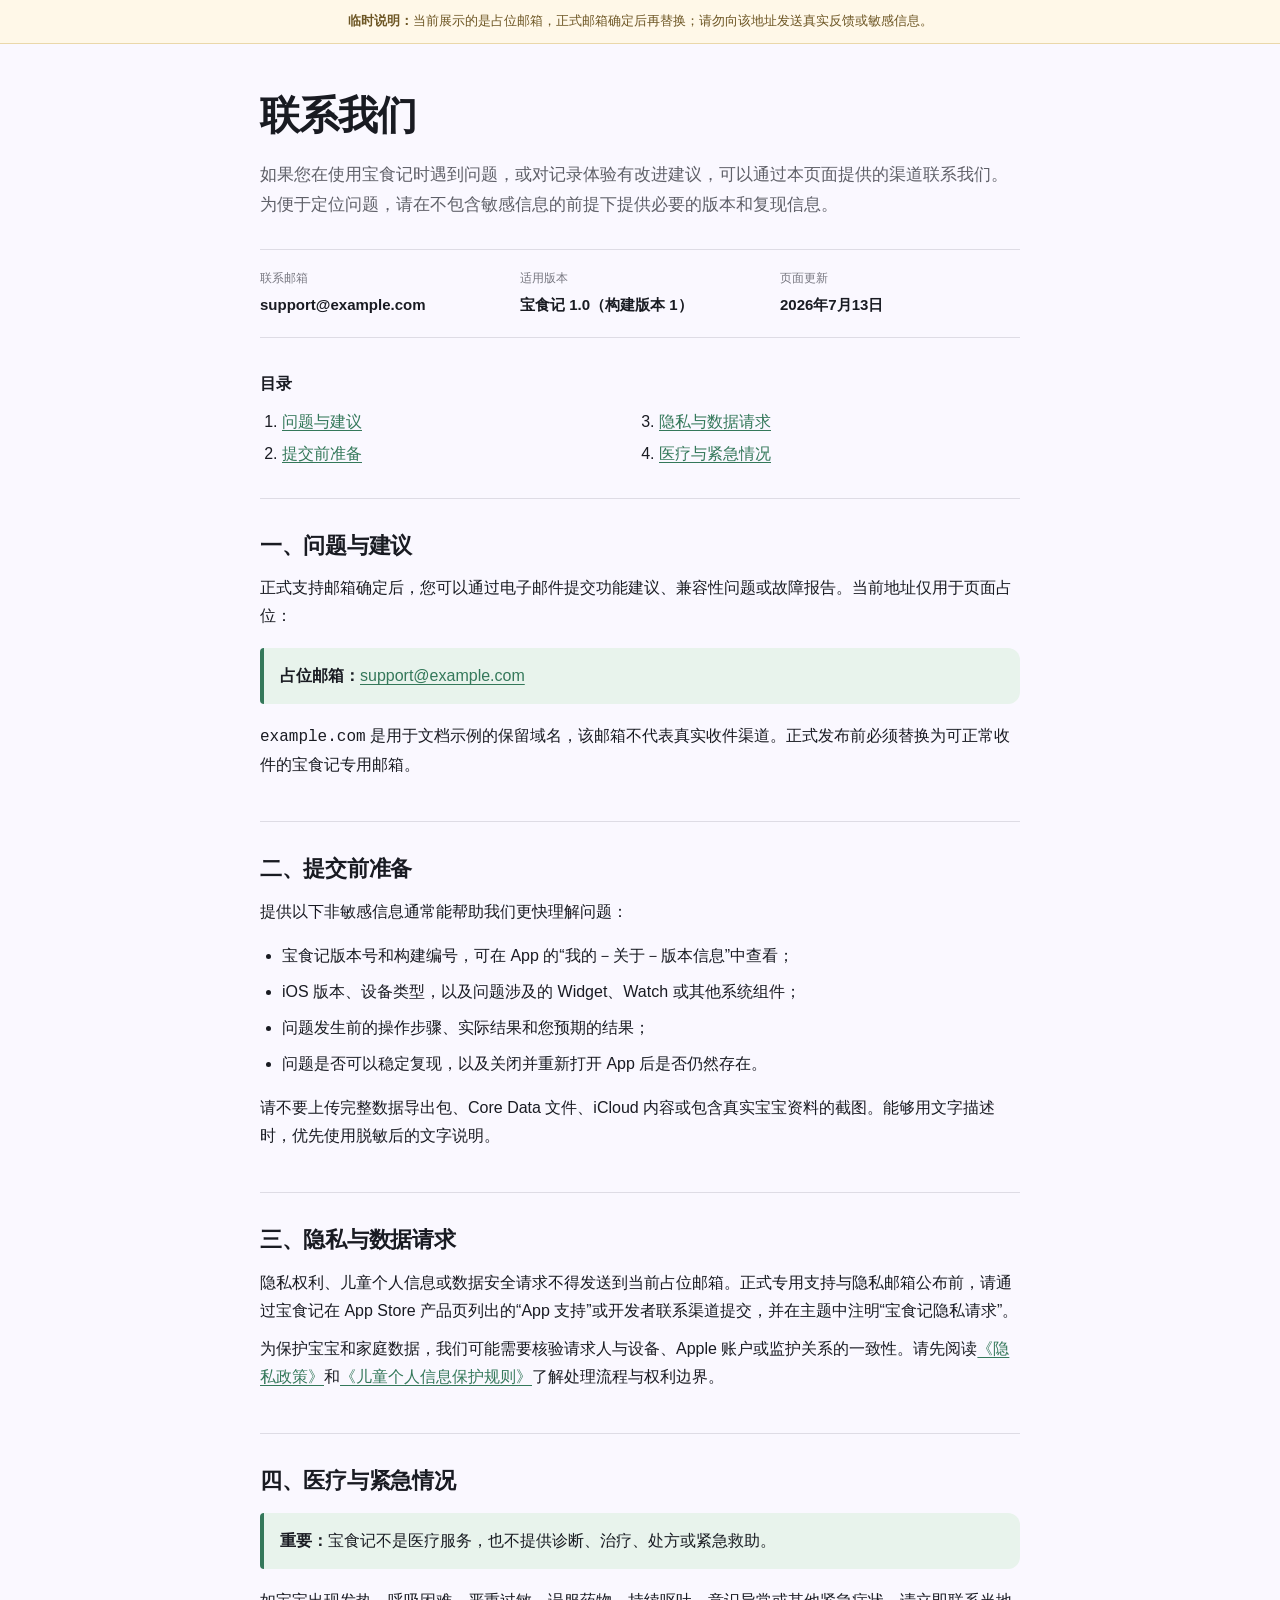
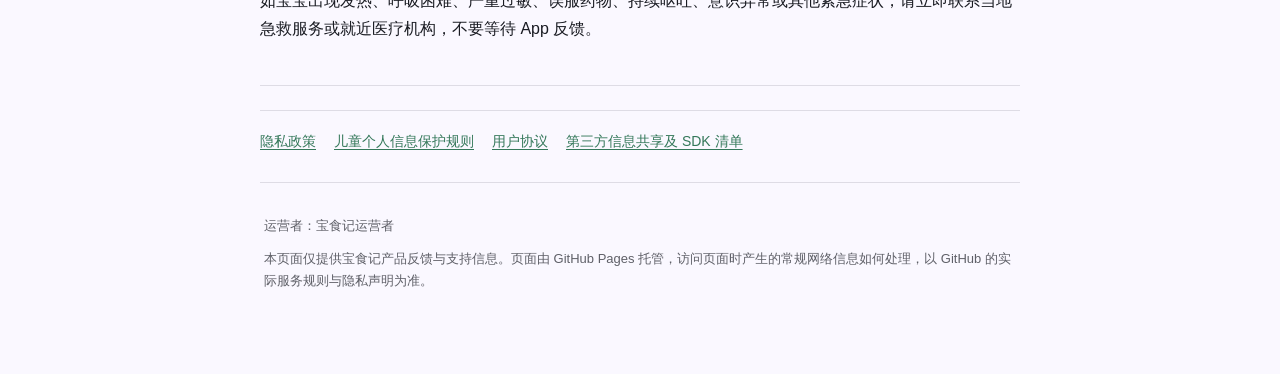
<file: public/support/index.html>
<!doctype html>
<html lang="zh-CN">
<head>
  <meta charset="utf-8">
  <meta name="viewport" content="width=device-width, initial-scale=1, viewport-fit=cover">
  <meta name="format-detection" content="telephone=no">
  <meta name="description" content="宝食记联系与支持页面，提供问题反馈渠道、提交建议和隐私提醒。">
  <title>联系我们｜宝食记</title>
  <link rel="stylesheet" href="../legal.css">
</head>
<body>
  <div class="notice"><strong>临时说明：</strong>当前展示的是占位邮箱，正式邮箱确定后再替换；请勿向该地址发送真实反馈或敏感信息。</div>

  <main class="page">
    <p class="eyebrow">宝食记 · SUPPORT</p>
    <h1>联系我们</h1>
    <p class="intro">如果您在使用宝食记时遇到问题，或对记录体验有改进建议，可以通过本页面提供的渠道联系我们。为便于定位问题，请在不包含敏感信息的前提下提供必要的版本和复现信息。</p>

    <section class="meta" aria-label="支持信息">
      <div class="meta-card"><span>联系邮箱</span><strong>support@example.com</strong></div>
      <div class="meta-card"><span>适用版本</span><strong>宝食记 1.0（构建版本 1）</strong></div>
      <div class="meta-card"><span>页面更新</span><strong>2026年7月13日</strong></div>
    </section>

    <nav class="toc" aria-label="目录">
      <strong>目录</strong>
      <ol>
        <li><a href="#feedback">问题与建议</a></li>
        <li><a href="#prepare">提交前准备</a></li>
        <li><a href="#privacy">隐私与数据请求</a></li>
        <li><a href="#medical">医疗与紧急情况</a></li>
      </ol>
    </nav>

    <section class="section" id="feedback">
      <h2>一、问题与建议</h2>
      <p>正式支持邮箱确定后，您可以通过电子邮件提交功能建议、兼容性问题或故障报告。当前地址仅用于页面占位：</p>
      <div class="callout"><strong>占位邮箱：</strong><a href="mailto:support@example.com">support@example.com</a></div>
      <p><code>example.com</code> 是用于文档示例的保留域名，该邮箱不代表真实收件渠道。正式发布前必须替换为可正常收件的宝食记专用邮箱。</p>
    </section>

    <section class="section" id="prepare">
      <h2>二、提交前准备</h2>
      <p>提供以下非敏感信息通常能帮助我们更快理解问题：</p>
      <ul>
        <li>宝食记版本号和构建编号，可在 App 的“我的－关于－版本信息”中查看；</li>
        <li>iOS 版本、设备类型，以及问题涉及的 Widget、Watch 或其他系统组件；</li>
        <li>问题发生前的操作步骤、实际结果和您预期的结果；</li>
        <li>问题是否可以稳定复现，以及关闭并重新打开 App 后是否仍然存在。</li>
      </ul>
      <p>请不要上传完整数据导出包、Core Data 文件、iCloud 内容或包含真实宝宝资料的截图。能够用文字描述时，优先使用脱敏后的文字说明。</p>
    </section>

    <section class="section" id="privacy">
      <h2>三、隐私与数据请求</h2>
      <p>隐私权利、儿童个人信息或数据安全请求不得发送到当前占位邮箱。正式专用支持与隐私邮箱公布前，请通过宝食记在 App Store 产品页列出的“App 支持”或开发者联系渠道提交，并在主题中注明“宝食记隐私请求”。</p>
      <p>为保护宝宝和家庭数据，我们可能需要核验请求人与设备、Apple 账户或监护关系的一致性。请先阅读<a href="../privacy/index.html">《隐私政策》</a>和<a href="../children-privacy/index.html">《儿童个人信息保护规则》</a>了解处理流程与权利边界。</p>
    </section>

    <section class="section" id="medical">
      <h2>四、医疗与紧急情况</h2>
      <div class="callout"><strong>重要：</strong>宝食记不是医疗服务，也不提供诊断、治疗、处方或紧急救助。</div>
      <p>如宝宝出现发热、呼吸困难、严重过敏、误服药物、持续呕吐、意识异常或其他紧急症状，请立即联系当地急救服务或就近医疗机构，不要等待 App 反馈。</p>
    </section>

    <nav class="legal-nav" aria-label="相关规则">
      <a href="../privacy/index.html">隐私政策</a>
      <a href="../children-privacy/index.html">儿童个人信息保护规则</a>
      <a href="../terms/index.html">用户协议</a>
      <a href="../sdk/index.html">第三方信息共享及 SDK 清单</a>
    </nav>

    <footer class="footnote">
      <p>运营者：宝食记运营者</p>
      <p>本页面仅提供宝食记产品反馈与支持信息。页面由 GitHub Pages 托管，访问页面时产生的常规网络信息如何处理，以 GitHub 的实际服务规则与隐私声明为准。</p>
    </footer>
  </main>
</body>
</html>
</file>
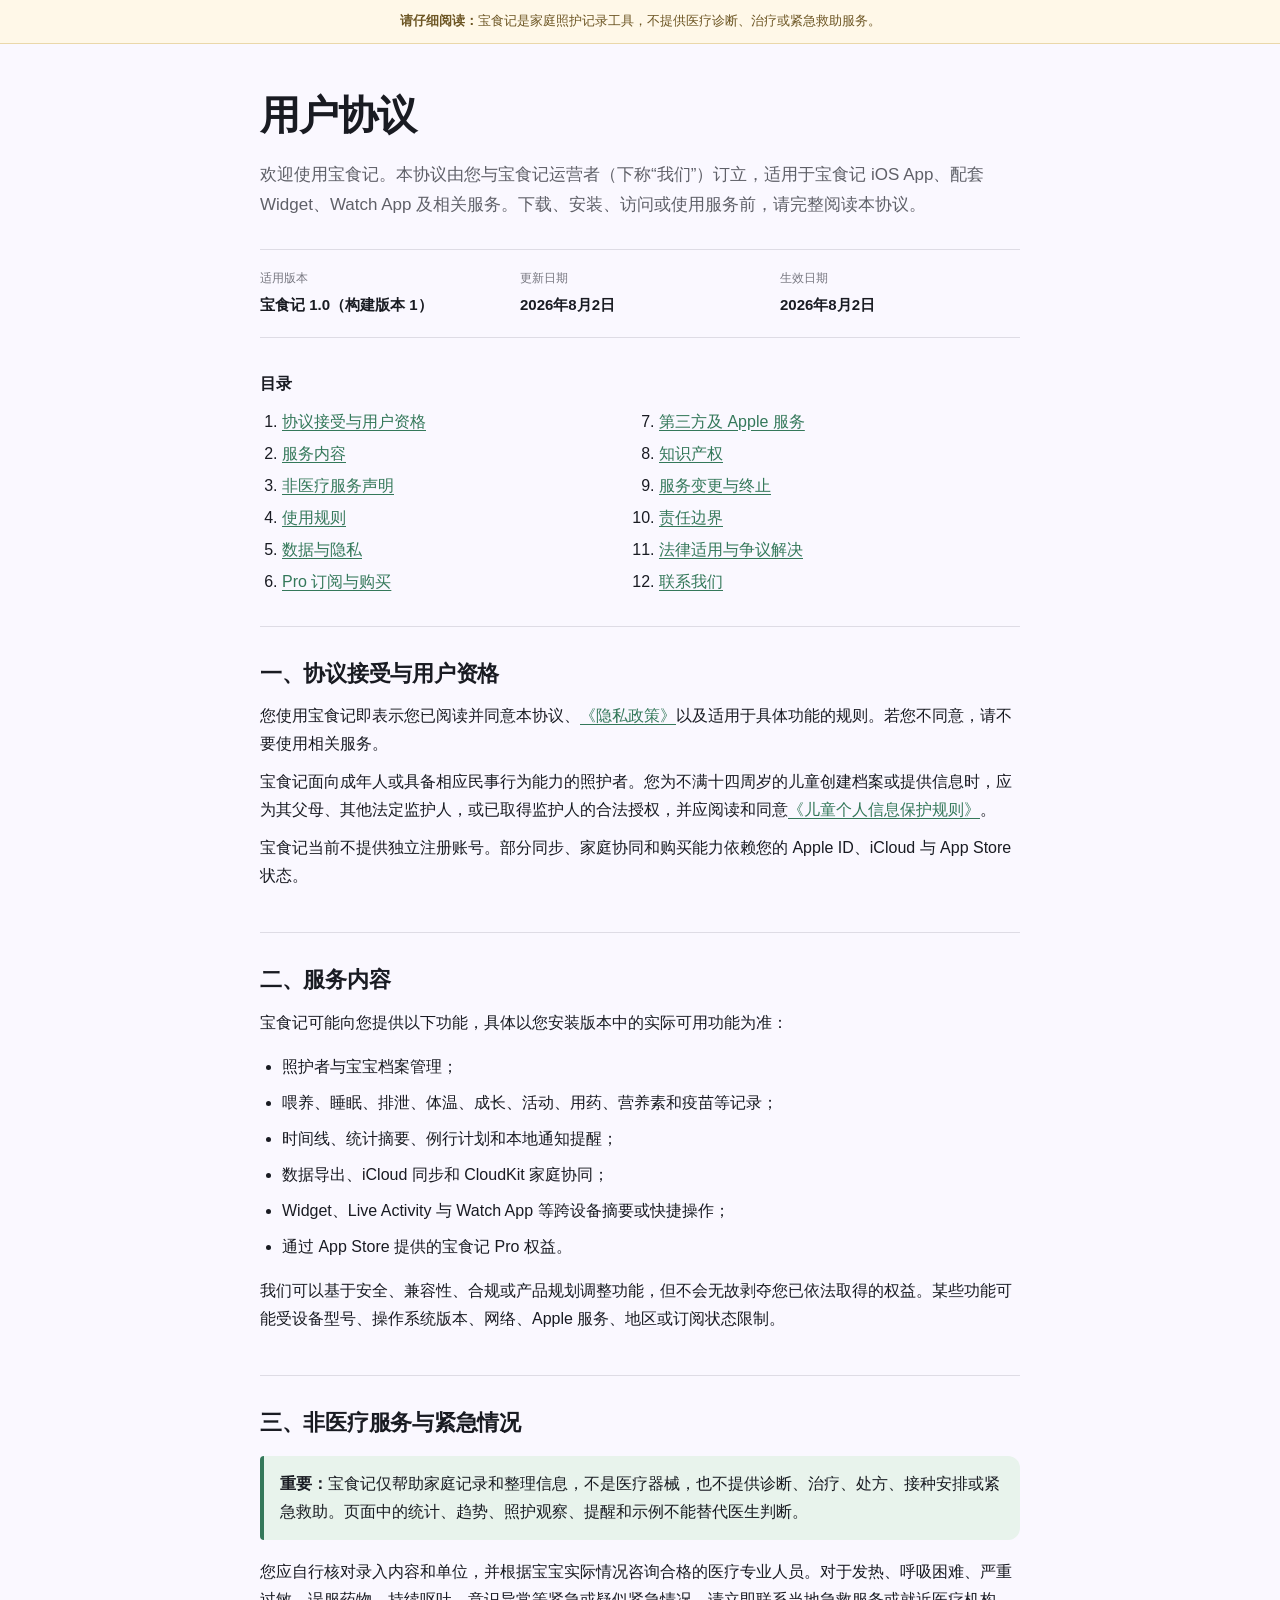
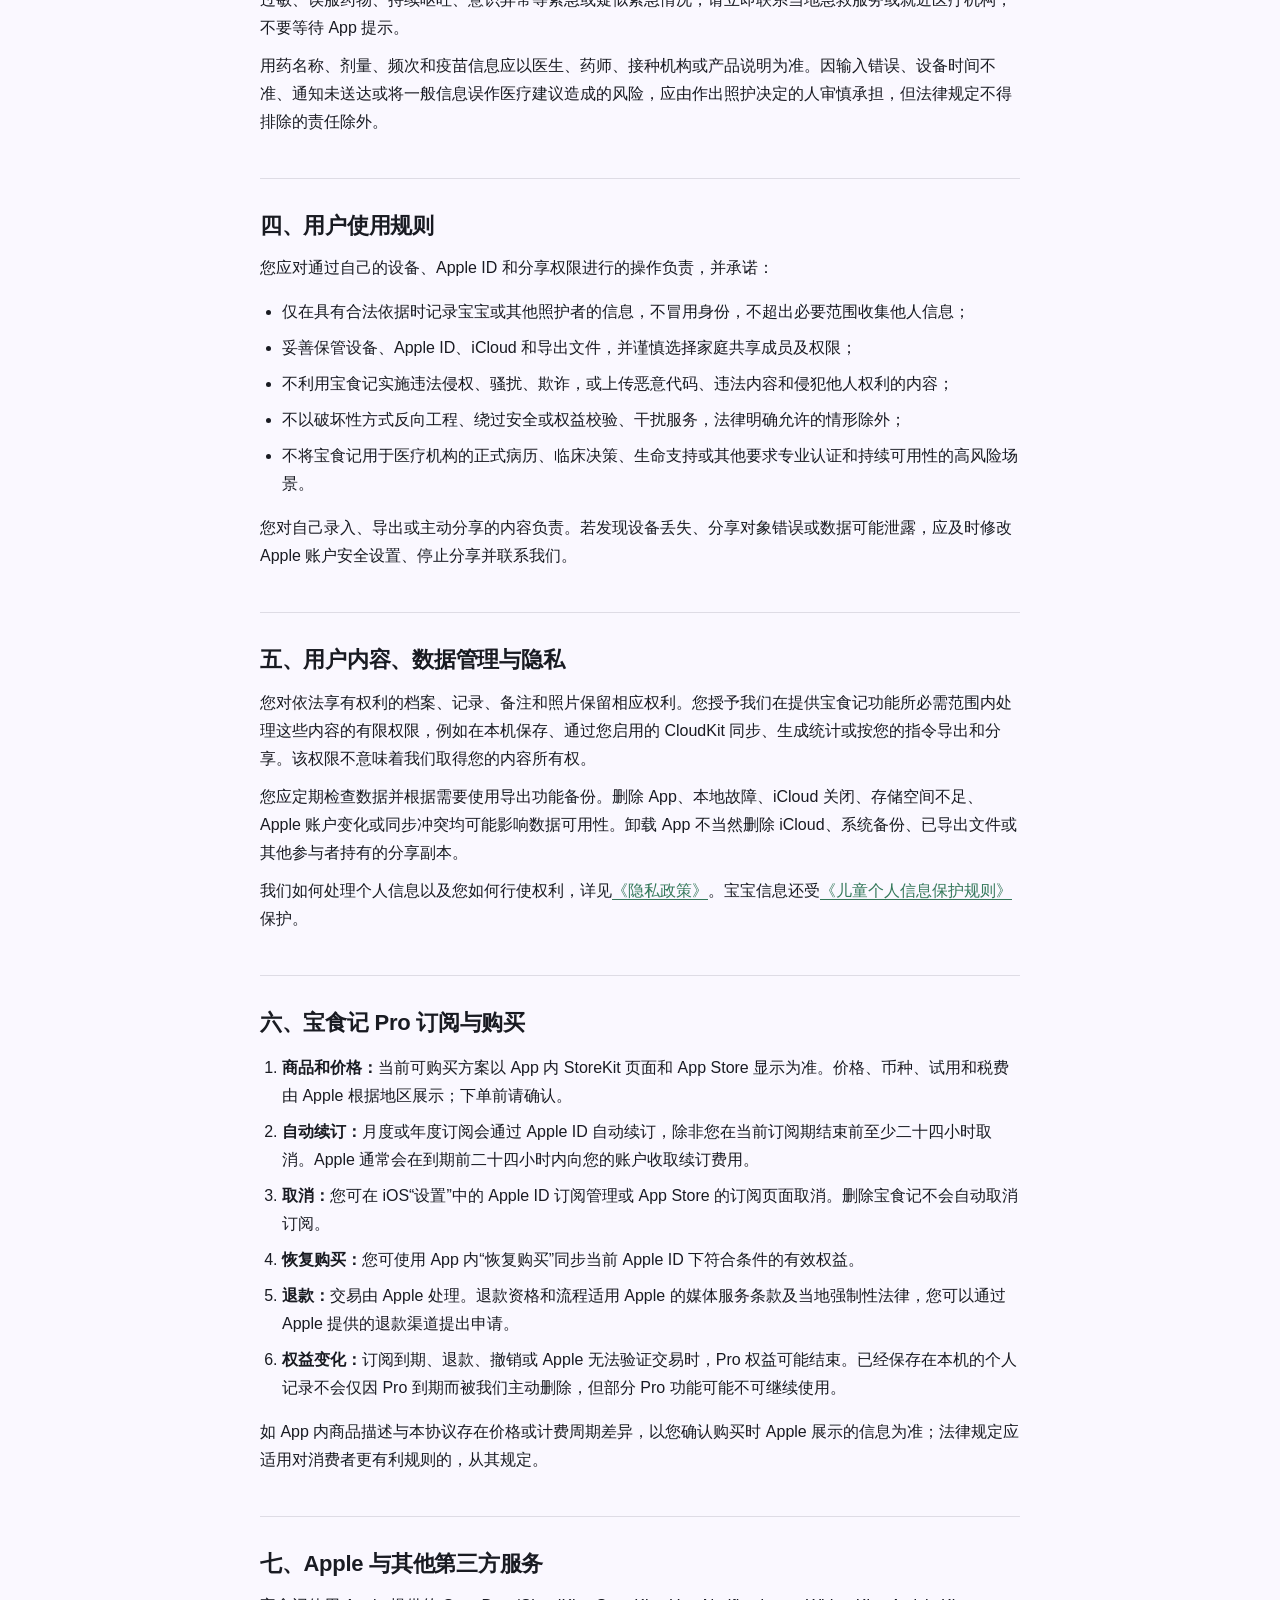
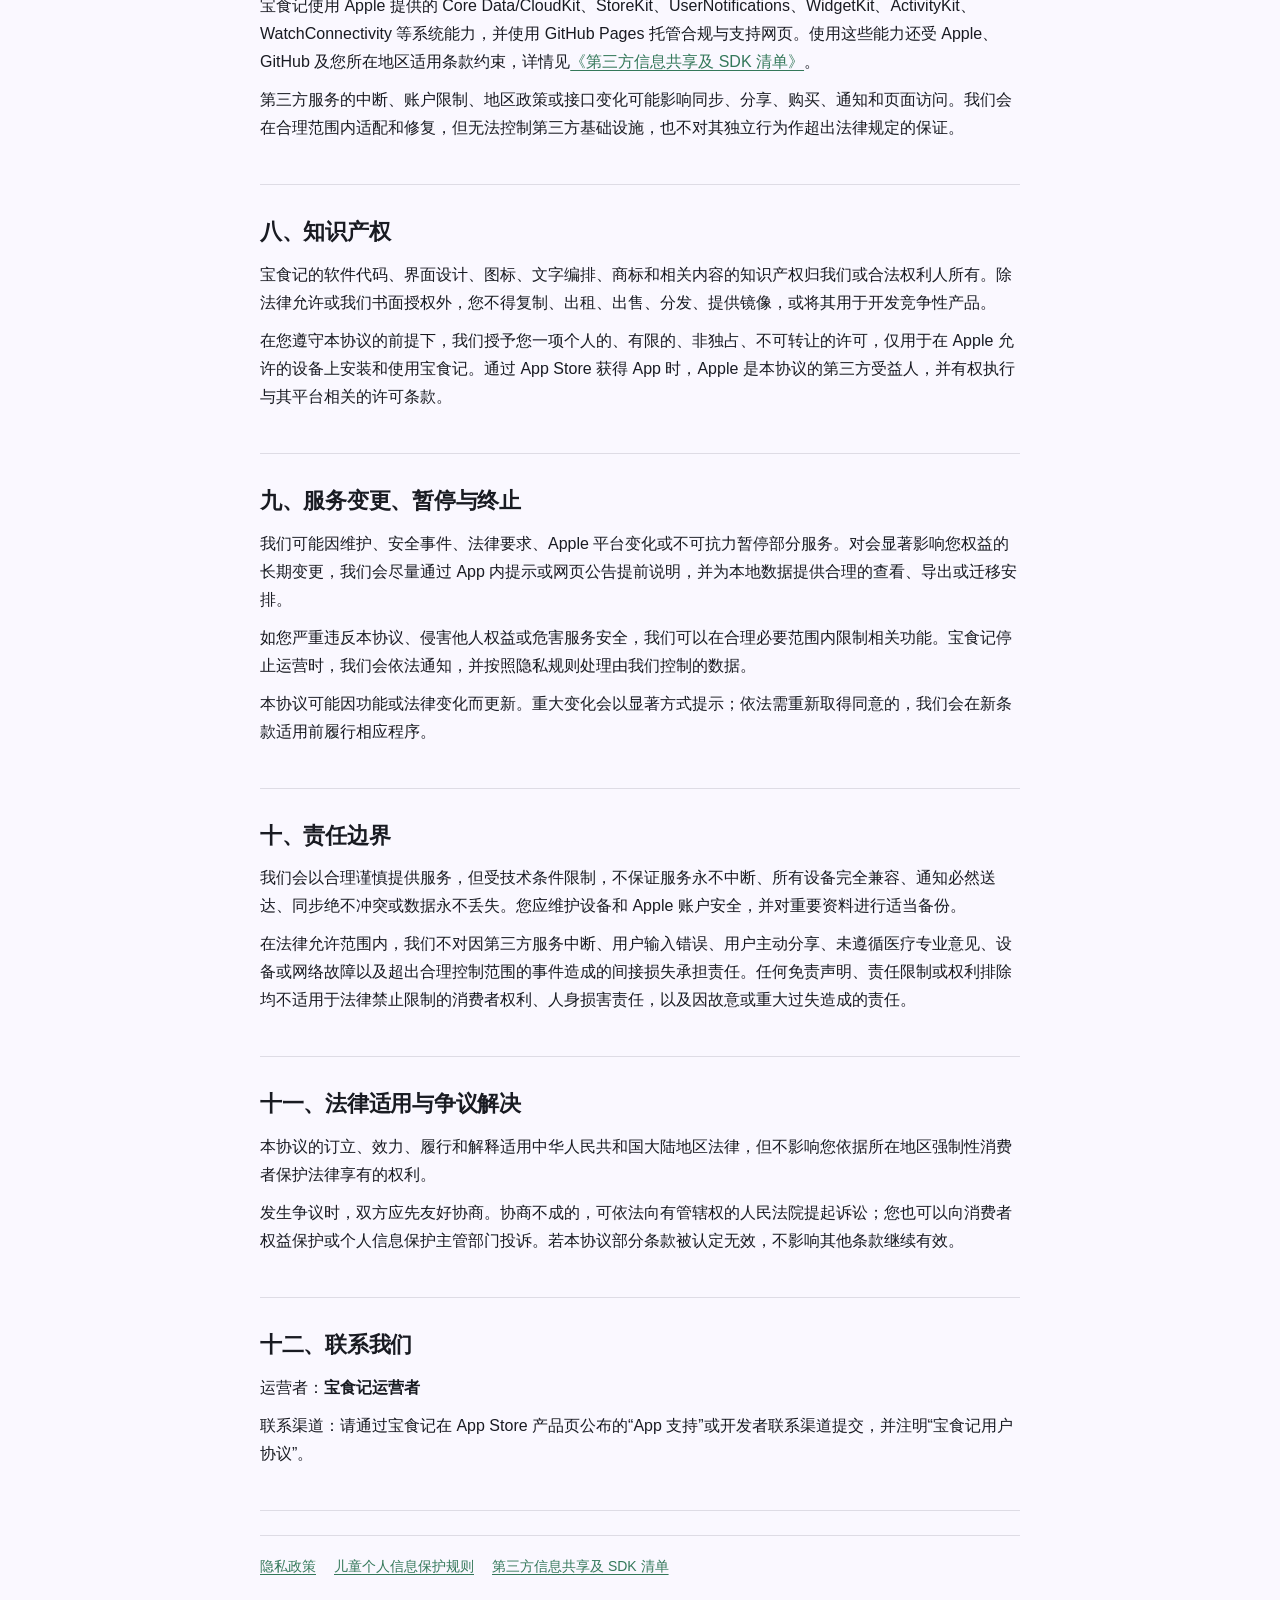
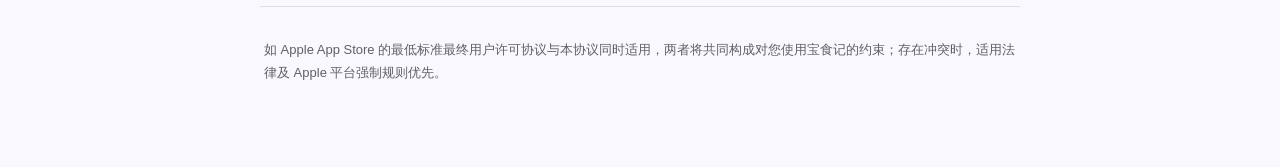
<file: public/terms/index.html>
<!doctype html>
<html lang="zh-CN">
<head>
  <meta charset="utf-8">
  <meta name="viewport" content="width=device-width, initial-scale=1, viewport-fit=cover">
  <meta name="format-detection" content="telephone=no">
  <meta name="description" content="宝食记用户协议，约定服务内容、使用规则、订阅、数据管理与责任边界。">
  <title>用户协议｜宝食记</title>
  <link rel="stylesheet" href="../legal.css">
</head>
<body>
  <div class="notice"><strong>请仔细阅读：</strong>宝食记是家庭照护记录工具，不提供医疗诊断、治疗或紧急救助服务。</div>

  <main class="page">
    <p class="eyebrow">宝食记 · TERMS OF SERVICE</p>
    <h1>用户协议</h1>
    <p class="intro">欢迎使用宝食记。本协议由您与宝食记运营者（下称“我们”）订立，适用于宝食记 iOS App、配套 Widget、Watch App 及相关服务。下载、安装、访问或使用服务前，请完整阅读本协议。</p>

    <section class="meta" aria-label="协议信息">
      <div class="meta-card"><span>适用版本</span><strong>宝食记 1.0（构建版本 1）</strong></div>
      <div class="meta-card"><span>更新日期</span><strong>2026年8月2日</strong></div>
      <div class="meta-card"><span>生效日期</span><strong>2026年8月2日</strong></div>
    </section>

    <nav class="toc" aria-label="目录">
      <strong>目录</strong>
      <ol>
        <li><a href="#acceptance">协议接受与用户资格</a></li>
        <li><a href="#service">服务内容</a></li>
        <li><a href="#medical">非医疗服务声明</a></li>
        <li><a href="#rules">使用规则</a></li>
        <li><a href="#data">数据与隐私</a></li>
        <li><a href="#subscription">Pro 订阅与购买</a></li>
        <li><a href="#third-party">第三方及 Apple 服务</a></li>
        <li><a href="#ip">知识产权</a></li>
        <li><a href="#changes">服务变更与终止</a></li>
        <li><a href="#liability">责任边界</a></li>
        <li><a href="#law">法律适用与争议解决</a></li>
        <li><a href="#contact">联系我们</a></li>
      </ol>
    </nav>

    <section class="section" id="acceptance">
      <h2>一、协议接受与用户资格</h2>
      <p>您使用宝食记即表示您已阅读并同意本协议、<a href="../privacy/index.html">《隐私政策》</a>以及适用于具体功能的规则。若您不同意，请不要使用相关服务。</p>
      <p>宝食记面向成年人或具备相应民事行为能力的照护者。您为不满十四周岁的儿童创建档案或提供信息时，应为其父母、其他法定监护人，或已取得监护人的合法授权，并应阅读和同意<a href="../children-privacy/index.html">《儿童个人信息保护规则》</a>。</p>
      <p>宝食记当前不提供独立注册账号。部分同步、家庭协同和购买能力依赖您的 Apple ID、iCloud 与 App Store 状态。</p>
    </section>

    <section class="section" id="service">
      <h2>二、服务内容</h2>
      <p>宝食记可能向您提供以下功能，具体以您安装版本中的实际可用功能为准：</p>
      <ul>
        <li>照护者与宝宝档案管理；</li>
        <li>喂养、睡眠、排泄、体温、成长、活动、用药、营养素和疫苗等记录；</li>
        <li>时间线、统计摘要、例行计划和本地通知提醒；</li>
        <li>数据导出、iCloud 同步和 CloudKit 家庭协同；</li>
        <li>Widget、Live Activity 与 Watch App 等跨设备摘要或快捷操作；</li>
        <li>通过 App Store 提供的宝食记 Pro 权益。</li>
      </ul>
      <p>我们可以基于安全、兼容性、合规或产品规划调整功能，但不会无故剥夺您已依法取得的权益。某些功能可能受设备型号、操作系统版本、网络、Apple 服务、地区或订阅状态限制。</p>
    </section>

    <section class="section" id="medical">
      <h2>三、非医疗服务与紧急情况</h2>
      <div class="callout"><strong>重要：</strong>宝食记仅帮助家庭记录和整理信息，不是医疗器械，也不提供诊断、治疗、处方、接种安排或紧急救助。页面中的统计、趋势、照护观察、提醒和示例不能替代医生判断。</div>
      <p>您应自行核对录入内容和单位，并根据宝宝实际情况咨询合格的医疗专业人员。对于发热、呼吸困难、严重过敏、误服药物、持续呕吐、意识异常等紧急或疑似紧急情况，请立即联系当地急救服务或就近医疗机构，不要等待 App 提示。</p>
      <p>用药名称、剂量、频次和疫苗信息应以医生、药师、接种机构或产品说明为准。因输入错误、设备时间不准、通知未送达或将一般信息误作医疗建议造成的风险，应由作出照护决定的人审慎承担，但法律规定不得排除的责任除外。</p>
    </section>

    <section class="section" id="rules">
      <h2>四、用户使用规则</h2>
      <p>您应对通过自己的设备、Apple ID 和分享权限进行的操作负责，并承诺：</p>
      <ul>
        <li>仅在具有合法依据时记录宝宝或其他照护者的信息，不冒用身份，不超出必要范围收集他人信息；</li>
        <li>妥善保管设备、Apple ID、iCloud 和导出文件，并谨慎选择家庭共享成员及权限；</li>
        <li>不利用宝食记实施违法侵权、骚扰、欺诈，或上传恶意代码、违法内容和侵犯他人权利的内容；</li>
        <li>不以破坏性方式反向工程、绕过安全或权益校验、干扰服务，法律明确允许的情形除外；</li>
        <li>不将宝食记用于医疗机构的正式病历、临床决策、生命支持或其他要求专业认证和持续可用性的高风险场景。</li>
      </ul>
      <p>您对自己录入、导出或主动分享的内容负责。若发现设备丢失、分享对象错误或数据可能泄露，应及时修改 Apple 账户安全设置、停止分享并联系我们。</p>
    </section>

    <section class="section" id="data">
      <h2>五、用户内容、数据管理与隐私</h2>
      <p>您对依法享有权利的档案、记录、备注和照片保留相应权利。您授予我们在提供宝食记功能所必需范围内处理这些内容的有限权限，例如在本机保存、通过您启用的 CloudKit 同步、生成统计或按您的指令导出和分享。该权限不意味着我们取得您的内容所有权。</p>
      <p>您应定期检查数据并根据需要使用导出功能备份。删除 App、本地故障、iCloud 关闭、存储空间不足、Apple 账户变化或同步冲突均可能影响数据可用性。卸载 App 不当然删除 iCloud、系统备份、已导出文件或其他参与者持有的分享副本。</p>
      <p>我们如何处理个人信息以及您如何行使权利，详见<a href="../privacy/index.html">《隐私政策》</a>。宝宝信息还受<a href="../children-privacy/index.html">《儿童个人信息保护规则》</a>保护。</p>
    </section>

    <section class="section" id="subscription">
      <h2>六、宝食记 Pro 订阅与购买</h2>
      <ol>
        <li><strong>商品和价格：</strong>当前可购买方案以 App 内 StoreKit 页面和 App Store 显示为准。价格、币种、试用和税费由 Apple 根据地区展示；下单前请确认。</li>
        <li><strong>自动续订：</strong>月度或年度订阅会通过 Apple ID 自动续订，除非您在当前订阅期结束前至少二十四小时取消。Apple 通常会在到期前二十四小时内向您的账户收取续订费用。</li>
        <li><strong>取消：</strong>您可在 iOS“设置”中的 Apple ID 订阅管理或 App Store 的订阅页面取消。删除宝食记不会自动取消订阅。</li>
        <li><strong>恢复购买：</strong>您可使用 App 内“恢复购买”同步当前 Apple ID 下符合条件的有效权益。</li>
        <li><strong>退款：</strong>交易由 Apple 处理。退款资格和流程适用 Apple 的媒体服务条款及当地强制性法律，您可以通过 Apple 提供的退款渠道提出申请。</li>
        <li><strong>权益变化：</strong>订阅到期、退款、撤销或 Apple 无法验证交易时，Pro 权益可能结束。已经保存在本机的个人记录不会仅因 Pro 到期而被我们主动删除，但部分 Pro 功能可能不可继续使用。</li>
      </ol>
      <p>如 App 内商品描述与本协议存在价格或计费周期差异，以您确认购买时 Apple 展示的信息为准；法律规定应适用对消费者更有利规则的，从其规定。</p>
    </section>

    <section class="section" id="third-party">
      <h2>七、Apple 与其他第三方服务</h2>
      <p>宝食记使用 Apple 提供的 Core Data/CloudKit、StoreKit、UserNotifications、WidgetKit、ActivityKit、WatchConnectivity 等系统能力，并使用 GitHub Pages 托管合规与支持网页。使用这些能力还受 Apple、GitHub 及您所在地区适用条款约束，详情见<a href="../sdk/index.html">《第三方信息共享及 SDK 清单》</a>。</p>
      <p>第三方服务的中断、账户限制、地区政策或接口变化可能影响同步、分享、购买、通知和页面访问。我们会在合理范围内适配和修复，但无法控制第三方基础设施，也不对其独立行为作超出法律规定的保证。</p>
    </section>

    <section class="section" id="ip">
      <h2>八、知识产权</h2>
      <p>宝食记的软件代码、界面设计、图标、文字编排、商标和相关内容的知识产权归我们或合法权利人所有。除法律允许或我们书面授权外，您不得复制、出租、出售、分发、提供镜像，或将其用于开发竞争性产品。</p>
      <p>在您遵守本协议的前提下，我们授予您一项个人的、有限的、非独占、不可转让的许可，仅用于在 Apple 允许的设备上安装和使用宝食记。通过 App Store 获得 App 时，Apple 是本协议的第三方受益人，并有权执行与其平台相关的许可条款。</p>
    </section>

    <section class="section" id="changes">
      <h2>九、服务变更、暂停与终止</h2>
      <p>我们可能因维护、安全事件、法律要求、Apple 平台变化或不可抗力暂停部分服务。对会显著影响您权益的长期变更，我们会尽量通过 App 内提示或网页公告提前说明，并为本地数据提供合理的查看、导出或迁移安排。</p>
      <p>如您严重违反本协议、侵害他人权益或危害服务安全，我们可以在合理必要范围内限制相关功能。宝食记停止运营时，我们会依法通知，并按照隐私规则处理由我们控制的数据。</p>
      <p>本协议可能因功能或法律变化而更新。重大变化会以显著方式提示；依法需重新取得同意的，我们会在新条款适用前履行相应程序。</p>
    </section>

    <section class="section" id="liability">
      <h2>十、责任边界</h2>
      <p>我们会以合理谨慎提供服务，但受技术条件限制，不保证服务永不中断、所有设备完全兼容、通知必然送达、同步绝不冲突或数据永不丢失。您应维护设备和 Apple 账户安全，并对重要资料进行适当备份。</p>
      <p>在法律允许范围内，我们不对因第三方服务中断、用户输入错误、用户主动分享、未遵循医疗专业意见、设备或网络故障以及超出合理控制范围的事件造成的间接损失承担责任。任何免责声明、责任限制或权利排除均不适用于法律禁止限制的消费者权利、人身损害责任，以及因故意或重大过失造成的责任。</p>
    </section>

    <section class="section" id="law">
      <h2>十一、法律适用与争议解决</h2>
      <p>本协议的订立、效力、履行和解释适用中华人民共和国大陆地区法律，但不影响您依据所在地区强制性消费者保护法律享有的权利。</p>
      <p>发生争议时，双方应先友好协商。协商不成的，可依法向有管辖权的人民法院提起诉讼；您也可以向消费者权益保护或个人信息保护主管部门投诉。若本协议部分条款被认定无效，不影响其他条款继续有效。</p>
    </section>

    <section class="section" id="contact">
      <h2>十二、联系我们</h2>
      <p>运营者：<strong>宝食记运营者</strong></p>
      <p>联系渠道：请通过宝食记在 App Store 产品页公布的“App 支持”或开发者联系渠道提交，并注明“宝食记用户协议”。</p>
    </section>

    <nav class="legal-nav" aria-label="相关规则">
      <a href="../privacy/index.html">隐私政策</a>
      <a href="../children-privacy/index.html">儿童个人信息保护规则</a>
      <a href="../sdk/index.html">第三方信息共享及 SDK 清单</a>
    </nav>

    <footer class="footnote">
      <p>如 Apple App Store 的最低标准最终用户许可协议与本协议同时适用，两者将共同构成对您使用宝食记的约束；存在冲突时，适用法律及 Apple 平台强制规则优先。</p>
    </footer>
  </main>
</body>
</html>
</file>
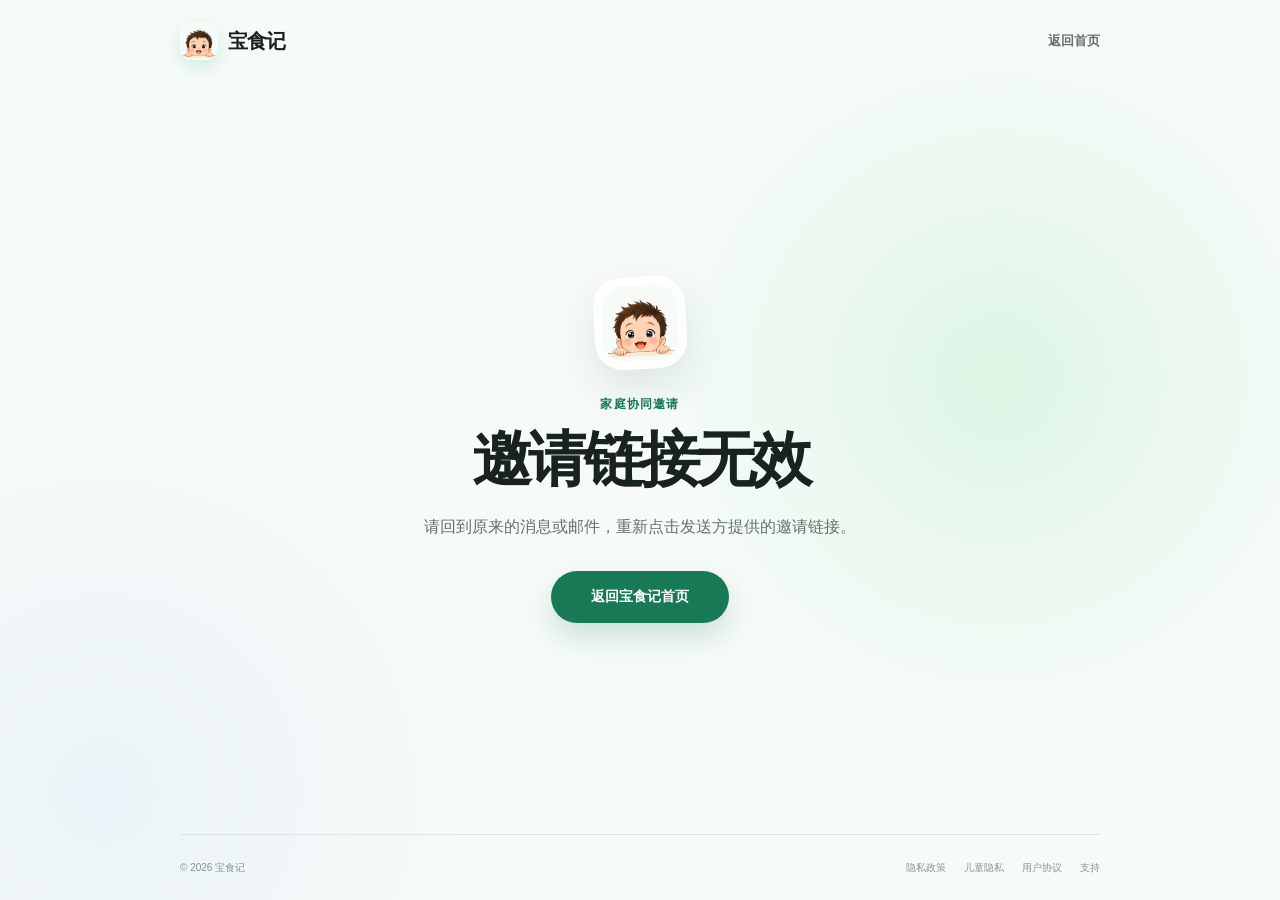
<file: public/invite.html>
<!doctype html>
<html lang="zh-CN">
<head>
  <meta charset="utf-8">
  <meta name="viewport" content="width=device-width, initial-scale=1, viewport-fit=cover">
  <meta name="theme-color" content="#f7fbf8">
  <meta name="format-detection" content="telephone=no">
  <meta name="description" content="安装宝食记，继续处理家庭协同邀请。">
  <meta property="og:type" content="website">
  <meta property="og:locale" content="zh_CN">
  <meta property="og:title" content="宝食记｜家庭协同邀请">
  <meta property="og:description" content="安装宝食记后，回到原消息再次点击邀请链接。">
  <title>宝食记｜家庭协同邀请</title>
  <link rel="icon" href="assets/app-icon.png" type="image/png">
  <link rel="apple-touch-icon" href="assets/app-icon.png">
  <link rel="stylesheet" href="homepage.css">
  <style>
    :root {
      --invite-surface: rgba(255, 255, 255, .72);
      --invite-surface-strong: rgba(255, 255, 255, .9);
      --invite-number: #dff3e7;
    }

    .invite-page {
      min-height: 100svh;
      display: grid;
      grid-template-rows: auto 1fr auto;
    }

    .invite-header,
    .invite-main,
    .invite-footer {
      width: min(920px, calc(100% - 40px));
      margin: 0 auto;
    }

    .invite-header {
      min-height: 82px;
      display: flex;
      align-items: center;
      justify-content: space-between;
    }

    .invite-brand {
      display: inline-flex;
      align-items: center;
      gap: 10px;
      color: var(--ink);
      font-size: 20px;
      font-weight: 760;
      letter-spacing: -.04em;
    }

    .invite-brand img {
      width: 38px;
      height: 38px;
      border-radius: 11px;
      box-shadow: 0 6px 18px rgba(31, 171, 111, .18);
    }

    .invite-home-link {
      color: var(--muted);
      font-size: 13px;
      font-weight: 650;
    }

    .invite-home-link:hover,
    .invite-home-link:focus-visible {
      color: var(--green);
    }

    .invite-main {
      display: grid;
      align-content: center;
      justify-items: center;
      padding: 54px 0 68px;
      text-align: center;
    }

    .invite-mark {
      width: 92px;
      height: 92px;
      margin-bottom: 27px;
      padding: 7px;
      border: 1px solid rgba(255, 255, 255, .86);
      border-radius: 28px;
      background: var(--invite-surface);
      box-shadow: 0 18px 42px rgba(34, 79, 53, .12);
      transform: rotate(-3deg);
    }

    .invite-mark img {
      width: 100%;
      height: 100%;
      border-radius: 22px;
    }

    .invite-eyebrow {
      margin: 0 0 13px;
      color: var(--green);
      font-size: 12px;
      font-weight: 760;
      letter-spacing: .1em;
    }

    .invite-title {
      max-width: 650px;
      margin: 0;
      color: var(--ink);
      font-size: clamp(36px, 6vw, 60px);
      font-weight: 780;
      line-height: 1.12;
      letter-spacing: -.065em;
    }

    .invite-description {
      max-width: 520px;
      margin: 20px auto 0;
      color: var(--muted);
      font-size: 16px;
      line-height: 1.8;
    }

    .invite-action-area {
      min-height: 56px;
      margin-top: 28px;
      display: grid;
      justify-items: center;
      align-items: center;
    }

    .invite-button {
      min-width: 178px;
      min-height: 52px;
      padding: 13px 24px;
      display: inline-flex;
      align-items: center;
      justify-content: center;
      border: 0;
      border-radius: 999px;
      background: var(--green);
      box-shadow: 0 14px 30px rgba(24, 122, 84, .2);
      color: #fff;
      font: inherit;
      font-size: 14px;
      font-weight: 760;
      cursor: pointer;
      transition: transform .18s ease, box-shadow .18s ease, background .18s ease;
    }

    .invite-button:hover,
    .invite-button:focus-visible {
      background: #126846;
      box-shadow: 0 17px 34px rgba(24, 122, 84, .26);
      transform: translateY(-1px);
    }

    .invite-button:focus-visible,
    .invite-home-link:focus-visible,
    .invite-footer a:focus-visible {
      outline: 3px solid rgba(35, 180, 119, .32);
      outline-offset: 4px;
    }

    .invite-button.is-disabled,
    .invite-button.is-disabled:hover {
      background: #98aaa0;
      box-shadow: none;
      cursor: not-allowed;
      transform: none;
    }

    .invite-action-note {
      margin: 11px 0 0;
      color: var(--muted);
      font-size: 12px;
    }

    .invite-steps {
      width: min(720px, 100%);
      margin: 52px 0 0;
      padding: 0;
      display: grid;
      grid-template-columns: repeat(3, 1fr);
      list-style: none;
      text-align: left;
    }

    .invite-step {
      padding: 0 24px;
    }

    .invite-step:first-child { padding-left: 0; }
    .invite-step:last-child { padding-right: 0; }

    .invite-step + .invite-step {
      border-left: 1px solid var(--line);
    }

    .invite-step-number {
      width: 28px;
      height: 28px;
      display: grid;
      place-items: center;
      border-radius: 50%;
      background: var(--invite-number);
      color: var(--green);
      font-size: 12px;
      font-weight: 800;
    }

    .invite-step-title {
      margin: 13px 0 5px;
      color: var(--ink);
      font-size: 14px;
      font-weight: 760;
    }

    .invite-step-description {
      margin: 0;
      color: var(--muted);
      font-size: 12px;
      line-height: 1.65;
    }

    .invite-privacy-note {
      max-width: 460px;
      margin: 30px auto 0;
      color: var(--muted);
      font-size: 12px;
      line-height: 1.65;
    }

    .invite-state[hidden] { display: none; }
    .invite-button[hidden] { display: none; }

    .invite-footer {
      min-height: 66px;
      display: flex;
      align-items: center;
      justify-content: space-between;
      border-top: 1px solid var(--line);
      color: #88948d;
      font-size: 10px;
    }

    .invite-footer nav {
      display: flex;
      flex-wrap: wrap;
      justify-content: flex-end;
      gap: 18px;
    }

    .invite-footer a:hover,
    .invite-footer a:focus-visible {
      color: var(--green);
    }

    @media (max-width: 640px) {
      .invite-header,
      .invite-main,
      .invite-footer {
        width: min(100% - 30px, 520px);
      }

      .invite-header { min-height: 68px; }

      .invite-brand { font-size: 19px; }

      .invite-brand img {
        width: 36px;
        height: 36px;
      }

      .invite-main { padding: 40px 0 48px; }

      .invite-title { font-size: clamp(36px, 11vw, 48px); }

      .invite-description {
        margin-top: 16px;
        font-size: 15px;
        line-height: 1.75;
      }

      .invite-steps {
        margin-top: 42px;
        display: block;
      }

      .invite-step,
      .invite-step:first-child,
      .invite-step:last-child {
        padding: 17px 0;
      }

      .invite-step:first-child { padding-top: 0; }
      .invite-step:last-child { padding-bottom: 0; }

      .invite-step + .invite-step {
        border-top: 1px solid var(--line);
        border-left: 0;
      }

      .invite-footer {
        min-height: 78px;
        padding: 17px 0;
        flex-direction: column;
        justify-content: center;
        gap: 9px;
      }

      .invite-footer nav {
        justify-content: center;
        gap: 8px 15px;
      }
    }

    @media (prefers-reduced-motion: reduce) {
      .invite-button { transition: none; }
    }

    @media (prefers-color-scheme: dark) {
      :root {
        --invite-surface: rgba(31, 43, 36, .82);
        --invite-surface-strong: rgba(31, 43, 36, .94);
        --invite-number: rgba(121, 216, 170, .16);
      }

      .invite-mark { border-color: rgba(70, 91, 78, .8); }
      .invite-button { color: #102218; }
      .invite-button.is-disabled,
      .invite-button.is-disabled:hover { color: #d8e2dc; }
    }
  </style>
</head>
<body>
  <div class="invite-page">
    <header class="invite-header">
      <a class="invite-brand" href="/" aria-label="宝食记首页">
        <img src="assets/app-icon.png" alt="" width="38" height="38">
        <span>宝食记</span>
      </a>
      <a class="invite-home-link" href="/">返回首页</a>
    </header>

    <main class="invite-main" id="main">
      <div class="invite-mark" aria-hidden="true">
        <img src="assets/app-icon.png" alt="">
      </div>
      <p class="invite-eyebrow">家庭协同邀请</p>

      <section class="invite-state" data-state="valid" aria-live="polite">
        <h1 class="invite-title">收到一份家庭协同邀请</h1>
        <p class="invite-description">安装宝食记后，回到发送邀请的消息，再次点击原邀请链接，就可以继续处理这份邀请。</p>

        <div class="invite-action-area">
          <a id="app-store-link" class="invite-button" href="#" hidden>下载宝食记</a>
          <button id="app-store-placeholder" class="invite-button is-disabled" type="button" disabled>App Store 上线后可下载</button>
          <p id="app-store-note" class="invite-action-note">安装完成后，请回到原消息再次点击邀请链接。</p>
        </div>

        <ol class="invite-steps" aria-label="处理邀请步骤">
          <li class="invite-step">
            <span class="invite-step-number" aria-hidden="true">1</span>
            <h2 class="invite-step-title">安装宝食记</h2>
            <p class="invite-step-description">从 App Store 下载并打开宝食记。</p>
          </li>
          <li class="invite-step">
            <span class="invite-step-number" aria-hidden="true">2</span>
            <h2 class="invite-step-title">回到原消息</h2>
            <p class="invite-step-description">回到发送邀请的消息、邮件或分享页面。</p>
          </li>
          <li class="invite-step">
            <span class="invite-step-number" aria-hidden="true">3</span>
            <h2 class="invite-step-title">再次点击邀请</h2>
            <p class="invite-step-description">在宝食记中确认是否加入家庭协同。</p>
          </li>
        </ol>

        <p class="invite-privacy-note">邀请确认会在宝食记 App 内完成，网页不会读取宝宝资料或直接加入家庭协同。</p>
      </section>

      <section class="invite-state" data-state="invalid" aria-live="polite" hidden>
        <h1 class="invite-title">邀请链接无效</h1>
        <p class="invite-description">请回到原来的消息或邮件，重新点击发送方提供的邀请链接。</p>
        <div class="invite-action-area">
          <a class="invite-button" href="/">返回宝食记首页</a>
        </div>
      </section>
    </main>

    <footer class="invite-footer">
      <span>© 2026 宝食记</span>
      <nav aria-label="规则与支持">
        <a href="privacy/">隐私政策</a>
        <a href="children-privacy/">儿童隐私</a>
        <a href="terms/">用户协议</a>
        <a href="support/">支持</a>
      </nav>
    </footer>
  </div>

  <script>
    (() => {
      // App Store 上线后，只需要替换这一处地址，不要把 share 参数拼进商店链接。
      const appStoreURL = "";
      const hasShareParameter = Boolean(new URLSearchParams(window.location.search).get("share"));
      const validState = document.querySelector('[data-state="valid"]');
      const invalidState = document.querySelector('[data-state="invalid"]');
      const appStoreLink = document.getElementById("app-store-link");
      const appStorePlaceholder = document.getElementById("app-store-placeholder");

      validState.hidden = !hasShareParameter;
      invalidState.hidden = hasShareParameter;

      if (appStoreURL) {
        appStoreLink.href = appStoreURL;
        appStoreLink.hidden = false;
        appStorePlaceholder.hidden = true;
      }
    })();
  </script>
</body>
</html>
</file>
<file: legal.css>
:root {
  color-scheme: light dark;
  --bg: #faf8ff;
  --surface: #ffffff;
  --surface-muted: #f3f1f8;
  --text: #191b22;
  --muted: #5f6068;
  --subtle: #777780;
  --border: #dedce5;
  --accent: #34785a;
  --accent-soft: #e8f3ec;
  --warning-bg: #fff8e8;
  --warning-border: #ead8aa;
}

* { box-sizing: border-box; }

html {
  min-height: 100%;
  background: var(--bg);
  scroll-behavior: smooth;
}

body {
  min-height: 100vh;
  margin: 0;
  background: var(--bg);
  color: var(--text);
  font-family: -apple-system, BlinkMacSystemFont, "SF Pro Text", "PingFang SC", "Helvetica Neue", Arial, sans-serif;
  font-size: 16px;
  line-height: 1.75;
  -webkit-font-smoothing: antialiased;
}

a { color: var(--accent); text-underline-offset: 3px; }
a:hover { text-decoration-thickness: 2px; }

.notice {
  padding: 10px 20px;
  border-bottom: 1px solid var(--warning-border);
  background: var(--warning-bg);
  color: #6d5624;
  text-align: center;
  font-size: 13px;
}

.page {
  width: min(760px, calc(100% - 40px));
  margin: 0 auto;
  padding: 44px 0 72px;
}

.eyebrow {
  display: none;
}

h1, h2, h3 { line-height: 1.35; }
h1 { margin: 0; font-size: clamp(30px, 5vw, 40px); letter-spacing: -0.025em; }
h2 { margin: 0 0 14px; font-size: 22px; letter-spacing: -0.012em; }
h3 { margin: 22px 0 8px; font-size: 17px; }
p { margin: 10px 0; }

.intro {
  max-width: 780px;
  margin: 18px 0 0;
  color: var(--muted);
  font-size: 17px;
}

.meta {
  display: grid;
  grid-template-columns: repeat(3, 1fr);
  gap: 20px;
  margin: 30px 0 0;
  padding: 18px 0;
  border-top: 1px solid var(--border);
  border-bottom: 1px solid var(--border);
}

.meta.meta-four { grid-template-columns: repeat(4, 1fr); }

.meta-card {
  padding: 0;
}

.meta-card span { display: block; color: var(--subtle); font-size: 12px; }
.meta-card strong { display: block; margin-top: 3px; font-size: 15px; }
.meta-card .value { font-size: 24px; }
.meta-card .detail { margin-top: 3px; color: var(--muted); font-size: 12px; }

.toc {
  margin: 32px 0 0;
  padding: 0 0 28px;
  border-bottom: 1px solid var(--border);
}

.toc strong { display: block; margin-bottom: 8px; }
.toc ol { columns: 2; margin: 0; padding-left: 22px; }
.toc li { break-inside: avoid; padding: 2px 8px 2px 0; }

.section {
  margin-top: 32px;
  padding: 0 0 32px;
  border-bottom: 1px solid var(--border);
}

.section ul, .section ol { padding-left: 22px; }
.section li + li { margin-top: 8px; }

.section-heading {
  display: flex;
  align-items: end;
  justify-content: space-between;
  gap: 16px;
  margin-bottom: 14px;
}

.section-heading h2 { margin-bottom: 0; }
.section-heading p { margin: 0; color: var(--subtle); font-size: 13px; }

.callout {
  margin: 18px 0;
  padding: 14px 16px;
  border-left: 4px solid var(--accent);
  border-radius: 4px 12px 12px 4px;
  background: var(--accent-soft);
}

.table-wrap {
  overflow-x: auto;
  margin: 16px 0;
  border: 1px solid var(--border);
  border-radius: 10px;
  background: var(--surface);
}
table { width: 100%; min-width: 720px; border-collapse: collapse; font-size: 14px; }
th, td { padding: 12px 14px; border-bottom: 1px solid var(--border); text-align: left; vertical-align: top; }
th { background: var(--surface-muted); font-weight: 700; }
tr:last-child td { border-bottom: 0; }

.sdk-table table { min-width: 980px; table-layout: fixed; }
.sdk-table th, .sdk-table td { border-right: 1px solid var(--border); overflow-wrap: anywhere; }
.sdk-table th:last-child, .sdk-table td:last-child { border-right: 0; }
.sdk-table td { color: var(--muted); font-size: 13px; }
.sdk-table td:first-child { color: var(--text); font-weight: 700; }
.sdk-table th:nth-child(1) { width: 12%; }
.sdk-table th:nth-child(2) { width: 12%; }
.sdk-table th:nth-child(3) { width: 12%; }
.sdk-table th:nth-child(4) { width: 13%; }
.sdk-table th:nth-child(5) { width: 15%; }
.sdk-table th:nth-child(6) { width: 12%; }
.sdk-table th:nth-child(7) { width: 8%; }
.sdk-table th:nth-child(8) { width: 6%; }
.sdk-table th:nth-child(9) { width: 10%; }

.system-list {
  display: grid;
  grid-template-columns: repeat(2, 1fr);
  gap: 12px;
}

.system-item {
  padding: 17px 18px;
  border: 1px solid var(--border);
  border-radius: 14px;
  background: var(--surface-muted);
}

.system-item h3 { margin: 0 0 4px; font-size: 15px; }
.system-item p { margin: 0; color: var(--muted); font-size: 13px; }

.badge {
  display: inline-block;
  margin-left: 6px;
  padding: 1px 7px;
  border-radius: 99px;
  background: var(--accent-soft);
  color: var(--accent);
  font-size: 11px;
  font-weight: 700;
  vertical-align: 2px;
}

.legal-nav {
  display: flex;
  flex-wrap: wrap;
  gap: 8px 18px;
  margin-top: 24px;
  padding-top: 18px;
  border-top: 1px solid var(--border);
  font-size: 14px;
}

.footnote {
  margin-top: 28px;
  padding: 22px 4px 0;
  border-top: 1px solid var(--border);
  color: var(--muted);
  font-size: 13px;
}

@media (prefers-color-scheme: dark) {
  :root {
    --bg: #121318;
    --surface: #181a20;
    --surface-muted: #202229;
    --text: #ece2ec;
    --muted: #c3bbc4;
    --subtle: #a49ca6;
    --border: #393740;
    --accent: #8ed0ad;
    --accent-soft: #213b2d;
    --warning-bg: #302817;
    --warning-border: #5e4b25;
  }

  .notice { color: #ead399; }
}

@media (max-width: 680px) {
  .notice { padding: 9px 14px; text-align: left; }
  .page { width: min(100% - 36px, 760px); padding: 30px 0 52px; }
  .meta, .meta.meta-four, .system-list { grid-template-columns: 1fr; }
  .meta { gap: 0; }
  .meta-card { padding: 10px 0; }
  .meta-card + .meta-card { border-top: 1px solid var(--border); }
  .toc ol { columns: 1; }
  .section-heading { display: block; }
  .section-heading p { margin-top: 5px; }
  .sdk-table { overflow: visible; border: 0; background: transparent; box-shadow: none; }
  .sdk-table table,
  .sdk-table thead,
  .sdk-table tbody,
  .sdk-table tr,
  .sdk-table th,
  .sdk-table td { display: block; min-width: 0; }
  .sdk-table table { width: 100%; }
  .sdk-table thead { display: none; }
  .sdk-table tr {
    margin-bottom: 12px;
    overflow: hidden;
    border: 1px solid var(--border);
    border-radius: 14px;
    background: var(--surface);
  }
  .sdk-table td {
    display: grid;
    grid-template-columns: 92px minmax(0, 1fr);
    gap: 12px;
    padding: 11px 14px;
    border-right: 0;
  }
  .sdk-table td::before { content: attr(data-label); color: var(--subtle); font-size: 12px; }
  .sdk-table td:first-child { display: block; padding: 15px 14px 10px; background: var(--surface-muted); font-size: 15px; }
  .sdk-table td:first-child::before { display: none; }
  h2 { font-size: 21px; }
}

@media print {
  body { background: #fff; color: #000; }
  .notice { display: none; }
  .page { width: 100%; padding: 0; }
  .section, .meta-card { break-inside: avoid; }
}
</file>
<file: public/homepage.css>
:root {
  color-scheme: light;
  --bg: #f7fbf8;
  --surface: #ffffff;
  --ink: #19231e;
  --muted: #647169;
  --line: #dce8df;
  --green: #187a54;
  --green-bright: #23b477;
  --green-soft: #dff3e7;
  --shadow: 0 30px 80px rgba(28, 83, 51, .17);
}

* { box-sizing: border-box; }

html, body { min-height: 100%; }

body {
  margin: 0;
  background:
    radial-gradient(circle at 78% 42%, rgba(190, 237, 207, .46), transparent 31%),
    radial-gradient(circle at 8% 88%, rgba(212, 227, 248, .32), transparent 28%),
    var(--bg);
  color: var(--ink);
  font-family: Inter, ui-sans-serif, -apple-system, BlinkMacSystemFont, "SF Pro Text", "PingFang SC", "Microsoft YaHei", sans-serif;
  -webkit-font-smoothing: antialiased;
}

a { color: inherit; text-decoration: none; }
img { display: block; max-width: 100%; }

.skip-link {
  position: fixed;
  top: -100px;
  left: 16px;
  z-index: 100;
  padding: 10px 16px;
  border-radius: 10px;
  background: var(--ink);
  color: white;
}

.skip-link:focus { top: 16px; }

.page-shell {
  width: min(1180px, calc(100% - 48px));
  min-height: 100svh;
  margin: 0 auto;
  display: grid;
  grid-template-rows: auto 1fr auto;
}

.site-header {
  height: 82px;
  display: flex;
  align-items: center;
  justify-content: space-between;
}

.brand {
  display: inline-flex;
  align-items: center;
  gap: 12px;
  font-size: 21px;
  font-weight: 760;
  letter-spacing: -.04em;
}

.brand img {
  border-radius: 12px;
  box-shadow: 0 6px 18px rgba(31, 171, 111, .19);
}

.site-header nav { display: flex; gap: 28px; }

.site-header nav a {
  color: #536159;
  font-size: 13px;
  font-weight: 650;
  transition: color .2s ease;
}

.site-header nav a:hover { color: var(--green); }

.hero {
  min-height: 0;
  padding: 32px 0 40px;
  display: grid;
  grid-template-columns: minmax(0, 1.03fr) minmax(400px, .82fr);
  align-items: center;
  gap: 80px;
}

.hero-copy { max-width: 640px; }

.eyebrow {
  margin: 0 0 21px;
  display: inline-flex;
  align-items: center;
  gap: 10px;
  color: var(--green);
  font-size: 12px;
  font-weight: 760;
  letter-spacing: .08em;
}

.eyebrow span {
  width: 7px;
  height: 7px;
  border-radius: 50%;
  background: var(--green-bright);
  box-shadow: 0 0 0 5px rgba(35, 180, 119, .12);
}

h1 {
  margin: 0 0 25px;
  font-size: clamp(52px, 6.5vw, 82px);
  font-weight: 780;
  line-height: 1.06;
  letter-spacing: -.07em;
}

h1 em { color: var(--green); font-style: normal; }

.lede {
  max-width: 590px;
  margin: 0;
  color: var(--muted);
  font-size: 17px;
  line-height: 1.85;
}

.actions {
  margin-top: 30px;
  display: flex;
  align-items: center;
  gap: 18px;
}

.primary-action {
  min-height: 54px;
  padding: 8px 21px 8px 17px;
  display: inline-flex;
  align-items: center;
  gap: 12px;
  border-radius: 999px;
  background: var(--green);
  color: white;
  box-shadow: 0 14px 30px rgba(24, 122, 84, .22);
}

.primary-action .apple {
  width: 24px;
  height: 24px;
  display: grid;
  place-items: center;
  border-radius: 50%;
  background: rgba(255, 255, 255, .16);
  font-size: 7px;
}

.primary-action small, .primary-action strong { display: block; }
.primary-action small { opacity: .72; font-size: 8px; line-height: 1.2; }
.primary-action strong { font-size: 13px; line-height: 1.35; }

.secondary-action {
  display: inline-flex;
  gap: 10px;
  color: var(--green);
  font-size: 13px;
  font-weight: 730;
}

.secondary-action span { transition: transform .2s ease; }
.secondary-action:hover span { transform: translateX(4px); }

.facts {
  width: 100%;
  max-width: 590px;
  margin: 37px 0 0;
  display: flex;
  gap: 0;
}

.facts div { min-width: 0; flex: 1; padding: 0 25px; }
.facts div:first-child { padding-left: 0; }
.facts div + div { border-left: 1px solid var(--line); }
.facts dt { font-size: 14px; font-weight: 760; letter-spacing: -.02em; }
.facts dd { margin: 2px 0 0; color: #89958e; font-size: 10px; }

.brand-visual {
  position: relative;
  min-height: 500px;
  display: grid;
  place-items: center;
}

.halo {
  position: absolute;
  border-radius: 50%;
  pointer-events: none;
}

.halo-outer {
  width: 470px;
  height: 470px;
  border: 1px solid rgba(43, 139, 91, .13);
}

.halo-inner {
  width: 350px;
  height: 350px;
  border: 1px dashed rgba(43, 139, 91, .19);
  background: rgba(255, 255, 255, .2);
}

.icon-card {
  position: relative;
  z-index: 2;
  width: 280px;
  padding: 13px;
  border: 1px solid rgba(255, 255, 255, .8);
  border-radius: 66px;
  background: rgba(255, 255, 255, .46);
  box-shadow: var(--shadow);
  backdrop-filter: blur(12px);
  transform: rotate(2deg);
}

.icon-card img { border-radius: 54px; }

.feature-tag {
  position: absolute;
  z-index: 3;
  padding: 9px 15px;
  border: 1px solid rgba(211, 226, 216, .9);
  border-radius: 999px;
  background: rgba(255, 255, 255, .88);
  box-shadow: 0 12px 28px rgba(34, 79, 53, .1);
  color: #59675f;
  font-size: 11px;
  font-weight: 720;
  backdrop-filter: blur(10px);
}

.tag-feeding { top: 88px; left: 17px; }
.tag-sleep { top: 123px; right: 1px; }
.tag-growth { bottom: 84px; right: 20px; }
.tag-diaper { bottom: 113px; left: 0; }

.site-footer {
  min-height: 66px;
  display: flex;
  align-items: center;
  justify-content: space-between;
  border-top: 1px solid var(--line);
  color: #88948d;
  font-size: 10px;
}

.site-footer nav { display: flex; flex-wrap: wrap; justify-content: flex-end; gap: 19px; }
.site-footer a { transition: color .2s ease; }
.site-footer a:hover { color: var(--green); }

@media (prefers-reduced-motion: no-preference) {
  .icon-card { animation: breathe 6s ease-in-out infinite; }
  @keyframes breathe { 0%, 100% { transform: rotate(2deg) translateY(0); } 50% { transform: rotate(1deg) translateY(-8px); } }
}

@media (max-width: 900px) {
  .page-shell { width: min(100% - 36px, 720px); }
  .hero { padding: 46px 0 54px; grid-template-columns: 1fr; gap: 24px; text-align: center; }
  .hero-copy { margin: 0 auto; }
  .eyebrow, .actions, .facts { justify-content: center; }
  .lede { margin: 0 auto; }
  .brand-visual { min-height: 330px; }
  .halo-outer { width: 330px; height: 330px; }
  .halo-inner { width: 250px; height: 250px; }
  .icon-card { width: 190px; padding: 9px; border-radius: 46px; }
  .icon-card img { border-radius: 39px; }
  .feature-tag { padding: 7px 12px; font-size: 9px; }
  .tag-feeding { top: 30px; left: 14%; }
  .tag-sleep { top: 72px; right: 12%; }
  .tag-growth { bottom: 36px; right: 15%; }
  .tag-diaper { bottom: 71px; left: 12%; }
}

@media (max-width: 560px) {
  .page-shell { width: min(100% - 30px, 720px); }
  .site-header { height: 68px; }
  .brand { font-size: 19px; }
  .brand img { width: 36px; height: 36px; }
  .site-header nav { gap: 18px; }
  .hero { padding: 35px 0 38px; }
  h1 { font-size: clamp(45px, 13.5vw, 60px); }
  .lede { font-size: 15px; line-height: 1.75; }
  .actions { margin-top: 25px; flex-direction: column; gap: 14px; }
  .facts { margin-top: 30px; }
  .facts div { min-width: 0; flex: 1; padding: 0 12px; }
  .facts dt { font-size: 12px; }
  .brand-visual { min-height: 285px; }
  .halo-outer { width: 280px; height: 280px; }
  .halo-inner { width: 210px; height: 210px; }
  .icon-card { width: 165px; border-radius: 40px; }
  .icon-card img { border-radius: 33px; }
  .tag-feeding { left: 3%; }
  .tag-sleep { right: 2%; }
  .tag-growth { right: 4%; }
  .tag-diaper { left: 2%; }
  .site-footer { padding: 18px 0; flex-direction: column; justify-content: center; gap: 8px; }
  .site-footer nav { justify-content: center; gap: 8px 15px; }
}

@media (max-height: 720px) and (min-width: 901px) {
  .site-header { height: 68px; }
  .hero { padding: 15px 0 22px; }
  h1 { font-size: clamp(50px, 5.6vw, 70px); }
  .brand-visual { min-height: 420px; transform: scale(.88); }
  .facts { margin-top: 26px; }
  .site-footer { min-height: 54px; }
}

@media (prefers-color-scheme: dark) {
  :root {
    color-scheme: dark;
    --bg: #121814;
    --surface: #1b241f;
    --ink: #e8f0eb;
    --muted: #a8b5ad;
    --line: #2c3a32;
    --green: #79d8aa;
    --green-bright: #6dd6a4;
    --shadow: 0 30px 80px rgba(0, 0, 0, .32);
  }

  body {
    background:
      radial-gradient(circle at 78% 42%, rgba(35, 105, 70, .34), transparent 31%),
      radial-gradient(circle at 8% 88%, rgba(43, 66, 97, .24), transparent 28%),
      var(--bg);
  }

  .site-header nav a { color: #b1bdb5; }
  .primary-action { color: #102218; background: #79d8aa; }
  .icon-card, .feature-tag { border-color: rgba(70, 91, 78, .8); background: rgba(31, 43, 36, .8); }
  .feature-tag { color: #c5d0c9; }
  .halo-inner { background: rgba(255, 255, 255, .02); }
}
</file>
<file: public/legal.css>
:root {
  color-scheme: light dark;
  --bg: #faf8ff;
  --surface: #ffffff;
  --surface-muted: #f3f1f8;
  --text: #191b22;
  --muted: #5f6068;
  --subtle: #777780;
  --border: #dedce5;
  --accent: #34785a;
  --accent-soft: #e8f3ec;
  --warning-bg: #fff8e8;
  --warning-border: #ead8aa;
}

* { box-sizing: border-box; }

html {
  min-height: 100%;
  background: var(--bg);
  scroll-behavior: smooth;
}

body {
  min-height: 100vh;
  margin: 0;
  background: var(--bg);
  color: var(--text);
  font-family: -apple-system, BlinkMacSystemFont, "SF Pro Text", "PingFang SC", "Helvetica Neue", Arial, sans-serif;
  font-size: 16px;
  line-height: 1.75;
  -webkit-font-smoothing: antialiased;
}

a { color: var(--accent); text-underline-offset: 3px; }
a:hover { text-decoration-thickness: 2px; }

.notice {
  padding: 10px 20px;
  border-bottom: 1px solid var(--warning-border);
  background: var(--warning-bg);
  color: #6d5624;
  text-align: center;
  font-size: 13px;
}

.page {
  width: min(760px, calc(100% - 40px));
  margin: 0 auto;
  padding: 44px 0 72px;
}

.eyebrow {
  display: none;
}

h1, h2, h3 { line-height: 1.35; }
h1 { margin: 0; font-size: clamp(30px, 5vw, 40px); letter-spacing: -0.025em; }
h2 { margin: 0 0 14px; font-size: 22px; letter-spacing: -0.012em; }
h3 { margin: 22px 0 8px; font-size: 17px; }
p { margin: 10px 0; }

.intro {
  max-width: 780px;
  margin: 18px 0 0;
  color: var(--muted);
  font-size: 17px;
}

.meta {
  display: grid;
  grid-template-columns: repeat(3, 1fr);
  gap: 20px;
  margin: 30px 0 0;
  padding: 18px 0;
  border-top: 1px solid var(--border);
  border-bottom: 1px solid var(--border);
}

.meta.meta-four { grid-template-columns: repeat(4, 1fr); }

.meta-card {
  padding: 0;
}

.meta-card span { display: block; color: var(--subtle); font-size: 12px; }
.meta-card strong { display: block; margin-top: 3px; font-size: 15px; }
.meta-card .value { font-size: 24px; }
.meta-card .detail { margin-top: 3px; color: var(--muted); font-size: 12px; }

.toc {
  margin: 32px 0 0;
  padding: 0 0 28px;
  border-bottom: 1px solid var(--border);
}

.toc strong { display: block; margin-bottom: 8px; }
.toc ol { columns: 2; margin: 0; padding-left: 22px; }
.toc li { break-inside: avoid; padding: 2px 8px 2px 0; }

.section {
  margin-top: 32px;
  padding: 0 0 32px;
  border-bottom: 1px solid var(--border);
}

.section ul, .section ol { padding-left: 22px; }
.section li + li { margin-top: 8px; }

.section-heading {
  display: flex;
  align-items: end;
  justify-content: space-between;
  gap: 16px;
  margin-bottom: 14px;
}

.section-heading h2 { margin-bottom: 0; }
.section-heading p { margin: 0; color: var(--subtle); font-size: 13px; }

.callout {
  margin: 18px 0;
  padding: 14px 16px;
  border-left: 4px solid var(--accent);
  border-radius: 4px 12px 12px 4px;
  background: var(--accent-soft);
}

.table-wrap {
  overflow-x: auto;
  margin: 16px 0;
  border: 1px solid var(--border);
  border-radius: 10px;
  background: var(--surface);
}
table { width: 100%; min-width: 720px; border-collapse: collapse; font-size: 14px; }
th, td { padding: 12px 14px; border-bottom: 1px solid var(--border); text-align: left; vertical-align: top; }
th { background: var(--surface-muted); font-weight: 700; }
tr:last-child td { border-bottom: 0; }

.sdk-table table { min-width: 980px; table-layout: fixed; }
.sdk-table th, .sdk-table td { border-right: 1px solid var(--border); overflow-wrap: anywhere; }
.sdk-table th:last-child, .sdk-table td:last-child { border-right: 0; }
.sdk-table td { color: var(--muted); font-size: 13px; }
.sdk-table td:first-child { color: var(--text); font-weight: 700; }
.sdk-table th:nth-child(1) { width: 12%; }
.sdk-table th:nth-child(2) { width: 12%; }
.sdk-table th:nth-child(3) { width: 12%; }
.sdk-table th:nth-child(4) { width: 13%; }
.sdk-table th:nth-child(5) { width: 15%; }
.sdk-table th:nth-child(6) { width: 12%; }
.sdk-table th:nth-child(7) { width: 8%; }
.sdk-table th:nth-child(8) { width: 6%; }
.sdk-table th:nth-child(9) { width: 10%; }

.system-list {
  display: grid;
  grid-template-columns: repeat(2, 1fr);
  gap: 12px;
}

.system-item {
  padding: 17px 18px;
  border: 1px solid var(--border);
  border-radius: 14px;
  background: var(--surface-muted);
}

.system-item h3 { margin: 0 0 4px; font-size: 15px; }
.system-item p { margin: 0; color: var(--muted); font-size: 13px; }

.badge {
  display: inline-block;
  margin-left: 6px;
  padding: 1px 7px;
  border-radius: 99px;
  background: var(--accent-soft);
  color: var(--accent);
  font-size: 11px;
  font-weight: 700;
  vertical-align: 2px;
}

.legal-nav {
  display: flex;
  flex-wrap: wrap;
  gap: 8px 18px;
  margin-top: 24px;
  padding-top: 18px;
  border-top: 1px solid var(--border);
  font-size: 14px;
}

.footnote {
  margin-top: 28px;
  padding: 22px 4px 0;
  border-top: 1px solid var(--border);
  color: var(--muted);
  font-size: 13px;
}

@media (prefers-color-scheme: dark) {
  :root {
    --bg: #121318;
    --surface: #181a20;
    --surface-muted: #202229;
    --text: #ece2ec;
    --muted: #c3bbc4;
    --subtle: #a49ca6;
    --border: #393740;
    --accent: #8ed0ad;
    --accent-soft: #213b2d;
    --warning-bg: #302817;
    --warning-border: #5e4b25;
  }

  .notice { color: #ead399; }
}

@media (max-width: 680px) {
  .notice { padding: 9px 14px; text-align: left; }
  .page { width: min(100% - 36px, 760px); padding: 30px 0 52px; }
  .meta, .meta.meta-four, .system-list { grid-template-columns: 1fr; }
  .meta { gap: 0; }
  .meta-card { padding: 10px 0; }
  .meta-card + .meta-card { border-top: 1px solid var(--border); }
  .toc ol { columns: 1; }
  .section-heading { display: block; }
  .section-heading p { margin-top: 5px; }
  .sdk-table { overflow: visible; border: 0; background: transparent; box-shadow: none; }
  .sdk-table table,
  .sdk-table thead,
  .sdk-table tbody,
  .sdk-table tr,
  .sdk-table th,
  .sdk-table td { display: block; min-width: 0; }
  .sdk-table table { width: 100%; }
  .sdk-table thead { display: none; }
  .sdk-table tr {
    margin-bottom: 12px;
    overflow: hidden;
    border: 1px solid var(--border);
    border-radius: 14px;
    background: var(--surface);
  }
  .sdk-table td {
    display: grid;
    grid-template-columns: 92px minmax(0, 1fr);
    gap: 12px;
    padding: 11px 14px;
    border-right: 0;
  }
  .sdk-table td::before { content: attr(data-label); color: var(--subtle); font-size: 12px; }
  .sdk-table td:first-child { display: block; padding: 15px 14px 10px; background: var(--surface-muted); font-size: 15px; }
  .sdk-table td:first-child::before { display: none; }
  h2 { font-size: 21px; }
}

@media print {
  body { background: #fff; color: #000; }
  .notice { display: none; }
  .page { width: 100%; padding: 0; }
  .section, .meta-card { break-inside: avoid; }
}
</file>
